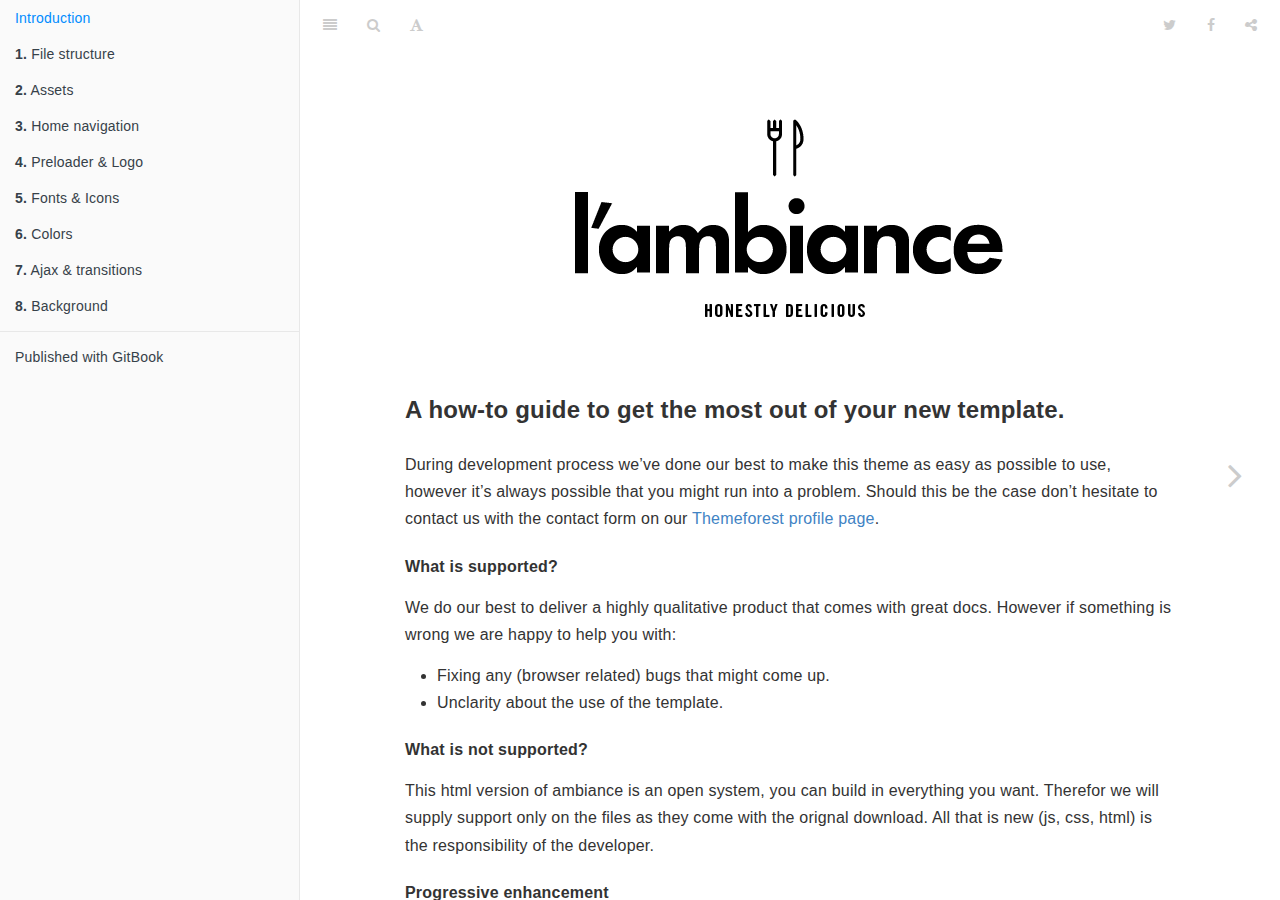
<file: ambiance/docs/index.html>
<!DOCTYPE HTML>
<html lang="en" >
    
    <head>
        
        <meta charset="UTF-8">
        <meta http-equiv="X-UA-Compatible" content="IE=edge" />
        <title>Introduction | A how-to guide to get the most out of your new template.</title>
        <meta content="text/html; charset=utf-8" http-equiv="Content-Type">
        <meta name="description" content="">
        <meta name="generator" content="GitBook 2.6.6">
        
        
        <meta name="HandheldFriendly" content="true"/>
        <meta name="viewport" content="width=device-width, initial-scale=1, user-scalable=no">
        <meta name="apple-mobile-web-app-capable" content="yes">
        <meta name="apple-mobile-web-app-status-bar-style" content="black">
        <link rel="apple-touch-icon-precomposed" sizes="152x152" href="gitbook/images/apple-touch-icon-precomposed-152.png">
        <link rel="shortcut icon" href="gitbook/images/favicon.ico" type="image/x-icon">
        
    <link rel="stylesheet" href="gitbook/style.css">
    
        
        <link rel="stylesheet" href="gitbook/plugins/gitbook-plugin-highlight/website.css">
        
    
        
        <link rel="stylesheet" href="gitbook/plugins/gitbook-plugin-search/search.css">
        
    
        
        <link rel="stylesheet" href="gitbook/plugins/gitbook-plugin-fontsettings/website.css">
        
    
    

        
    
    
    <link rel="next" href="./filestructure.html" />
    
    

        
    </head>
    <body>
        
        
    <div class="book"
        data-level="0"
        data-chapter-title="Introduction"
        data-filepath="readme.md"
        data-basepath="."
        data-revision="Wed Oct 19 2016 21:02:16 GMT+0200 (CEST)"
        data-innerlanguage="">
    

<div class="book-summary">
    <nav role="navigation">
        <ul class="summary">
            
            
            
            

            

            
    
        <li class="chapter active" data-level="0" data-path="index.html">
            
                
                    <a href="./index.html">
                
                        <i class="fa fa-check"></i>
                        
                        Introduction
                    </a>
            
            
        </li>
    
        <li class="chapter " data-level="1" data-path="filestructure.html">
            
                
                    <a href="./filestructure.html">
                
                        <i class="fa fa-check"></i>
                        
                            <b>1.</b>
                        
                        File structure
                    </a>
            
            
        </li>
    
        <li class="chapter " data-level="2" data-path="assets.html">
            
                
                    <a href="./assets.html">
                
                        <i class="fa fa-check"></i>
                        
                            <b>2.</b>
                        
                        Assets
                    </a>
            
            
        </li>
    
        <li class="chapter " data-level="3" data-path="homenavigation.html">
            
                
                    <a href="./homenavigation.html">
                
                        <i class="fa fa-check"></i>
                        
                            <b>3.</b>
                        
                        Home navigation
                    </a>
            
            
        </li>
    
        <li class="chapter " data-level="4" data-path="preloaderlogo.html">
            
                
                    <a href="./preloaderlogo.html">
                
                        <i class="fa fa-check"></i>
                        
                            <b>4.</b>
                        
                        Preloader &amp; Logo
                    </a>
            
            
        </li>
    
        <li class="chapter " data-level="5" data-path="fontsicons.html">
            
                
                    <a href="./fontsicons.html">
                
                        <i class="fa fa-check"></i>
                        
                            <b>5.</b>
                        
                        Fonts &amp; Icons
                    </a>
            
            
        </li>
    
        <li class="chapter " data-level="6" data-path="colors.html">
            
                
                    <a href="./colors.html">
                
                        <i class="fa fa-check"></i>
                        
                            <b>6.</b>
                        
                        Colors
                    </a>
            
            
        </li>
    
        <li class="chapter " data-level="7" data-path="ajax.html">
            
                
                    <a href="./ajax.html">
                
                        <i class="fa fa-check"></i>
                        
                            <b>7.</b>
                        
                        Ajax &amp; transitions
                    </a>
            
            
        </li>
    
        <li class="chapter " data-level="8" data-path="background.html">
            
                
                    <a href="./background.html">
                
                        <i class="fa fa-check"></i>
                        
                            <b>8.</b>
                        
                        Background
                    </a>
            
            
        </li>
    


            
            <li class="divider"></li>
            <li>
                <a href="https://www.gitbook.com" target="blank" class="gitbook-link">
                    Published with GitBook
                </a>
            </li>
            
        </ul>
    </nav>
</div>

    <div class="book-body">
        <div class="body-inner">
            <div class="book-header" role="navigation">
    <!-- Actions Left -->
    

    <!-- Title -->
    <h1>
        <i class="fa fa-circle-o-notch fa-spin"></i>
        <a href="./" >A how-to guide to get the most out of your new template.</a>
    </h1>
</div>

            <div class="page-wrapper" tabindex="-1" role="main">
                <div class="page-inner">
                
                
                    <section class="normal" id="section-">
                    
                        <p><img src="images/logo.png" alt=""></p>
<h3 id="a-howto-guide-to-get-the-most-out-of-your-new-template">A how-to guide to get the most out of your new template.</h3>
<p>During development process we&#x2019;ve done our best to make this theme as easy as possible to use, however it&#x2019;s always possible that you might run into a problem. Should this be the case don&#x2019;t hesitate to contact us with the contact form on our <a href="http://themeforest.net/user/StudioVagebond" target="_blank">Themeforest profile page</a>.</p>
<h5 id="what-is-supported">What is supported?</h5>
<p>We do our best to deliver a highly qualitative product that comes with great docs. However if something is wrong we are happy to help you with:</p>
<ul>
<li>Fixing any (browser related) bugs that might come up.</li>
<li>Unclarity about the use of the template.</li>
</ul>
<h5 id="what-is-not-supported">What is not supported?</h5>
<p>This html version of ambiance is an open system, you can build in everything you want. Therefor we will supply support only on the files as they come with the orignal download. All that is new (js, css, html) is the responsibility of the developer.</p>
<h5 id="progressive-enhancement">Progressive enhancement</h5>
<p>Nowadays there are many different devices and browsers out there. We guarantee this website to work from IE9 onwards. Next to that we check what features are available on the client and use them accordingly. Transitions supported? Show slick animation on a mouseover. Fullscreen video supported? Show it. Javascript? Use ajax to load screens. And so on.</p>
<h5 id="gracefully-degradable">Gracefully degradable</h5>
<p>The same thing goes the other way around. We aim to use the best solutions but if it&apos;s not available we use the next best thing.</p>

                    
                    </section>
                
                
                </div>
            </div>
        </div>

        
        
        <a href="./filestructure.html" class="navigation navigation-next navigation-unique" aria-label="Next page: File structure"><i class="fa fa-angle-right"></i></a>
        
    </div>
</div>

        
<script src="gitbook/app.js"></script>

    
    <script src="gitbook/plugins/gitbook-plugin-search/lunr.min.js"></script>
    

    
    <script src="gitbook/plugins/gitbook-plugin-search/search.js"></script>
    

    
    <script src="gitbook/plugins/gitbook-plugin-sharing/buttons.js"></script>
    

    
    <script src="gitbook/plugins/gitbook-plugin-fontsettings/buttons.js"></script>
    

<script>
require(["gitbook"], function(gitbook) {
    var config = {"highlight":{},"search":{"maxIndexSize":1000000},"sharing":{"facebook":true,"twitter":true,"google":false,"weibo":false,"instapaper":false,"vk":false,"all":["facebook","google","twitter","weibo","instapaper"]},"fontsettings":{"theme":"white","family":"sans","size":2}};
    gitbook.start(config);
});
</script>

        
    </body>
    
</html>
</file>
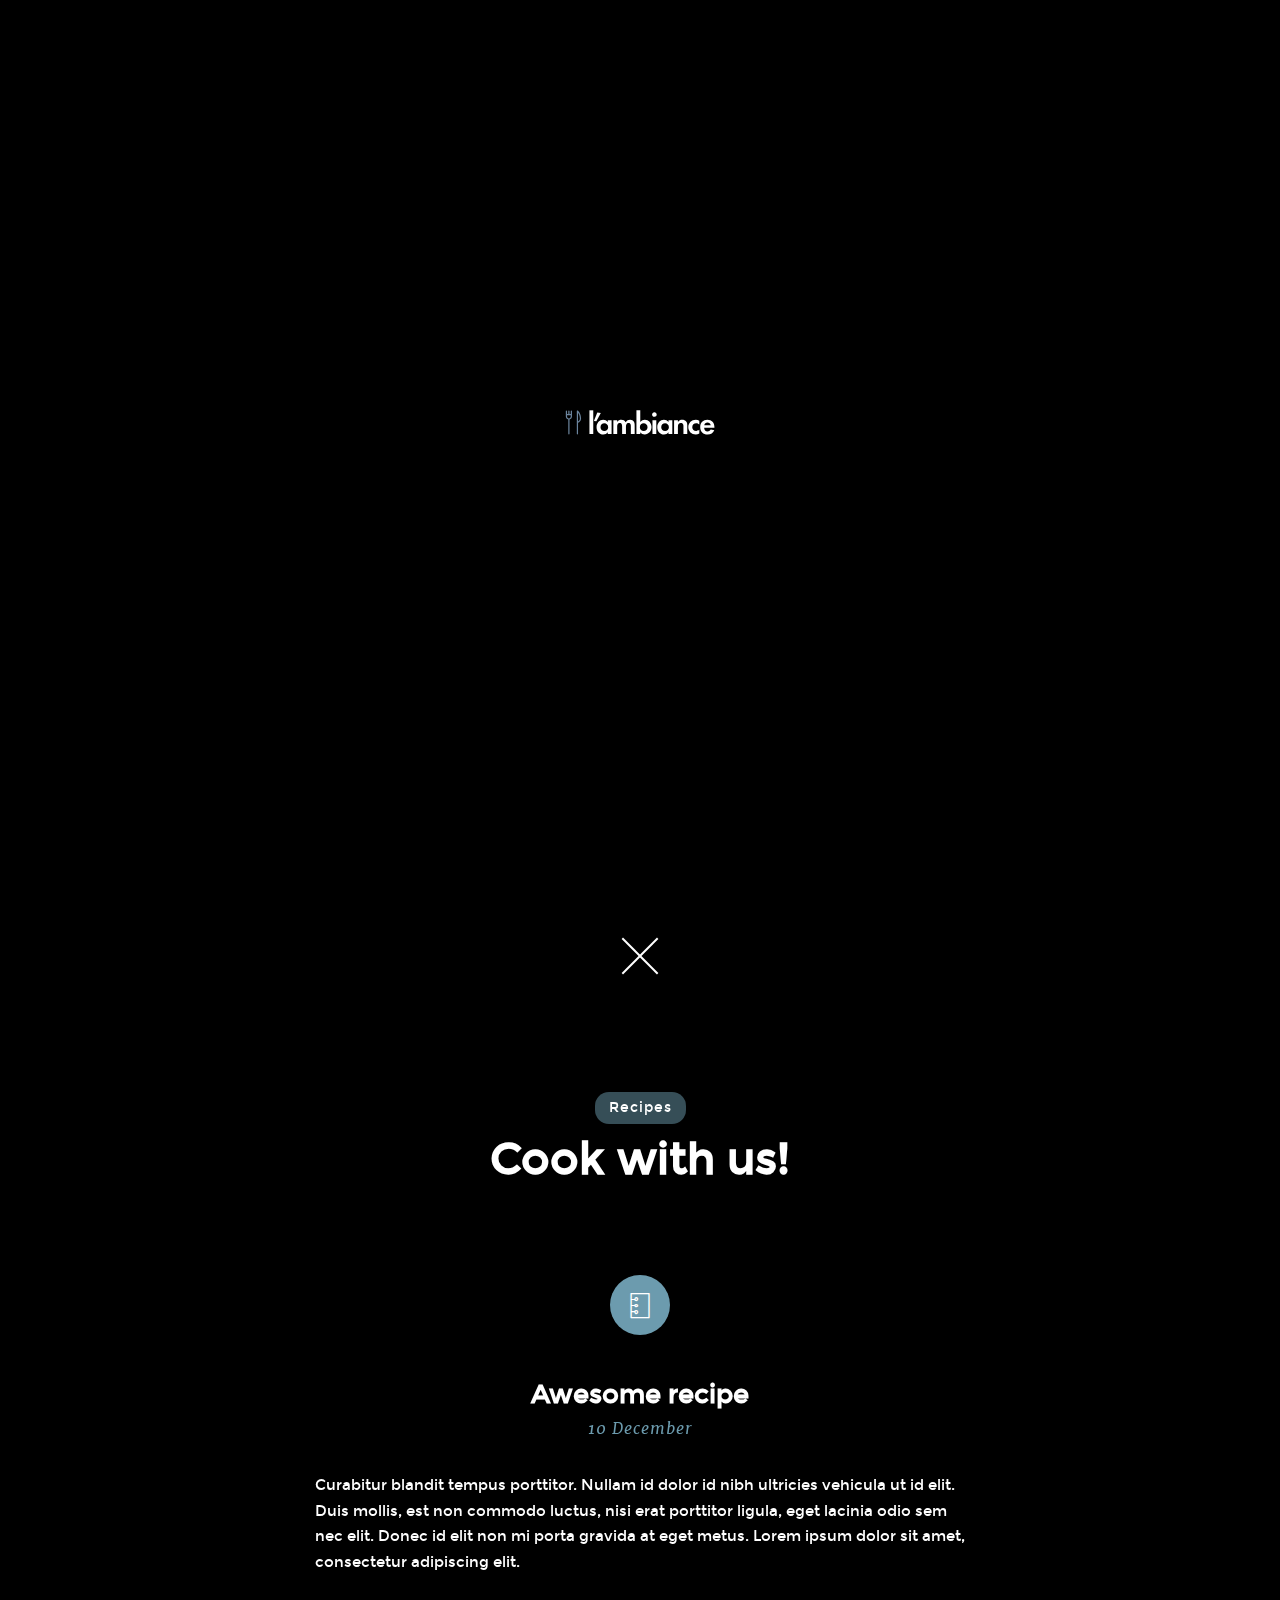
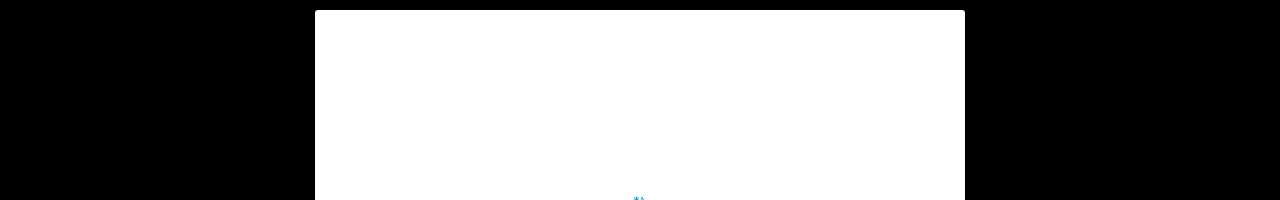
<file: ambiance/awesome_recipe.html>
<!DOCTYPE html>
<html lang="en">

<head>
    <meta charset="UTF-8">
    <title>Awesome recipe &middot; L'ambiance</title>

    <!-- mobile setup -->
    <meta name="viewport" content="width=device-width, initial-scale=1.0, maximum-scale=1.0, user-scalable=0" />
    <meta name="apple-mobile-web-app-title" content="L'ambiance" />

    <!-- stylesheet -->
    <link rel="stylesheet" href="./assets/css/style.css">

    <!-- Page description -->
    <meta name="description" content="">

    <!-- Facebook -->
    <meta property="og:title" content="Awesome recipe" />
    <meta property="og:type" content="article" />
    <meta property="og:url" content="./awesome_recipe.html/" />
    <meta property="og:description" content="" />

    <!-- Twitter -->
    <meta name="twitter:title" content="Awesome recipe" />
    <meta name="twitter:description" content="" />
    <!-- Favicons -->
    <link rel="apple-touch-icon" sizes="72x72" href="./assets/img/favicons/apple-touch-icon-72x72.png">
    <link rel="apple-touch-icon" sizes="120x120" href="./assets/img/favicons/apple-touch-icon-120x120.png">
    <link rel="apple-touch-icon" sizes="152x152" href="./assets/img/favicons/apple-touch-icon-152x152.png">
    <link rel="icon" type="image/png" href="./assets/img/favicons/favicon.png" sizes="96x96">

</head>

<body>

    <!-- Top shadow -->
    <div class="shadow"></div>
    <!-- end top shadow -->

    <!-- The splash screen -->
    <div id="splash">
        <div class="loader">
            <img class="splash-logo" src="./assets/img/logo/logo.svg" />
            <div class="line"></div>
        </div>
    </div>
    <!-- End of splash screen -->

    <div id="wrapper">
        <!-- main content -->
        <main>
            <!-- The header for content -->
            <header class="detail">
                <a href="." class="back" data-transition="slide-from-top">
                    <h1>back</h1>
                </a>
                <section>
                    <h3 class="badge">Recipes</h3>
                    <h1>Cook with us!</h1>
                </section>
            </header>
            <!-- end header -->
            <div class="content-wrap">
                <div class="content">
                    <i class="icon bg icon-Diary"></i>
                    <header>
                        <h2>Awesome recipe</h2>
                        <h4 class="serif">10 December</h4>
                    </header>
                    <p>Curabitur blandit tempus porttitor. Nullam id dolor id nibh ultricies vehicula ut id elit. Duis mollis, est non commodo luctus, nisi erat porttitor ligula, eget lacinia odio sem nec elit. Donec id elit non mi porta gravida at eget
                        metus. Lorem ipsum dolor sit amet, consectetur adipiscing elit.</p>

                    <figure>

                        <a href="./assets/img/slideshow/demo.jpg" class="gallery-item">
                            <img src="./assets/img/slideshow/demo.jpg" alt="Sweets" />

                            <figcaption>
                                <h3>Sweets</h3>
                                <p class="serif">For the sweet-tooth</p>
                                <i class="icon icon-Plus"></i>
                            </figcaption>
                        </a>
                    </figure>
                    <p>Donec quam felis, ultricies nec, pellentesque eu, pretium quis, sem. Aenean massa. Nullam dictum felis eu pede mollis pretium. Fusce convallis metus id felis luctus adipiscing. Duis lobortis massa imperdiet quam. Maecenas tempus, tellus
                        eget condimentum rhoncus, sem quam semper libero, sit amet adipiscing sem neque sed ipsum. Fusce commodo aliquam arcu. Quisque ut nisi. Aenean leo ligula.</p>





                    <p>Thank you for reading.</p>
                </div>
            </div>
            <!-- Block footer with signature and share links -->
            <footer class="overlay-dark">
                <div class="content">
                    <div class="signature">
                        <h6>Written by.</h6>
                        <h5>Pierre Gabant</h5>
                    </div>

                    <section class="share">
                        <h5>Share</h5>
                        <ul>
                            <li>
                                <a href="#" class="facebook">
                                    <i class="icon-social facebook"></i>
                                </a>
                            </li>
                            <li>
                                <a href="#" class="twitter">
                                    <i class="icon-social twitter"></i>
                                </a>
                            </li>
                            <li>
                                <a href="#" class="Yelp">
                                    <i class="icon-social yelp"></i>
                                </a>
                            </li>
                        </ul>
                    </section>
                </div>
            </footer>
            <!-- end footer -->
            <ul class="link-list">
                <li>
                    <a href="./filled_tomatoes.html" data-transition="slide-left">
                        <div class="content">
                            <h3>Weekly special</h3>
                            <ul>
                                <li>
                                    <i class="icon icon-Calendar"></i>
                                    <p>10 December</p>
                                </li>
                                <li>
                                    <i class="icon icon-Clock"></i>
                                    <p>0 min read</p>
                                </li>
                            </ul>
                            <i class="next icon icon-RightArrow"></i>
                        </div>
                    </a>
                </li>
                <li>
                    <a href="./sexy_salmon.html" data-transition="slide-left">
                        <div class="content">
                            <h3>Sexy salmon</h3>
                            <ul>
                                <li>
                                    <i class="icon icon-Calendar"></i>
                                    <p>10 December</p>
                                </li>
                                <li>
                                    <i class="icon icon-Clock"></i>
                                    <p>9 min read</p>
                                </li>
                            </ul>
                            <i class="next icon icon-RightArrow"></i>
                        </div>
                    </a>
                </li>
            </ul>
            <div data-remodal-id="modal">
                <i class="icon bg icon-CommentwithLines"></i>
                <button data-remodal-action="close" class="remodal-close"></button>
                <h1></h1>
                <p></p>
                <div class="signature center">
                    <h6>-CHEF-</h6>
                    <h5>Pierre Gabant</h5>
                </div>
            </div>
        </main>
        <!-- end of main content -->
    </div>

    <!-- The slideshow -->
    <ul id="slideshow" data-speed="6000">
        <li>
            <img src="./assets/img/slideshow/demo.jpg" alt="slideshow image" />
        </li>
        <li>
            <img src="./assets/img/slideshow/demo.jpg" alt="slideshow image" />
        </li>
        <li>
            <img src="./assets/img/slideshow/demo.jpg" alt="slideshow image" />
        </li>
        <li>
            <img src="./assets/img/slideshow/demo.jpg" alt="slideshow image" />
        </li>
        <li>
            <img src="./assets/img/slideshow/demo.jpg" alt="slideshow image" />
        </li>
        <li>
            <img src="./assets/img/slideshow/demo.jpg" alt="slideshow image" />
        </li>
        <li>
            <img src="./assets/img/slideshow/demo.jpg" alt="slideshow image" />
        </li>
        <li>
            <img src="./assets/img/slideshow/demo.jpg" alt="slideshow image" />
        </li>
        <li>
            <img src="./assets/img/slideshow/demo.jpg" alt="slideshow image" />
        </li>
        <li>
            <img src="./assets/img/slideshow/demo.jpg" alt="slideshow image" />
        </li>
        <li>
            <img src="./assets/img/slideshow/demo.jpg" alt="slideshow image" />
        </li>
        <li>
            <img src="./assets/img/slideshow/demo.jpg" alt="slideshow image" />
        </li>
        <li>
            <img src="./assets/img/slideshow/demo.jpg" alt="slideshow image" />
        </li>
    </ul>
    <!-- end of slideshow -->

    <!-- Root element of PhotoSwipe. Must have class pswp. -->
    <div class="pswp" tabindex="-1" role="dialog" aria-hidden="true">

        <!-- Background of PhotoSwipe.
         It's a separate element as animating opacity is faster than rgba(). -->
        <div class="pswp__bg"></div>

        <!-- Slides wrapper with overflow:hidden. -->
        <div class="pswp__scroll-wrap">

            <!-- Container that holds slides.
            PhotoSwipe keeps only 3 of them in the DOM to save memory.
            Don't modify these 3 pswp__item elements, data is added later on. -->
            <div class="pswp__container">
                <div class="pswp__item"></div>
                <div class="pswp__item"></div>
                <div class="pswp__item"></div>
            </div>

            <!-- Default (PhotoSwipeUI_Default) interface on top of sliding area. Can be changed. -->
            <div class="pswp__ui pswp__ui--hidden">

                <div class="pswp__top-bar">

                    <!--  Controls are self-explanatory. Order can be changed. -->

                    <div class="pswp__counter"></div>

                    <button class="pswp__button pswp__button--close" title="Close (Esc)"></button>

                    <button class="pswp__button pswp__button--share" title="Share"></button>

                    <button class="pswp__button pswp__button--fs" title="Toggle fullscreen"></button>

                    <button class="pswp__button pswp__button--zoom" title="Zoom in/out"></button>

                    <!-- Preloader demo http://codepen.io/dimsemenov/pen/yyBWoR -->
                    <!-- element will get class pswp__preloader--active when preloader is running -->
                    <div class="pswp__preloader">
                        <div class="pswp__preloader__icn">
                            <div class="pswp__preloader__cut">
                                <div class="pswp__preloader__donut"></div>
                            </div>
                        </div>
                    </div>
                </div>

                <div class="pswp__share-modal pswp__share-modal--hidden pswp__single-tap">
                    <div class="pswp__share-tooltip"></div>
                </div>

                <button class="pswp__button pswp__button--arrow--left" title="Previous (arrow left)">
            </button>

                <button class="pswp__button pswp__button--arrow--right" title="Next (arrow right)">
            </button>

                <div class="pswp__caption">
                    <div class="pswp__caption__center"></div>
                </div>

            </div>

        </div>

    </div>
    <!-- scripts -->
    <script type="text/javascript" src="./assets/js/libs/history.js"></script>
    <!-- end of scripts -->
    <!-- scripts -->
    <script type="text/javascript" src="./assets/js/libs/modernizr.js"></script>
    <!-- end of scripts -->
    <!-- scripts -->
    <script type="text/javascript" src="./assets/js/libs/page.js"></script>
    <!-- end of scripts -->
    <!-- scripts -->
    <script type="text/javascript" src="./assets/js/libs/jquery-2.2.3.js"></script>
    <!-- end of scripts -->
    <!-- scripts -->
    <script type="text/javascript" src="./assets/js/libs/backgroundvideo/backgroundvideo.js"></script>
    <!-- end of scripts -->
    <!-- scripts -->
    <script type="text/javascript" src="./assets/js/libs/photoswipe/photoswipe.js"></script>
    <!-- end of scripts -->
    <!-- scripts -->
    <script type="text/javascript" src="./assets/js/libs/photoswipe/photoswipe-ui-default.js"></script>
    <!-- end of scripts -->
    <!-- scripts -->
    <script type="text/javascript" src="./assets/js/libs/device.js"></script>
    <!-- end of scripts -->
    <!-- scripts -->
    <script type="text/javascript" src="./assets/js/libs/remodal/remodal.js"></script>
    <!-- end of scripts -->
    <!-- scripts -->
    <script type="text/javascript" src="./assets/js/custom/slidenavigation.js"></script>
    <!-- end of scripts -->
    <!-- scripts -->
    <script type="text/javascript" src="./assets/js/app.js"></script>
    <!-- end of scripts -->


</body>

</html>
</file>
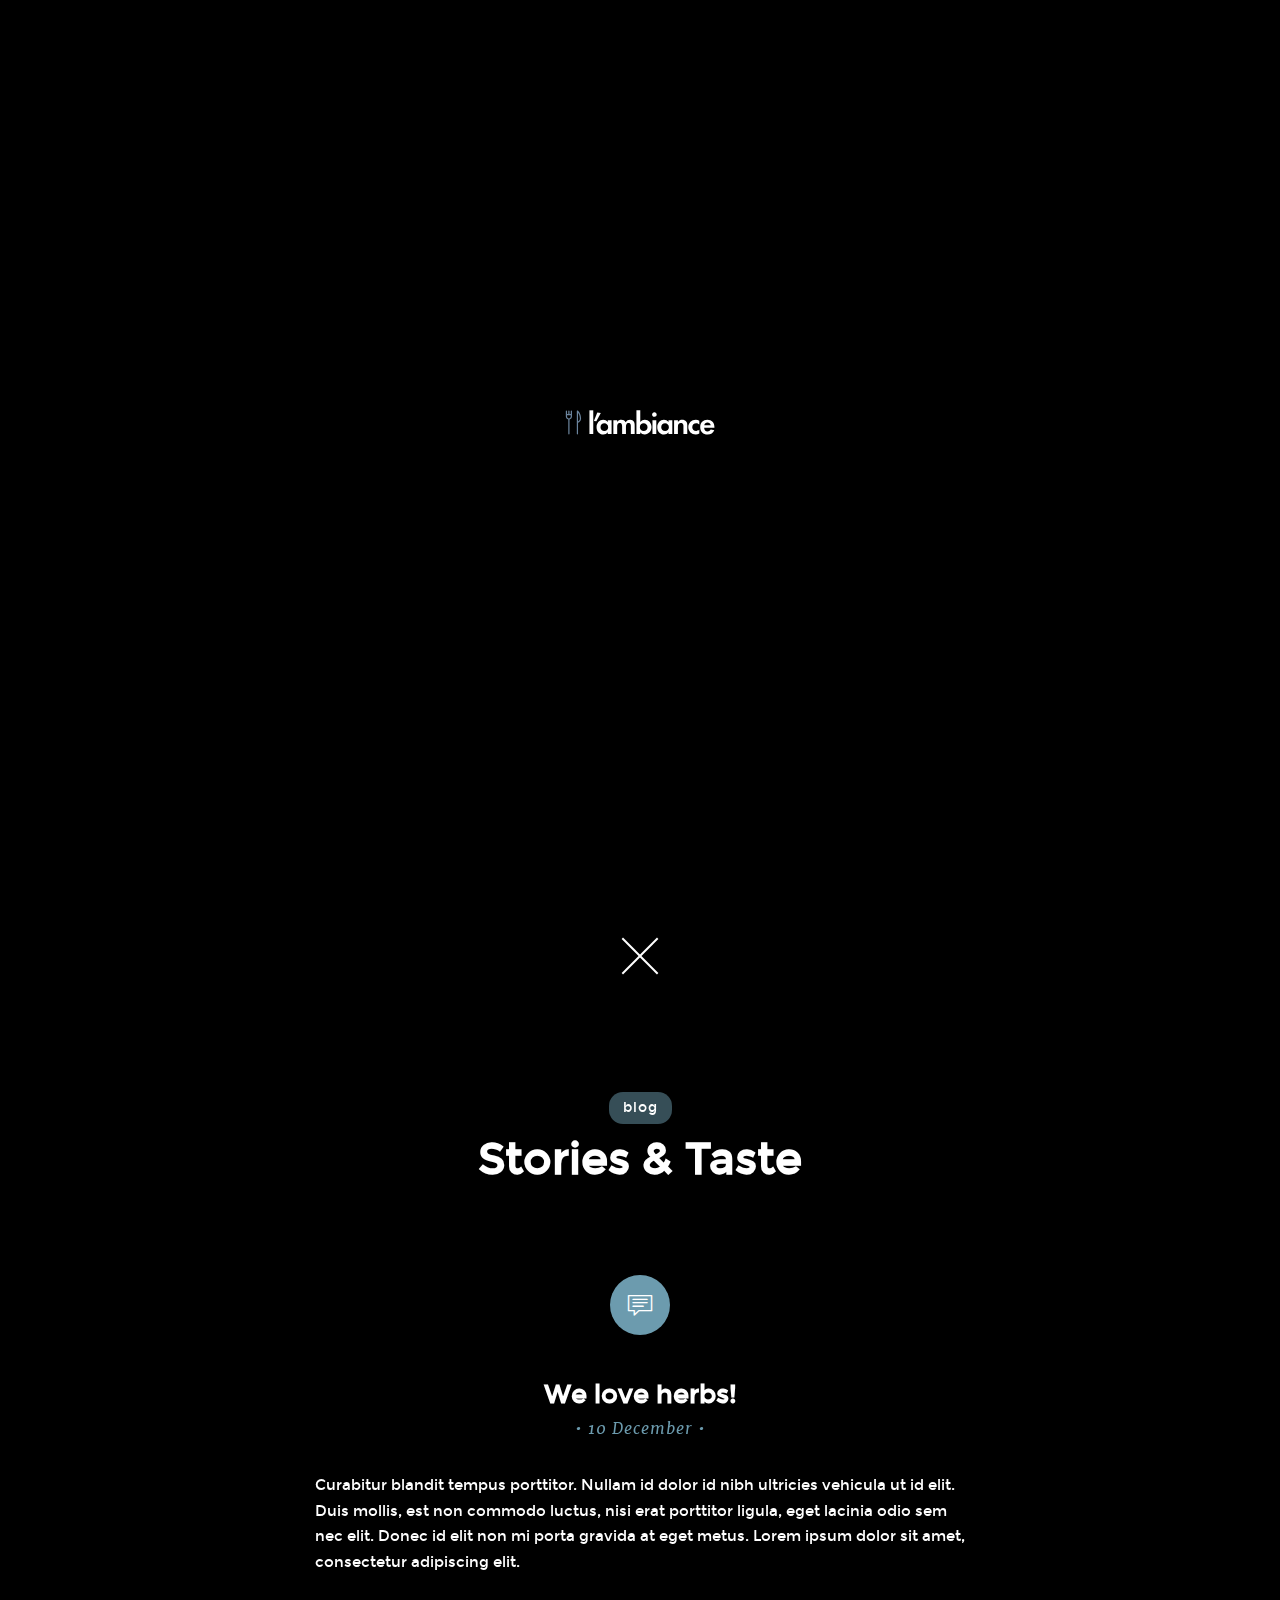
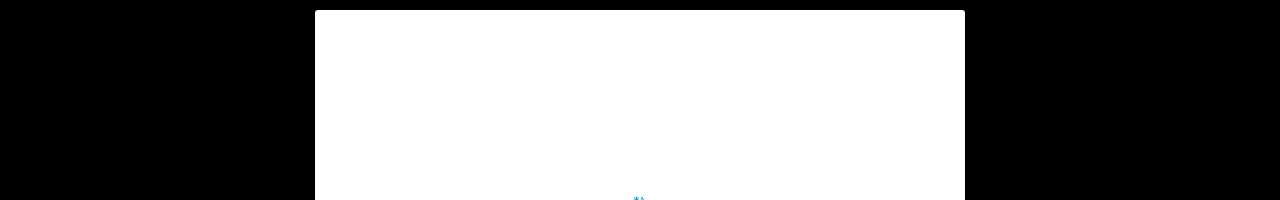
<file: ambiance/blog.html>
<!DOCTYPE html>
<html lang="en">

<head>
    <meta charset="UTF-8">
    <title>Blog &middot; L'ambiance</title>

    <!-- mobile setup -->
    <meta name="viewport" content="width=device-width, initial-scale=1.0, maximum-scale=1.0, user-scalable=0" />
    <meta name="apple-mobile-web-app-title" content="L'ambiance" />

    <!-- stylesheet -->
    <link rel="stylesheet" href="./assets/css/style.css">

    <!-- Page description -->
    <meta name="description" content="Your home for Ambiance related news, updates, tips, and tricks!">

    <!-- Facebook -->
    <meta property="og:title" content="Blog" />
    <meta property="og:type" content="article" />
    <meta property="og:url" content="./blog.html/" />
    <meta property="og:description" content="" />

    <!-- Twitter -->
    <meta name="twitter:title" content="Blog" />
    <meta name="twitter:description" content="" />
    <!-- Favicons -->
    <link rel="apple-touch-icon" sizes="72x72" href="./assets/img/favicons/apple-touch-icon-72x72.png">
    <link rel="apple-touch-icon" sizes="120x120" href="./assets/img/favicons/apple-touch-icon-120x120.png">
    <link rel="apple-touch-icon" sizes="152x152" href="./assets/img/favicons/apple-touch-icon-152x152.png">
    <link rel="icon" type="image/png" href="./assets/img/favicons/favicon.png" sizes="96x96">

</head>

<body>

    <!-- Top shadow -->
    <div class="shadow"></div>
    <!-- end top shadow -->

    <!-- The splash screen -->
    <div id="splash">
        <div class="loader">
            <img class="splash-logo" src="./assets/img/logo/logo.svg" />
            <div class="line"></div>
        </div>
    </div>
    <!-- End of splash screen -->

    <div id="wrapper">
        <!-- main content -->
        <main>
            <!-- The header for content -->
            <header class="detail">
                <a href="." class="back" data-transition="slide-from-top">
                    <h1>back</h1>
                </a>
                <section>
                    <h3 class="badge">blog</h3>
                    <h1>Stories &amp; Taste</h1>
                </section>
            </header>
            <!-- end header -->
            <div class="content-wrap">
                <div class="content">
                    <i class="icon bg icon-CommentwithLines"></i>
                    <section>
                        <header>
                            <h2>We love herbs!</h2>
                            <h4 class="serif">• 10 December •</h4>
                        </header>

                        <p>Curabitur blandit tempus porttitor. Nullam id dolor id nibh ultricies vehicula ut id elit. Duis mollis, est non commodo luctus, nisi erat porttitor ligula, eget lacinia odio sem nec elit. Donec id elit non mi porta gravida at eget
                            metus. Lorem ipsum dolor sit amet, consectetur adipiscing elit.</p>

                        <figure>

                            <a href="./assets/img/slideshow/demo.jpg" class="gallery-item">
                                <img src="./assets/img/slideshow/demo.jpg" alt="Fabulous breakfast" />

                                <figcaption>
                                    <h3>Fabulous breakfast</h3>
                                    <p class="serif">Something different</p>
                                    <i class="icon icon-Plus"></i>
                                </figcaption>
                            </a>
                        </figure>
                        <blockquote>
                            <p>"It&#039;s like tasting a slice of heaven"</p>
                        </blockquote>

                        <p>Donec sed odio dui. Curabitur blandit tempus porttitor. Donec ullamcorper nulla non metus auctor fringilla. Morbi leo risus, porta ac consectetur ac, vestibulum at eros.</p>

                        <figure>

                            <a href="./assets/img/slideshow/demo.jpg" class="gallery-item">
                                <img src="./assets/img/slideshow/demo.jpg" alt="Something different" />

                                <figcaption>
                                    <h3>Something different</h3>
                                    <p class="serif">5 star presentation</p>
                                    <i class="icon icon-Plus"></i>
                                </figcaption>
                            </a>
                        </figure>
                        <p>Cras justo odio, dapibus ac facilisis in, egestas eget quam. Duis mollis, est non commodo luctus. Cras justo odio, dapibus ac facilisis in, egestas eget quam. Donec ullamcorper nulla non metus auctor fringilla.</p>

                        <figure>

                            <a href="./assets/img/slideshow/demo.jpg" class="gallery-item">
                                <img src="./assets/img/slideshow/demo.jpg" alt="Noodles with sesame" />

                                <figcaption>
                                    <h3>Noodles with sesame</h3>
                                    <p class="serif">Soulfood for the soul</p>
                                    <i class="icon icon-Plus"></i>
                                </figcaption>
                            </a>
                        </figure>
                        <ul class="simple-list">
                            <li>
                                <h4>taste is personal</h4>
                            </li>
                            <li>
                                <h4>It will always be like that</h4>
                            </li>
                            <li>
                                <h4>Some have it, some don&#039;t</h4>
                            </li>
                        </ul>
                        <p>Sed posuere consectetur est at lobortis. Vestibulum id ligula porta felis euismod semper. Nullam quis risus eget urna mollis ornare vel eu leo.</p>
                    </section>
                </div>
            </div>
            <!-- Block footer with signature and share links -->
            <footer class="overlay-dark">
                <div class="content">
                    <div class="signature">
                        <h6>Written by.</h6>
                        <h5>Pierre Gabant</h5>
                    </div>

                    <section class="share">
                        <h5>Share</h5>
                        <ul>
                            <li>
                                <a href="/" class="instagram">
                                    <i class="icon-social instagram"></i>
                                </a>
                            </li>
                            <li>
                                <a href="/" class="dribbble">
                                    <i class="icon-social dribbble"></i>
                                </a>
                            </li>
                            <li>
                                <a href="/" class="Pinterest">
                                    <i class="icon-social pinterest"></i>
                                </a>
                            </li>
                        </ul>
                    </section>
                </div>
            </footer>
            <!-- end footer -->
            <ul class="link-list">
                <li>
                    <a href="./growing-fresh.html" data-transition="slide-left">
                        <div class="content">
                            <h3>We like it fresh!</h3>
                            <ul>
                                <li>
                                    <i class="icon icon-Calendar"></i>
                                    <p>10 December</p>
                                </li>
                                <li>
                                    <i class="icon icon-Clock"></i>
                                    <p>10 min read</p>
                                </li>
                            </ul>
                            <i class="next icon icon-RightArrow"></i>
                        </div>
                    </a>
                </li>
                <li>
                    <a href="./new-dish.html" data-transition="slide-left">
                        <div class="content">
                            <h3>Weekly special</h3>
                            <ul>
                                <li>
                                    <i class="icon icon-Calendar"></i>
                                    <p>10 December</p>
                                </li>
                                <li>
                                    <i class="icon icon-Clock"></i>
                                    <p>9 min read</p>
                                </li>
                            </ul>
                            <i class="next icon icon-RightArrow"></i>
                        </div>
                    </a>
                </li>
            </ul>
            <div data-remodal-id="modal">
                <i class="icon bg icon-CommentwithLines"></i>
                <button data-remodal-action="close" class="remodal-close"></button>
                <h1></h1>
                <p></p>
                <div class="signature center">
                    <h6>-CHEF-</h6>
                    <h5>Pierre Gabant</h5>
                </div>
            </div>
        </main>
        <!-- end of main content -->
    </div>

    <!-- The slideshow -->
    <ul id="slideshow" data-speed="6000">
        <li>
            <img src="./assets/img/slideshow/demo.jpg" alt="slideshow image" />
        </li>
        <li>
            <img src="./assets/img/slideshow/demo.jpg" alt="slideshow image" />
        </li>
        <li>
            <img src="./assets/img/slideshow/demo.jpg" alt="slideshow image" />
        </li>
        <li>
            <img src="./assets/img/slideshow/demo.jpg" alt="slideshow image" />
        </li>
        <li>
            <img src="./assets/img/slideshow/demo.jpg" alt="slideshow image" />
        </li>
        <li>
            <img src="./assets/img/slideshow/demo.jpg" alt="slideshow image" />
        </li>
        <li>
            <img src="./assets/img/slideshow/demo.jpg" alt="slideshow image" />
        </li>
        <li>
            <img src="./assets/img/slideshow/demo.jpg" alt="slideshow image" />
        </li>
        <li>
            <img src="./assets/img/slideshow/demo.jpg" alt="slideshow image" />
        </li>
        <li>
            <img src="./assets/img/slideshow/demo.jpg" alt="slideshow image" />
        </li>
        <li>
            <img src="./assets/img/slideshow/demo.jpg" alt="slideshow image" />
        </li>
        <li>
            <img src="./assets/img/slideshow/demo.jpg" alt="slideshow image" />
        </li>
        <li>
            <img src="./assets/img/slideshow/demo.jpg" alt="slideshow image" />
        </li>
    </ul>
    <!-- end of slideshow -->

    <!-- Root element of PhotoSwipe. Must have class pswp. -->
    <div class="pswp" tabindex="-1" role="dialog" aria-hidden="true">

        <!-- Background of PhotoSwipe.
         It's a separate element as animating opacity is faster than rgba(). -->
        <div class="pswp__bg"></div>

        <!-- Slides wrapper with overflow:hidden. -->
        <div class="pswp__scroll-wrap">

            <!-- Container that holds slides.
            PhotoSwipe keeps only 3 of them in the DOM to save memory.
            Don't modify these 3 pswp__item elements, data is added later on. -->
            <div class="pswp__container">
                <div class="pswp__item"></div>
                <div class="pswp__item"></div>
                <div class="pswp__item"></div>
            </div>

            <!-- Default (PhotoSwipeUI_Default) interface on top of sliding area. Can be changed. -->
            <div class="pswp__ui pswp__ui--hidden">

                <div class="pswp__top-bar">

                    <!--  Controls are self-explanatory. Order can be changed. -->

                    <div class="pswp__counter"></div>

                    <button class="pswp__button pswp__button--close" title="Close (Esc)"></button>

                    <button class="pswp__button pswp__button--share" title="Share"></button>

                    <button class="pswp__button pswp__button--fs" title="Toggle fullscreen"></button>

                    <button class="pswp__button pswp__button--zoom" title="Zoom in/out"></button>

                    <!-- Preloader demo http://codepen.io/dimsemenov/pen/yyBWoR -->
                    <!-- element will get class pswp__preloader--active when preloader is running -->
                    <div class="pswp__preloader">
                        <div class="pswp__preloader__icn">
                            <div class="pswp__preloader__cut">
                                <div class="pswp__preloader__donut"></div>
                            </div>
                        </div>
                    </div>
                </div>

                <div class="pswp__share-modal pswp__share-modal--hidden pswp__single-tap">
                    <div class="pswp__share-tooltip"></div>
                </div>

                <button class="pswp__button pswp__button--arrow--left" title="Previous (arrow left)">
            </button>

                <button class="pswp__button pswp__button--arrow--right" title="Next (arrow right)">
            </button>

                <div class="pswp__caption">
                    <div class="pswp__caption__center"></div>
                </div>

            </div>

        </div>

    </div>
    <!-- scripts -->
    <script type="text/javascript" src="./assets/js/libs/history.js"></script>
    <!-- end of scripts -->
    <!-- scripts -->
    <script type="text/javascript" src="./assets/js/libs/modernizr.js"></script>
    <!-- end of scripts -->
    <!-- scripts -->
    <script type="text/javascript" src="./assets/js/libs/page.js"></script>
    <!-- end of scripts -->
    <!-- scripts -->
    <script type="text/javascript" src="./assets/js/libs/jquery-2.2.3.js"></script>
    <!-- end of scripts -->
    <!-- scripts -->
    <script type="text/javascript" src="./assets/js/libs/backgroundvideo/backgroundvideo.js"></script>
    <!-- end of scripts -->
    <!-- scripts -->
    <script type="text/javascript" src="./assets/js/libs/photoswipe/photoswipe.js"></script>
    <!-- end of scripts -->
    <!-- scripts -->
    <script type="text/javascript" src="./assets/js/libs/photoswipe/photoswipe-ui-default.js"></script>
    <!-- end of scripts -->
    <!-- scripts -->
    <script type="text/javascript" src="./assets/js/libs/device.js"></script>
    <!-- end of scripts -->
    <!-- scripts -->
    <script type="text/javascript" src="./assets/js/libs/remodal/remodal.js"></script>
    <!-- end of scripts -->
    <!-- scripts -->
    <script type="text/javascript" src="./assets/js/custom/slidenavigation.js"></script>
    <!-- end of scripts -->
    <!-- scripts -->
    <script type="text/javascript" src="./assets/js/app.js"></script>
    <!-- end of scripts -->


</body>

</html>
</file>
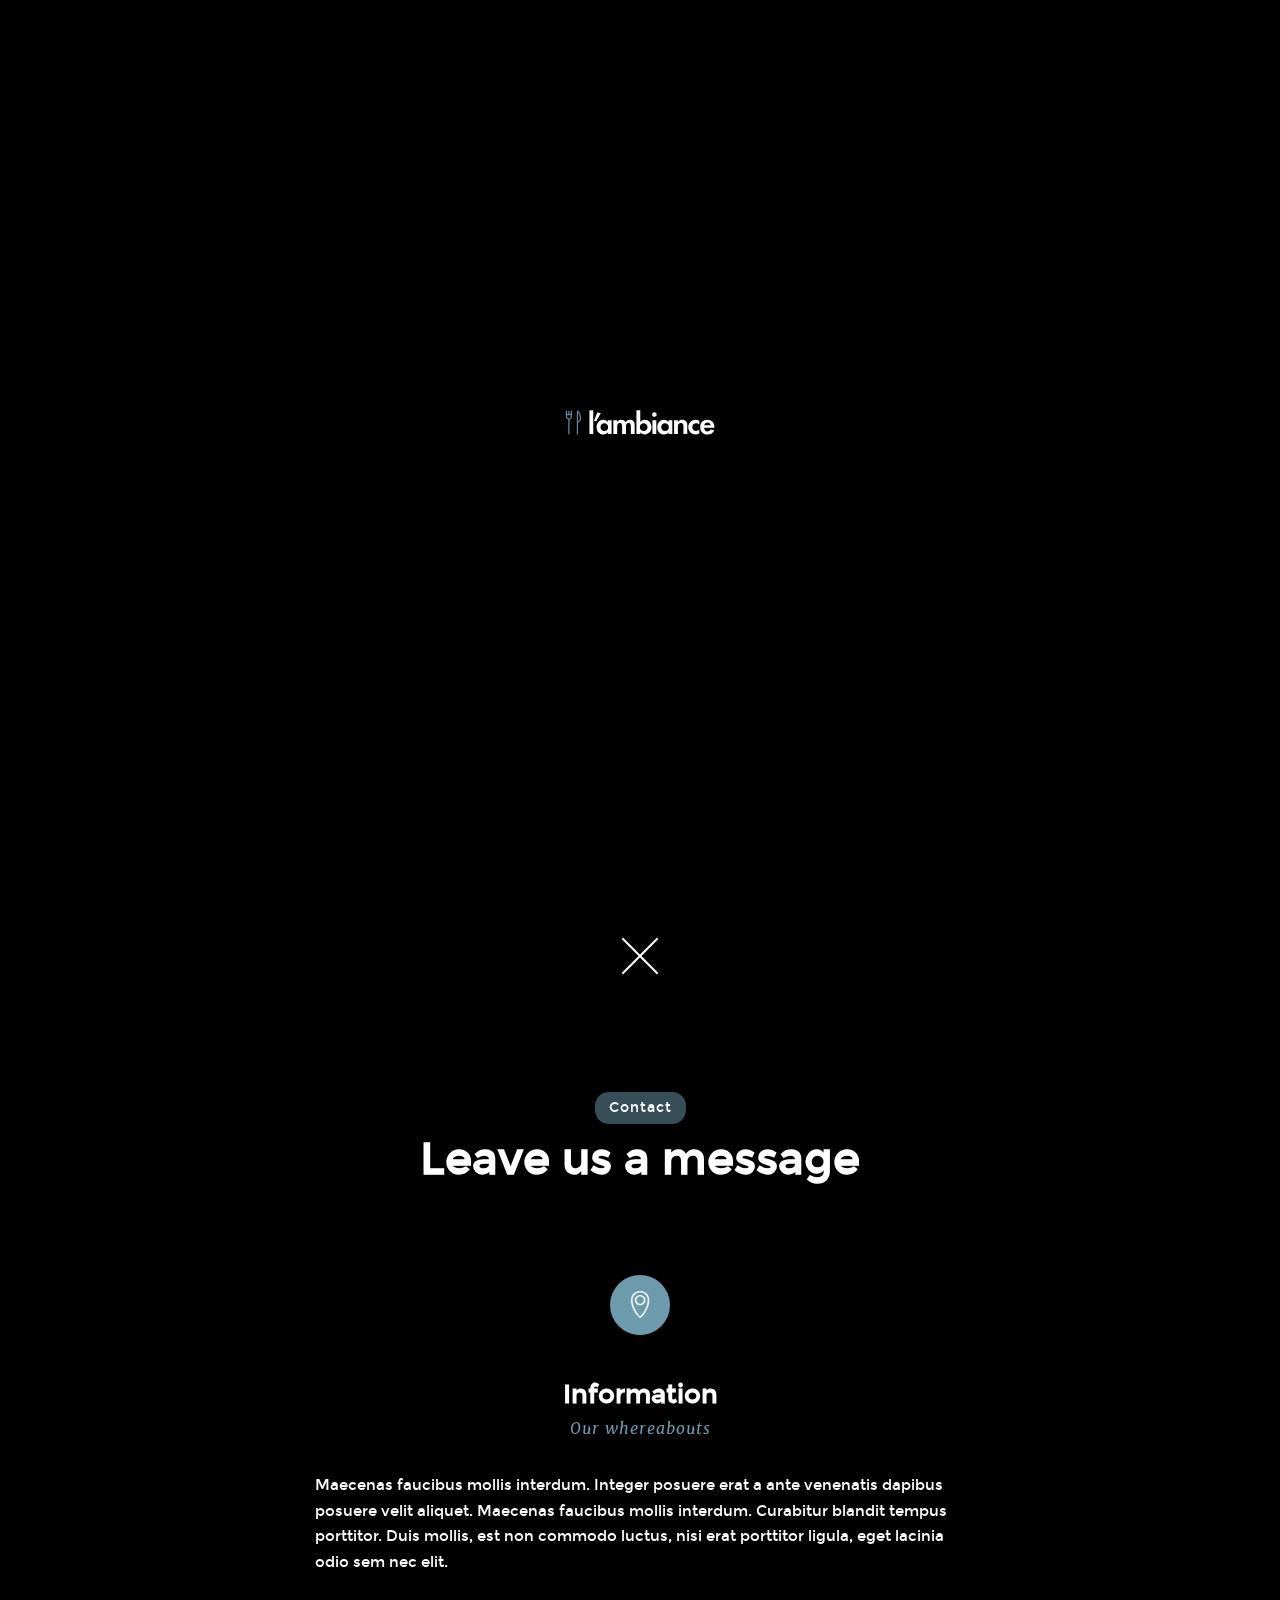
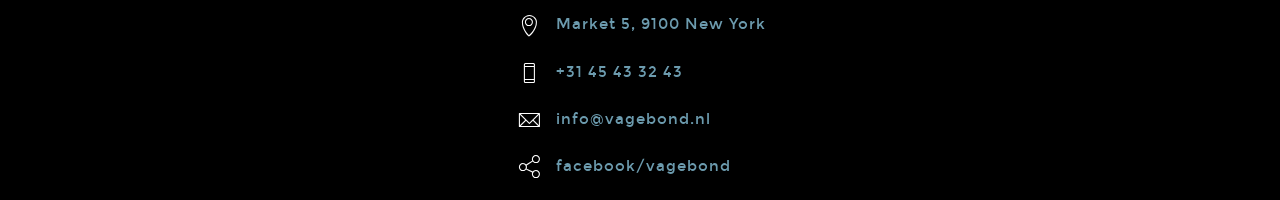
<file: ambiance/contact.html>
<!DOCTYPE html>
<html lang="en">

<head>
    <meta charset="UTF-8">
    <title>contact &middot; L'ambiance</title>

    <!-- mobile setup -->
    <meta name="viewport" content="width=device-width, initial-scale=1.0, maximum-scale=1.0, user-scalable=0" />
    <meta name="apple-mobile-web-app-title" content="L'ambiance" />

    <!-- stylesheet -->
    <link rel="stylesheet" href="./assets/css/style.css">

    <!-- Page description -->
    <meta name="description" content="">

    <!-- Facebook -->
    <meta property="og:title" content="contact" />
    <meta property="og:type" content="article" />
    <meta property="og:url" content="./contact.html/" />
    <meta property="og:description" content="Here the excerp for this page" />

    <!-- Twitter -->
    <meta name="twitter:title" content="contact" />
    <meta name="twitter:description" content="Here the excerp for this page" />
    <!-- Favicons -->
    <link rel="apple-touch-icon" sizes="72x72" href="./assets/img/favicons/apple-touch-icon-72x72.png">
    <link rel="apple-touch-icon" sizes="120x120" href="./assets/img/favicons/apple-touch-icon-120x120.png">
    <link rel="apple-touch-icon" sizes="152x152" href="./assets/img/favicons/apple-touch-icon-152x152.png">
    <link rel="icon" type="image/png" href="./assets/img/favicons/favicon.png" sizes="96x96">

</head>

<body>

    <!-- Top shadow -->
    <div class="shadow"></div>
    <!-- end top shadow -->

    <!-- The splash screen -->
    <div id="splash">
        <div class="loader">
            <img class="splash-logo" src="./assets/img/logo/logo.svg" />
            <div class="line"></div>
        </div>
    </div>
    <!-- End of splash screen -->

    <div id="wrapper">
        <!-- main content -->
        <main>
            <!-- The header for content -->
            <header class="detail">
                <a href="." class="back" data-transition="slide-from-top">
                    <h1>back</h1>
                </a>
                <section>
                    <h3 class="badge">Contact</h3>
                    <h1>Leave us a message</h1>
                </section>
            </header>
            <!-- end header -->
            <div class="content-wrap">
                <section class="content">
                    <i class="icon bg icon-LocationMarker"></i>
                    <section class="info">
                        <header>
                            <h2>Information</h2>
                            <h4 class="serif">Our whereabouts</h4>
                        </header>
                        <p>Maecenas faucibus mollis interdum. Integer posuere erat a ante venenatis dapibus posuere velit aliquet. Maecenas faucibus mollis interdum. Curabitur blandit tempus porttitor. Duis mollis, est non commodo luctus, nisi erat porttitor
                            ligula, eget lacinia odio sem nec elit.</p>
                        <ul class="icon-list">
                            <li>
                                <a href="#">
                                    <i class="icon icon-LocationMarker"></i>
                                    <span>Market 5, 9100 New York</span>
                                </a>
                            </li>
                            <li>
                                <a href="tel:+31 45 43 32 43">
                                    <i class="icon icon-Phone"></i>
                                    <span>+31 45 43 32 43</span>
                                </a>
                            </li>
                            <li>
                                <a href="mailto:info@vagebond.nl">
                                    <i class="icon icon-Email"></i>
                                    <span>info@vagebond.nl</span>
                                </a>
                            </li>
                            <li>
                                <a href="#">
                                    <i class="icon icon-Share"></i>
                                    <span>facebook/vagebond</span>
                                </a>
                            </li>
                        </ul>
                    </section>
                    <section class="hours">
                        <header>
                            <h2>Opening hours</h2>
                            <h4 class="serif">Clockwise</h4>
                        </header>
                        <p>Cum sociis natoque penatibus et magnis dis parturient montes, nascetur ridiculus mus. Sed posuere consectetur est at lobortis. Duis mollis, est non commodo luctus, nisi erat porttitor ligula, eget lacinia odio sem.</p>
                        <div class="hours">
                            <time itemprop="openingHours" datetime="Monday 10:00-24:00">
                    <strong>Monday</strong>
                    <h3>10.00 - 24:00</h3>
                </time>
                            <time itemprop="openingHours" datetime="Tuesday 10:00-24:00">
                    <strong>Tuesday</strong>
                    <h3>10.00 - 24.00</h3>
                </time>
                            <time itemprop="openingHours" datetime="Wednesday 10:00-24:00">
                    <strong>Wednesday</strong>
                    <h3>10:00 - 24:00</h3>
                </time>
                            <time itemprop="openingHours" datetime="Closed">
                    <strong>Thursday</strong>
                    <h3>Closed</h3>
                </time>
                            <time itemprop="openingHours" datetime="Friday 10:00-24:00">
                    <strong>Friday</strong>
                    <h3>10:00 - 12:00</h3>
                </time>
                            <time itemprop="openingHours" datetime="Saturday 10:00-23:00">
                    <strong>Saturday</strong>
                    <h3>10:00 - 23:00</h3>
                </time>
                            <time itemprop="openingHours" datetime="Sunday closed">
                    <strong>Sunday</strong>
                    <h3>Closed</h3>
                </time>
                        </div>
                    </section>
                    <section class="form-inline">
                        <header>
                            <h2>Message</h2>
                            <h4 class="serif">We'd like to hear from you!</h4>
                        </header>
                        <p>Nullam quis risus eget urna mollis ornare vel eu leo. Fusce dapibus, tellus ac cursus commodo, tortor mauris condimentum nibh, ut fermentum massa justo sit amet risus. Etiam porta sem malesuada magna mollis euismod. Cras justo
                            odio, dapibus ac facilisis in.</p>
                        <form action="./php/contact.php" method="post" id="contact-form" class="form ambiance-html-form">
                            <div class="row">
                                <div class="form-group">
                                    <input name="name" id="name" type="text" placeholder="name">
                                    <i class="icon icon-User"></i>
                                </div>
                                <div class="form-group">
                                    <input class="full-border" name="email" id="email" type="email" placeholder="email">
                                    <i class="icon icon-Email"></i>
                                </div>
                            </div>
                            <div class="form-group">
                                <textarea rows="10" cols="40" required="required" name="message" id="body" placeholder="message"></textarea>
                                <i class="icon icon-Typing"></i>
                            </div>
                            <span class="message"><strong>Status.</strong> idle</span>
                            <div class="submit">
                                <button type="submit" value="submit">
                        <i class="icon icon-Forward"></i>
                    </button>
                            </div>
                        </form>
                    </section>
                </section>
            </div>
            <div data-remodal-id="modal">
                <i class="icon bg icon-CommentwithLines"></i>
                <button data-remodal-action="close" class="remodal-close"></button>
                <h1>Thank you!</h1>
                <p>We will get back to you as soon as possible!</p>
                <div class="signature center">
                    <h6>-CHEF-</h6>
                    <h5>Pierre Gabant</h5>
                </div>
            </div>
        </main>
        <!-- end of main content -->
    </div>

    <!-- The slideshow -->
    <ul id="slideshow" data-speed="6000">
        <li>
            <img src="./assets/img/slideshow/demo.jpg" alt="slideshow image" />
        </li>
        <li>
            <img src="./assets/img/slideshow/demo.jpg" alt="slideshow image" />
        </li>
        <li>
            <img src="./assets/img/slideshow/demo.jpg" alt="slideshow image" />
        </li>
        <li>
            <img src="./assets/img/slideshow/demo.jpg" alt="slideshow image" />
        </li>
        <li>
            <img src="./assets/img/slideshow/demo.jpg" alt="slideshow image" />
        </li>
        <li>
            <img src="./assets/img/slideshow/demo.jpg" alt="slideshow image" />
        </li>
        <li>
            <img src="./assets/img/slideshow/demo.jpg" alt="slideshow image" />
        </li>
        <li>
            <img src="./assets/img/slideshow/demo.jpg" alt="slideshow image" />
        </li>
        <li>
            <img src="./assets/img/slideshow/demo.jpg" alt="slideshow image" />
        </li>
        <li>
            <img src="./assets/img/slideshow/demo.jpg" alt="slideshow image" />
        </li>
        <li>
            <img src="./assets/img/slideshow/demo.jpg" alt="slideshow image" />
        </li>
        <li>
            <img src="./assets/img/slideshow/demo.jpg" alt="slideshow image" />
        </li>
        <li>
            <img src="./assets/img/slideshow/demo.jpg" alt="slideshow image" />
        </li>
    </ul>
    <!-- end of slideshow -->

    <!-- Root element of PhotoSwipe. Must have class pswp. -->
    <div class="pswp" tabindex="-1" role="dialog" aria-hidden="true">

        <!-- Background of PhotoSwipe.
         It's a separate element as animating opacity is faster than rgba(). -->
        <div class="pswp__bg"></div>

        <!-- Slides wrapper with overflow:hidden. -->
        <div class="pswp__scroll-wrap">

            <!-- Container that holds slides.
            PhotoSwipe keeps only 3 of them in the DOM to save memory.
            Don't modify these 3 pswp__item elements, data is added later on. -->
            <div class="pswp__container">
                <div class="pswp__item"></div>
                <div class="pswp__item"></div>
                <div class="pswp__item"></div>
            </div>

            <!-- Default (PhotoSwipeUI_Default) interface on top of sliding area. Can be changed. -->
            <div class="pswp__ui pswp__ui--hidden">

                <div class="pswp__top-bar">

                    <!--  Controls are self-explanatory. Order can be changed. -->

                    <div class="pswp__counter"></div>

                    <button class="pswp__button pswp__button--close" title="Close (Esc)"></button>

                    <button class="pswp__button pswp__button--share" title="Share"></button>

                    <button class="pswp__button pswp__button--fs" title="Toggle fullscreen"></button>

                    <button class="pswp__button pswp__button--zoom" title="Zoom in/out"></button>

                    <!-- Preloader demo http://codepen.io/dimsemenov/pen/yyBWoR -->
                    <!-- element will get class pswp__preloader--active when preloader is running -->
                    <div class="pswp__preloader">
                        <div class="pswp__preloader__icn">
                            <div class="pswp__preloader__cut">
                                <div class="pswp__preloader__donut"></div>
                            </div>
                        </div>
                    </div>
                </div>

                <div class="pswp__share-modal pswp__share-modal--hidden pswp__single-tap">
                    <div class="pswp__share-tooltip"></div>
                </div>

                <button class="pswp__button pswp__button--arrow--left" title="Previous (arrow left)">
            </button>

                <button class="pswp__button pswp__button--arrow--right" title="Next (arrow right)">
            </button>

                <div class="pswp__caption">
                    <div class="pswp__caption__center"></div>
                </div>

            </div>

        </div>

    </div>
    <!-- scripts -->
    <script type="text/javascript" src="./assets/js/libs/history.js"></script>
    <!-- end of scripts -->
    <!-- scripts -->
    <script type="text/javascript" src="./assets/js/libs/modernizr.js"></script>
    <!-- end of scripts -->
    <!-- scripts -->
    <script type="text/javascript" src="./assets/js/libs/page.js"></script>
    <!-- end of scripts -->
    <!-- scripts -->
    <script type="text/javascript" src="./assets/js/libs/jquery-2.2.3.js"></script>
    <!-- end of scripts -->
    <!-- scripts -->
    <script type="text/javascript" src="./assets/js/libs/backgroundvideo/backgroundvideo.js"></script>
    <!-- end of scripts -->
    <!-- scripts -->
    <script type="text/javascript" src="./assets/js/libs/photoswipe/photoswipe.js"></script>
    <!-- end of scripts -->
    <!-- scripts -->
    <script type="text/javascript" src="./assets/js/libs/photoswipe/photoswipe-ui-default.js"></script>
    <!-- end of scripts -->
    <!-- scripts -->
    <script type="text/javascript" src="./assets/js/libs/device.js"></script>
    <!-- end of scripts -->
    <!-- scripts -->
    <script type="text/javascript" src="./assets/js/libs/remodal/remodal.js"></script>
    <!-- end of scripts -->
    <!-- scripts -->
    <script type="text/javascript" src="./assets/js/custom/slidenavigation.js"></script>
    <!-- end of scripts -->
    <!-- scripts -->
    <script type="text/javascript" src="./assets/js/app.js"></script>
    <!-- end of scripts -->


</body>

</html>
</file>
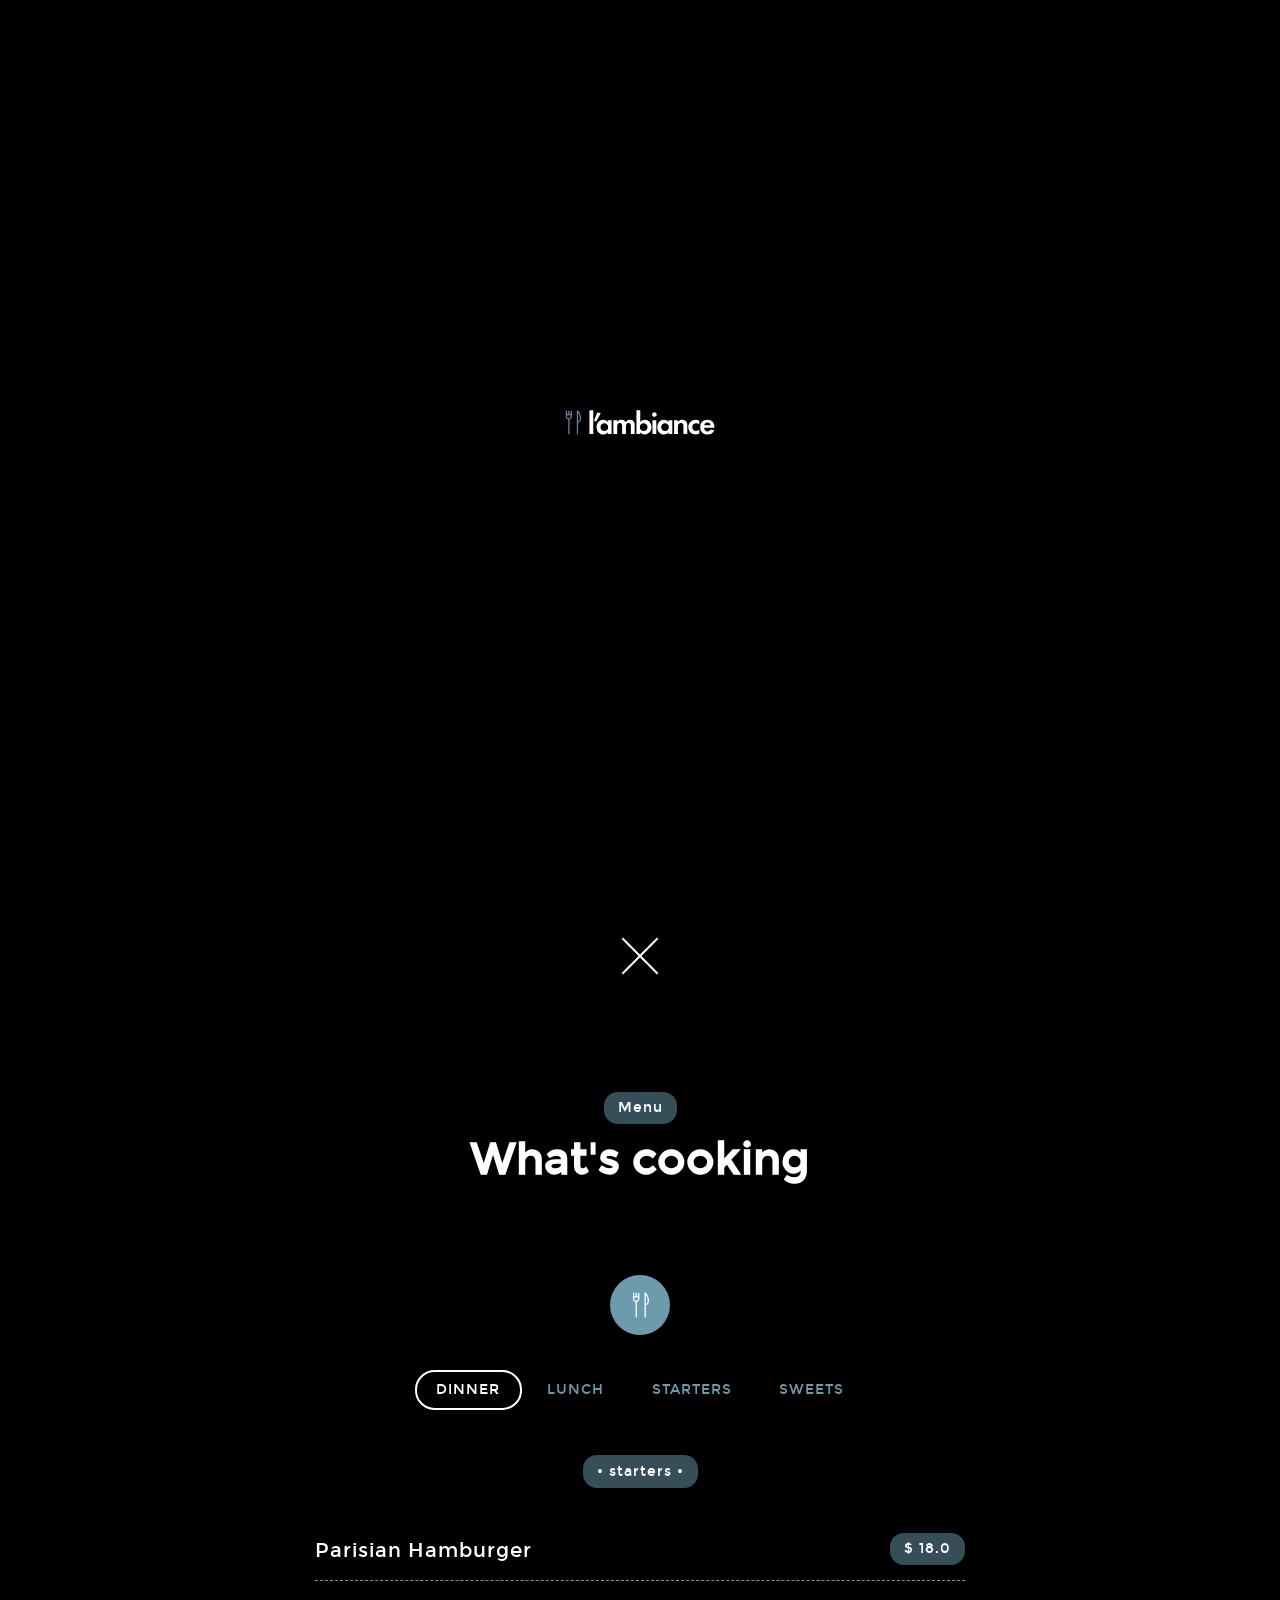
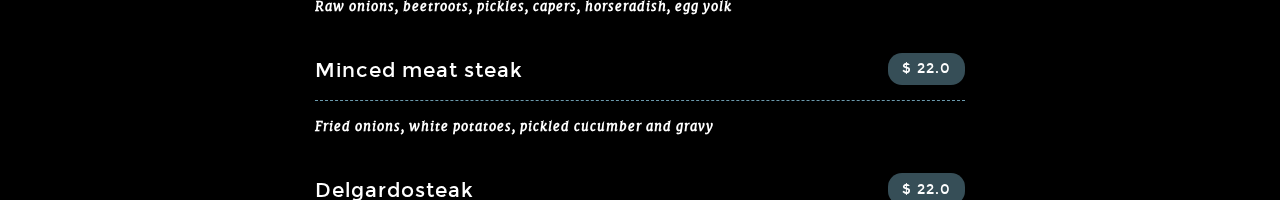
<file: ambiance/dinner.html>
<!DOCTYPE html>
<html lang="en">

<head>
    <meta charset="UTF-8">
    <title>dinner &middot; L'ambiance</title>

    <!-- mobile setup -->
    <meta name="viewport" content="width=device-width, initial-scale=1.0, maximum-scale=1.0, user-scalable=0" />
    <meta name="apple-mobile-web-app-title" content="L'ambiance" />

    <!-- stylesheet -->
    <link rel="stylesheet" href="./assets/css/style.css">

    <!-- Page description -->
    <meta name="description" content="">

    <!-- Facebook -->
    <meta property="og:title" content="dinner" />
    <meta property="og:type" content="article" />
    <meta property="og:url" content="./dinner.html/" />
    <meta property="og:description" content="" />

    <!-- Twitter -->
    <meta name="twitter:title" content="dinner" />
    <meta name="twitter:description" content="" />
    <!-- Favicons -->
    <link rel="apple-touch-icon" sizes="72x72" href="./assets/img/favicons/apple-touch-icon-72x72.png">
    <link rel="apple-touch-icon" sizes="120x120" href="./assets/img/favicons/apple-touch-icon-120x120.png">
    <link rel="apple-touch-icon" sizes="152x152" href="./assets/img/favicons/apple-touch-icon-152x152.png">
    <link rel="icon" type="image/png" href="./assets/img/favicons/favicon.png" sizes="96x96">

</head>

<body>

    <!-- Top shadow -->
    <div class="shadow"></div>
    <!-- end top shadow -->

    <!-- The splash screen -->
    <div id="splash">
        <div class="loader">
            <img class="splash-logo" src="./assets/img/logo/logo.svg" />
            <div class="line"></div>
        </div>
    </div>
    <!-- End of splash screen -->

    <div id="wrapper">
        <!-- main content -->
        <main>
            <!-- The header for content -->
            <header class="detail">
                <a href="." class="back" data-transition="slide-from-top">
                    <h1>back</h1>
                </a>
                <section>
                    <h3 class="badge">Menu</h3>
                    <h1>What&#039;s cooking</h1>
                </section>
            </header>
            <!-- end header -->
            <div class="content-wrap">
                <div class="content">
                    <i class="icon bg icon-Food"></i>
                    <header class="with-subnav">
                        <ul>
                            <li class="btn active">
                                <a href="./dinner.html" data-transition="slide-left">
                                    <h4>dinner</h4>
                                </a>
                            </li>
                            <li class="btn ">
                                <a href="./lunch.html" data-transition="slide-left">
                                    <h4>lunch</h4>
                                </a>
                            </li>
                            <li class="btn ">
                                <a href="./starters.html" data-transition="slide-left">
                                    <h4>starters</h4>
                                </a>
                            </li>
                            <li class="btn ">
                                <a href="./sweets.html" data-transition="slide-left">
                                    <h4>sweets</h4>
                                </a>
                            </li>
                        </ul>
                    </header>

                    <!-- menu content -->
                    <header>
                        <h3 class="badge">• starters •</h3>
                    </header>

                    <ul class="price-list">
                        <li>
                            <div class="top">
                                <h3 class="title">Parisian Hamburger</h3>
                                <h4 class="price badge">$ 18.0</h4>
                            </div>
                            <p class="description">Raw onions, beetroots, pickles, capers, horseradish, egg yolk</p>
                        </li>
                        <li>
                            <div class="top">
                                <h3 class="title">Minced meat steak</h3>
                                <h4 class="price badge">$ 22.0</h4>
                            </div>
                            <p class="description">Fried onions, white potatoes, pickled cucumber and gravy</p>
                        </li>
                        <li>
                            <div class="top">
                                <h3 class="title">Delgardosteak</h3>
                                <h4 class="price badge">$ 22.0</h4>
                            </div>
                            <p class="description">Mustard, tomato, cheese, fried potatoes and gravy</p>
                        </li>
                        <li>
                            <div class="top">
                                <h3 class="title">Pork rib roast</h3>
                                <h4 class="price badge">$ 25.0</h4>
                            </div>
                            <p class="description">White potatoes, red cabbage, pickled cucumber and gravy</p>
                        </li>
                        <li>
                            <div class="top">
                                <h3 class="title">Today’s special</h3>
                                <h4 class="price badge">$ 22.0</h4>
                            </div>
                            <p class="description">Everyday fresh</p>
                        </li>
                    </ul>
                    <header>
                        <h3 class="badge">• specials •</h3>
                    </header>

                    <ul class="price-list">
                        <li>
                            <div class="top">
                                <h3 class="title">Breaded shrimps</h3>
                                <h4 class="price badge">$ 22</h4>
                            </div>
                            <p class="description">Salad, dressing, lemon, bread and butter</p>
                        </li>
                        <li>
                            <div class="top">
                                <h3 class="title">Lagune-cocktail</h3>
                                <h4 class="price badge">$ 19</h4>
                            </div>
                            <p class="description">Shrimps, pineapple, salad, dressing, bread and butter</p>
                        </li>
                        <li>
                            <div class="top">
                                <h3 class="title">Smoked salmon</h3>
                                <h4 class="price badge">$ 16</h4>
                            </div>
                            <p class="description">Asparagus, herb dressing, salad, bread and butter</p>
                        </li>
                        <li>
                            <div class="top">
                                <h3 class="title">Green salad</h3>
                                <h4 class="price badge">$ 22</h4>
                            </div>
                            <p class="description">Dressing, bread and butter</p>
                        </li>
                    </ul>

                    <aside class="notice">
                        <i class="icon bg inverted icon-Notification"></i>
                        <h3>Chef&#039;s notice</h3>
                        <p>We have fresh tuna coming in every day ask for our specials. Let us surprise you.</p>
                    </aside>

                    <!-- end menu content -->
                </div>
            </div>
            <div data-remodal-id="modal">
                <i class="icon bg icon-CommentwithLines"></i>
                <button data-remodal-action="close" class="remodal-close"></button>
                <h1></h1>
                <p></p>
                <div class="signature center">
                    <h6>-CHEF-</h6>
                    <h5>Pierre Gabant</h5>
                </div>
            </div>
        </main>
        <!-- end of main content -->
    </div>

    <!-- The slideshow -->
    <ul id="slideshow" data-speed="6000">
        <li>
            <img src="./assets/img/slideshow/demo.jpg" alt="slideshow image" />
        </li>
        <li>
            <img src="./assets/img/slideshow/demo.jpg" alt="slideshow image" />
        </li>
        <li>
            <img src="./assets/img/slideshow/demo.jpg" alt="slideshow image" />
        </li>
        <li>
            <img src="./assets/img/slideshow/demo.jpg" alt="slideshow image" />
        </li>
        <li>
            <img src="./assets/img/slideshow/demo.jpg" alt="slideshow image" />
        </li>
        <li>
            <img src="./assets/img/slideshow/demo.jpg" alt="slideshow image" />
        </li>
        <li>
            <img src="./assets/img/slideshow/demo.jpg" alt="slideshow image" />
        </li>
        <li>
            <img src="./assets/img/slideshow/demo.jpg" alt="slideshow image" />
        </li>
        <li>
            <img src="./assets/img/slideshow/demo.jpg" alt="slideshow image" />
        </li>
        <li>
            <img src="./assets/img/slideshow/demo.jpg" alt="slideshow image" />
        </li>
        <li>
            <img src="./assets/img/slideshow/demo.jpg" alt="slideshow image" />
        </li>
        <li>
            <img src="./assets/img/slideshow/demo.jpg" alt="slideshow image" />
        </li>
        <li>
            <img src="./assets/img/slideshow/demo.jpg" alt="slideshow image" />
        </li>
    </ul>
    <!-- end of slideshow -->

    <!-- Root element of PhotoSwipe. Must have class pswp. -->
    <div class="pswp" tabindex="-1" role="dialog" aria-hidden="true">

        <!-- Background of PhotoSwipe.
         It's a separate element as animating opacity is faster than rgba(). -->
        <div class="pswp__bg"></div>

        <!-- Slides wrapper with overflow:hidden. -->
        <div class="pswp__scroll-wrap">

            <!-- Container that holds slides.
            PhotoSwipe keeps only 3 of them in the DOM to save memory.
            Don't modify these 3 pswp__item elements, data is added later on. -->
            <div class="pswp__container">
                <div class="pswp__item"></div>
                <div class="pswp__item"></div>
                <div class="pswp__item"></div>
            </div>

            <!-- Default (PhotoSwipeUI_Default) interface on top of sliding area. Can be changed. -->
            <div class="pswp__ui pswp__ui--hidden">

                <div class="pswp__top-bar">

                    <!--  Controls are self-explanatory. Order can be changed. -->

                    <div class="pswp__counter"></div>

                    <button class="pswp__button pswp__button--close" title="Close (Esc)"></button>

                    <button class="pswp__button pswp__button--share" title="Share"></button>

                    <button class="pswp__button pswp__button--fs" title="Toggle fullscreen"></button>

                    <button class="pswp__button pswp__button--zoom" title="Zoom in/out"></button>

                    <!-- Preloader demo http://codepen.io/dimsemenov/pen/yyBWoR -->
                    <!-- element will get class pswp__preloader--active when preloader is running -->
                    <div class="pswp__preloader">
                        <div class="pswp__preloader__icn">
                            <div class="pswp__preloader__cut">
                                <div class="pswp__preloader__donut"></div>
                            </div>
                        </div>
                    </div>
                </div>

                <div class="pswp__share-modal pswp__share-modal--hidden pswp__single-tap">
                    <div class="pswp__share-tooltip"></div>
                </div>

                <button class="pswp__button pswp__button--arrow--left" title="Previous (arrow left)">
            </button>

                <button class="pswp__button pswp__button--arrow--right" title="Next (arrow right)">
            </button>

                <div class="pswp__caption">
                    <div class="pswp__caption__center"></div>
                </div>

            </div>

        </div>

    </div>
    <!-- scripts -->
    <script type="text/javascript" src="./assets/js/libs/history.js"></script>
    <!-- end of scripts -->
    <!-- scripts -->
    <script type="text/javascript" src="./assets/js/libs/modernizr.js"></script>
    <!-- end of scripts -->
    <!-- scripts -->
    <script type="text/javascript" src="./assets/js/libs/page.js"></script>
    <!-- end of scripts -->
    <!-- scripts -->
    <script type="text/javascript" src="./assets/js/libs/jquery-2.2.3.js"></script>
    <!-- end of scripts -->
    <!-- scripts -->
    <script type="text/javascript" src="./assets/js/libs/backgroundvideo/backgroundvideo.js"></script>
    <!-- end of scripts -->
    <!-- scripts -->
    <script type="text/javascript" src="./assets/js/libs/photoswipe/photoswipe.js"></script>
    <!-- end of scripts -->
    <!-- scripts -->
    <script type="text/javascript" src="./assets/js/libs/photoswipe/photoswipe-ui-default.js"></script>
    <!-- end of scripts -->
    <!-- scripts -->
    <script type="text/javascript" src="./assets/js/libs/device.js"></script>
    <!-- end of scripts -->
    <!-- scripts -->
    <script type="text/javascript" src="./assets/js/libs/remodal/remodal.js"></script>
    <!-- end of scripts -->
    <!-- scripts -->
    <script type="text/javascript" src="./assets/js/custom/slidenavigation.js"></script>
    <!-- end of scripts -->
    <!-- scripts -->
    <script type="text/javascript" src="./assets/js/app.js"></script>
    <!-- end of scripts -->


</body>

</html>
</file>
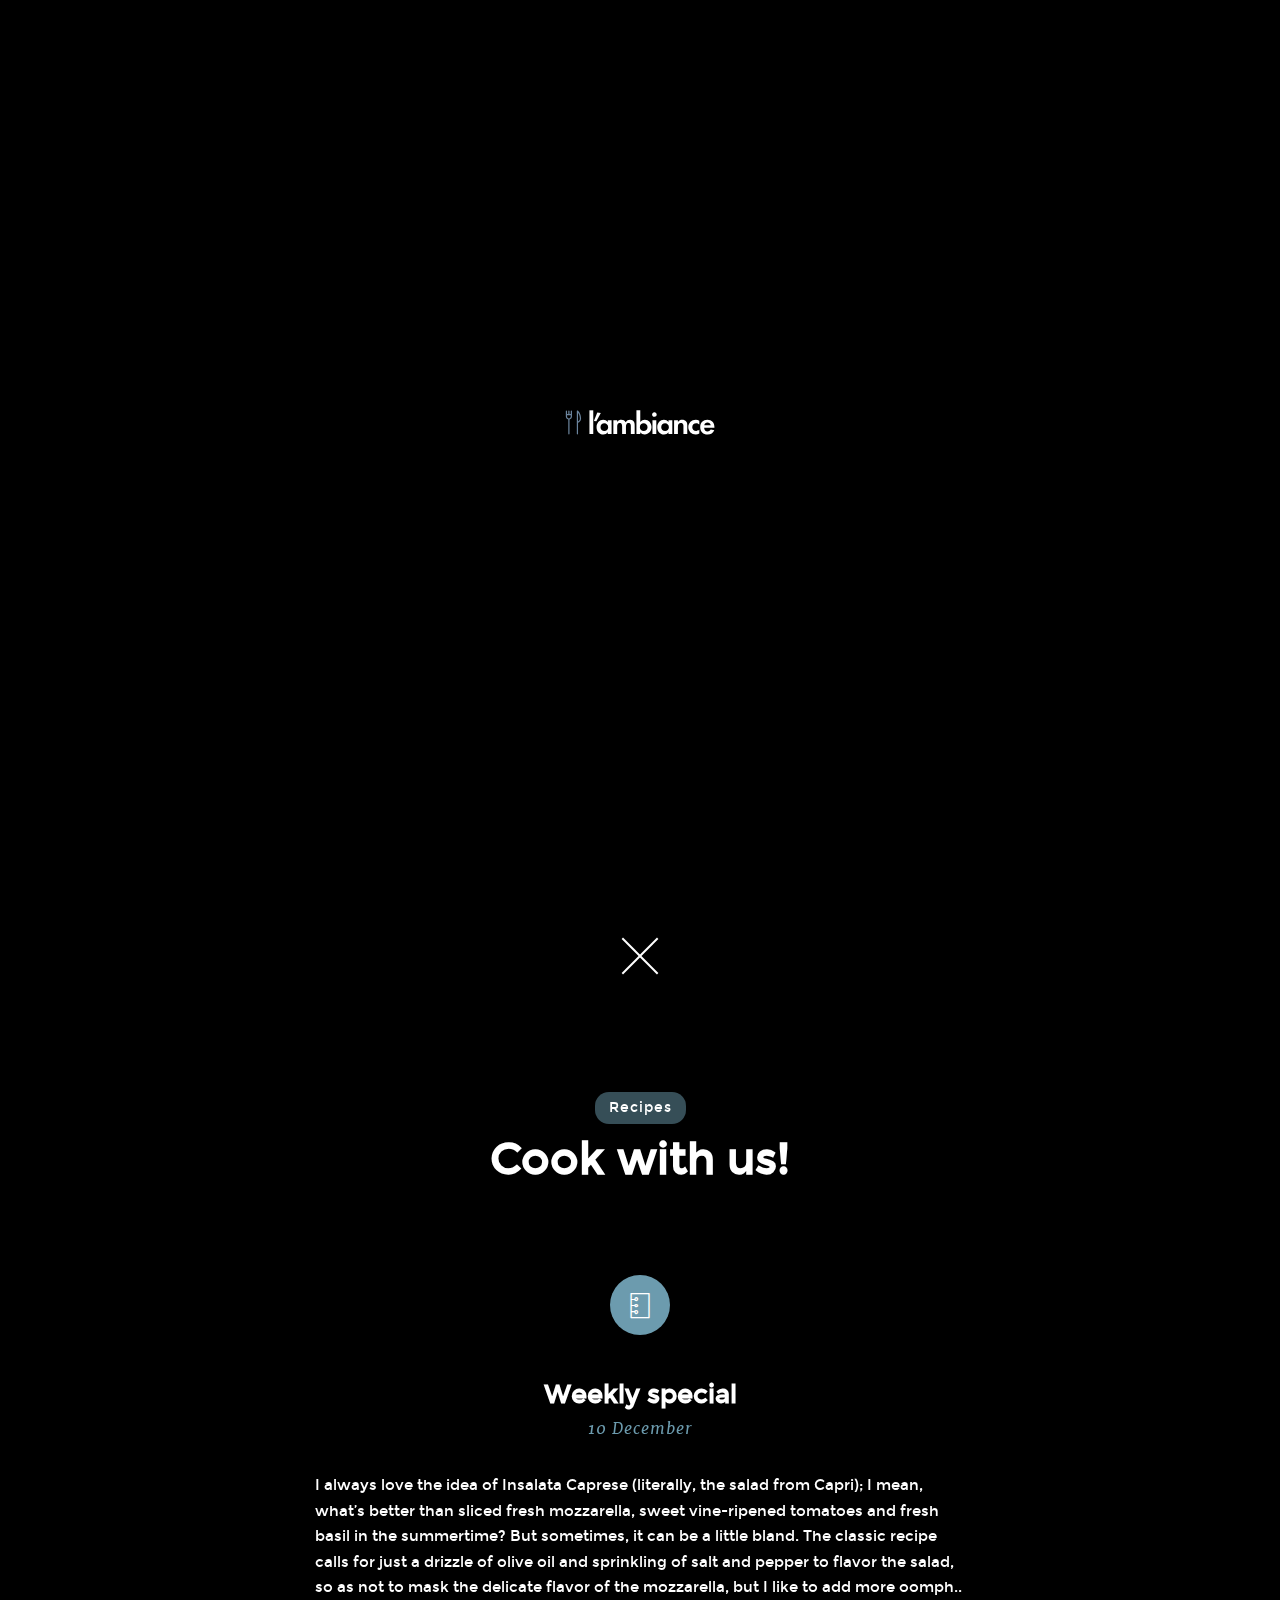
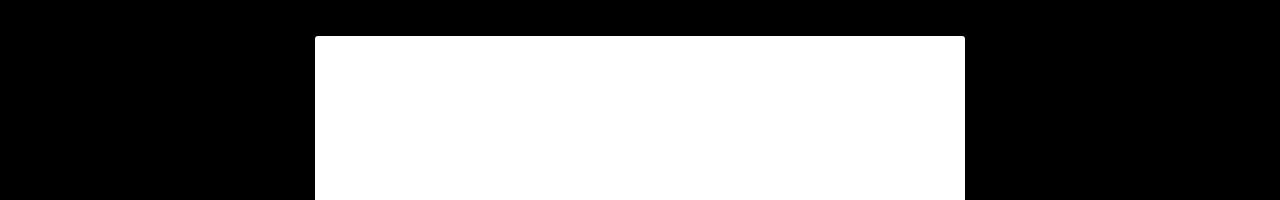
<file: ambiance/filled_tomatoes.html>
<!DOCTYPE html>
<html lang="en">

<head>
    <meta charset="UTF-8">
    <title>Weekly special &middot; L'ambiance</title>

    <!-- mobile setup -->
    <meta name="viewport" content="width=device-width, initial-scale=1.0, maximum-scale=1.0, user-scalable=0" />
    <meta name="apple-mobile-web-app-title" content="L'ambiance" />

    <!-- stylesheet -->
    <link rel="stylesheet" href="./assets/css/style.css">

    <!-- Page description -->
    <meta name="description" content="">

    <!-- Facebook -->
    <meta property="og:title" content="Weekly special" />
    <meta property="og:type" content="article" />
    <meta property="og:url" content="./filled_tomatoes.html/" />
    <meta property="og:description" content="" />

    <!-- Twitter -->
    <meta name="twitter:title" content="Weekly special" />
    <meta name="twitter:description" content="" />
    <!-- Favicons -->
    <link rel="apple-touch-icon" sizes="72x72" href="./assets/img/favicons/apple-touch-icon-72x72.png">
    <link rel="apple-touch-icon" sizes="120x120" href="./assets/img/favicons/apple-touch-icon-120x120.png">
    <link rel="apple-touch-icon" sizes="152x152" href="./assets/img/favicons/apple-touch-icon-152x152.png">
    <link rel="icon" type="image/png" href="./assets/img/favicons/favicon.png" sizes="96x96">

</head>

<body>

    <!-- Top shadow -->
    <div class="shadow"></div>
    <!-- end top shadow -->

    <!-- The splash screen -->
    <div id="splash">
        <div class="loader">
            <img class="splash-logo" src="./assets/img/logo/logo.svg" />
            <div class="line"></div>
        </div>
    </div>
    <!-- End of splash screen -->

    <div id="wrapper">
        <!-- main content -->
        <main>
            <!-- The header for content -->
            <header class="detail">
                <a href="." class="back" data-transition="slide-from-top">
                    <h1>back</h1>
                </a>
                <section>
                    <h3 class="badge">Recipes</h3>
                    <h1>Cook with us!</h1>
                </section>
            </header>
            <!-- end header -->
            <div class="content-wrap">
                <div class="content">
                    <i class="icon bg icon-Diary"></i>
                    <header>
                        <h2>Weekly special</h2>
                        <h4 class="serif">10 December</h4>
                    </header>
                    <p>I always love the idea of Insalata Caprese (literally, the salad from Capri); I mean, what’s better than sliced fresh mozzarella, sweet vine-ripened tomatoes and fresh basil in the summertime? But sometimes, it can be a little bland.
                        The classic recipe calls for just a drizzle of olive oil and sprinkling of salt and pepper to flavor the salad, so as not to mask the delicate flavor of the mozzarella, but I like to add more oomph..</p>

                    <figure>

                        <a href="./assets/img/slideshow/demo.jpg" class="gallery-item">
                            <img src="./assets/img/slideshow/demo.jpg" alt="Tomatoes!" />

                            <figcaption>
                                <h3>Tomatoes!</h3>
                                <p class="serif">Our latest dish</p>
                                <i class="icon icon-Plus"></i>
                            </figcaption>
                        </a>
                    </figure>
                    <h4 class='badge'>Ingredients & how to</h4>
                    <p>Begin by sprinkling the tomatoes with sugar and half of the salt. Let them sit for a few minutes until the sugar dissolves, then arrange them on a platter, alternating with the mozzarella. Sprinkle the salad with the remaining salt
                        and freshly ground black pepper. </p>

                    <ul class="simple-list">
                        <li>
                            <h4>3 vine-ripened tomatoes, cut into 1/4-inch slices</h4>
                        </li>
                        <li>
                            <h4>1/2 teaspoon sugar</h4>
                        </li>
                        <li>
                            <h4>1/2 teaspoon salt, divided</h4>
                        </li>
                        <li>
                            <h4>1 pound fresh mozzarella, cut into 1/4-inch slices</h4>
                        </li>
                        <li>
                            <h4>Freshly ground black pepper, to taste</h4>
                        </li>
                        <li>
                            <h4>Extra virgin olive oil, for drizzling</h4>
                        </li>
                        <li>
                            <h4>Balsamic glaze (store-bought), for drizzling</h4>
                        </li>
                        <li>
                            <h4>1/4 cup roughly chopped fresh basil, plus more whole sprigs to garnish the platter</h4>
                        </li>
                    </ul>
                    <p>Drizzle with about a tablespoon of olive oil, followed by the same amount of the balsamic glaze. The glaze is so delicious, you might be tempted to overdo it, but try to use a light hand — a little goes a long way and too much will
                        drown out all of the other fresh flavors. As for the basil, many Caprese salads call for whole basil leaves; I find them a bit too strong unless they are small, but feel free use them if you like. Enjoy!</p>

                    <blockquote>
                        <p>"Be generous with your olive oil!"</p>
                    </blockquote>

                    <p>Thank you for reading.</p>
                </div>
            </div>
            <!-- Block footer with signature and share links -->
            <footer class="overlay-dark">
                <div class="content">
                    <div class="signature">
                        <h6>Written by.</h6>
                        <h5>Pierre Gabant</h5>
                    </div>

                    <section class="share">
                        <h5>Share</h5>
                        <ul>
                            <li>
                                <a href="#" class="facebook">
                                    <i class="icon-social facebook"></i>
                                </a>
                            </li>
                            <li>
                                <a href="#" class="twitter">
                                    <i class="icon-social twitter"></i>
                                </a>
                            </li>
                            <li>
                                <a href="#" class="Yelp">
                                    <i class="icon-social yelp"></i>
                                </a>
                            </li>
                        </ul>
                    </section>
                </div>
            </footer>
            <!-- end footer -->
            <ul class="link-list">
                <li>
                    <a href="./sexy_salmon.html" data-transition="slide-left">
                        <div class="content">
                            <h3>Sexy salmon</h3>
                            <ul>
                                <li>
                                    <i class="icon icon-Calendar"></i>
                                    <p>10 December</p>
                                </li>
                                <li>
                                    <i class="icon icon-Clock"></i>
                                    <p>9 min read</p>
                                </li>
                            </ul>
                            <i class="next icon icon-RightArrow"></i>
                        </div>
                    </a>
                </li>
                <li>
                    <a href="./awesome_recipe.html" data-transition="slide-left">
                        <div class="content">
                            <h3>Awesome recipe</h3>
                            <ul>
                                <li>
                                    <i class="icon icon-Calendar"></i>
                                    <p>10 December</p>
                                </li>
                                <li>
                                    <i class="icon icon-Clock"></i>
                                    <p>2 min read</p>
                                </li>
                            </ul>
                            <i class="next icon icon-RightArrow"></i>
                        </div>
                    </a>
                </li>
            </ul>
            <div data-remodal-id="modal">
                <i class="icon bg icon-CommentwithLines"></i>
                <button data-remodal-action="close" class="remodal-close"></button>
                <h1></h1>
                <p></p>
                <div class="signature center">
                    <h6>-CHEF-</h6>
                    <h5>Pierre Gabant</h5>
                </div>
            </div>
        </main>
        <!-- end of main content -->
    </div>

    <!-- The slideshow -->
    <ul id="slideshow" data-speed="6000">
        <li>
            <img src="./assets/img/slideshow/demo.jpg" alt="slideshow image" />
        </li>
        <li>
            <img src="./assets/img/slideshow/demo.jpg" alt="slideshow image" />
        </li>
        <li>
            <img src="./assets/img/slideshow/demo.jpg" alt="slideshow image" />
        </li>
        <li>
            <img src="./assets/img/slideshow/demo.jpg" alt="slideshow image" />
        </li>
        <li>
            <img src="./assets/img/slideshow/demo.jpg" alt="slideshow image" />
        </li>
        <li>
            <img src="./assets/img/slideshow/demo.jpg" alt="slideshow image" />
        </li>
        <li>
            <img src="./assets/img/slideshow/demo.jpg" alt="slideshow image" />
        </li>
        <li>
            <img src="./assets/img/slideshow/demo.jpg" alt="slideshow image" />
        </li>
        <li>
            <img src="./assets/img/slideshow/demo.jpg" alt="slideshow image" />
        </li>
        <li>
            <img src="./assets/img/slideshow/demo.jpg" alt="slideshow image" />
        </li>
        <li>
            <img src="./assets/img/slideshow/demo.jpg" alt="slideshow image" />
        </li>
        <li>
            <img src="./assets/img/slideshow/demo.jpg" alt="slideshow image" />
        </li>
        <li>
            <img src="./assets/img/slideshow/demo.jpg" alt="slideshow image" />
        </li>
    </ul>
    <!-- end of slideshow -->

    <!-- Root element of PhotoSwipe. Must have class pswp. -->
    <div class="pswp" tabindex="-1" role="dialog" aria-hidden="true">

        <!-- Background of PhotoSwipe.
         It's a separate element as animating opacity is faster than rgba(). -->
        <div class="pswp__bg"></div>

        <!-- Slides wrapper with overflow:hidden. -->
        <div class="pswp__scroll-wrap">

            <!-- Container that holds slides.
            PhotoSwipe keeps only 3 of them in the DOM to save memory.
            Don't modify these 3 pswp__item elements, data is added later on. -->
            <div class="pswp__container">
                <div class="pswp__item"></div>
                <div class="pswp__item"></div>
                <div class="pswp__item"></div>
            </div>

            <!-- Default (PhotoSwipeUI_Default) interface on top of sliding area. Can be changed. -->
            <div class="pswp__ui pswp__ui--hidden">

                <div class="pswp__top-bar">

                    <!--  Controls are self-explanatory. Order can be changed. -->

                    <div class="pswp__counter"></div>

                    <button class="pswp__button pswp__button--close" title="Close (Esc)"></button>

                    <button class="pswp__button pswp__button--share" title="Share"></button>

                    <button class="pswp__button pswp__button--fs" title="Toggle fullscreen"></button>

                    <button class="pswp__button pswp__button--zoom" title="Zoom in/out"></button>

                    <!-- Preloader demo http://codepen.io/dimsemenov/pen/yyBWoR -->
                    <!-- element will get class pswp__preloader--active when preloader is running -->
                    <div class="pswp__preloader">
                        <div class="pswp__preloader__icn">
                            <div class="pswp__preloader__cut">
                                <div class="pswp__preloader__donut"></div>
                            </div>
                        </div>
                    </div>
                </div>

                <div class="pswp__share-modal pswp__share-modal--hidden pswp__single-tap">
                    <div class="pswp__share-tooltip"></div>
                </div>

                <button class="pswp__button pswp__button--arrow--left" title="Previous (arrow left)">
            </button>

                <button class="pswp__button pswp__button--arrow--right" title="Next (arrow right)">
            </button>

                <div class="pswp__caption">
                    <div class="pswp__caption__center"></div>
                </div>

            </div>

        </div>

    </div>
    <!-- scripts -->
    <script type="text/javascript" src="./assets/js/libs/history.js"></script>
    <!-- end of scripts -->
    <!-- scripts -->
    <script type="text/javascript" src="./assets/js/libs/modernizr.js"></script>
    <!-- end of scripts -->
    <!-- scripts -->
    <script type="text/javascript" src="./assets/js/libs/page.js"></script>
    <!-- end of scripts -->
    <!-- scripts -->
    <script type="text/javascript" src="./assets/js/libs/jquery-2.2.3.js"></script>
    <!-- end of scripts -->
    <!-- scripts -->
    <script type="text/javascript" src="./assets/js/libs/backgroundvideo/backgroundvideo.js"></script>
    <!-- end of scripts -->
    <!-- scripts -->
    <script type="text/javascript" src="./assets/js/libs/photoswipe/photoswipe.js"></script>
    <!-- end of scripts -->
    <!-- scripts -->
    <script type="text/javascript" src="./assets/js/libs/photoswipe/photoswipe-ui-default.js"></script>
    <!-- end of scripts -->
    <!-- scripts -->
    <script type="text/javascript" src="./assets/js/libs/device.js"></script>
    <!-- end of scripts -->
    <!-- scripts -->
    <script type="text/javascript" src="./assets/js/libs/remodal/remodal.js"></script>
    <!-- end of scripts -->
    <!-- scripts -->
    <script type="text/javascript" src="./assets/js/custom/slidenavigation.js"></script>
    <!-- end of scripts -->
    <!-- scripts -->
    <script type="text/javascript" src="./assets/js/app.js"></script>
    <!-- end of scripts -->


</body>

</html>
</file>
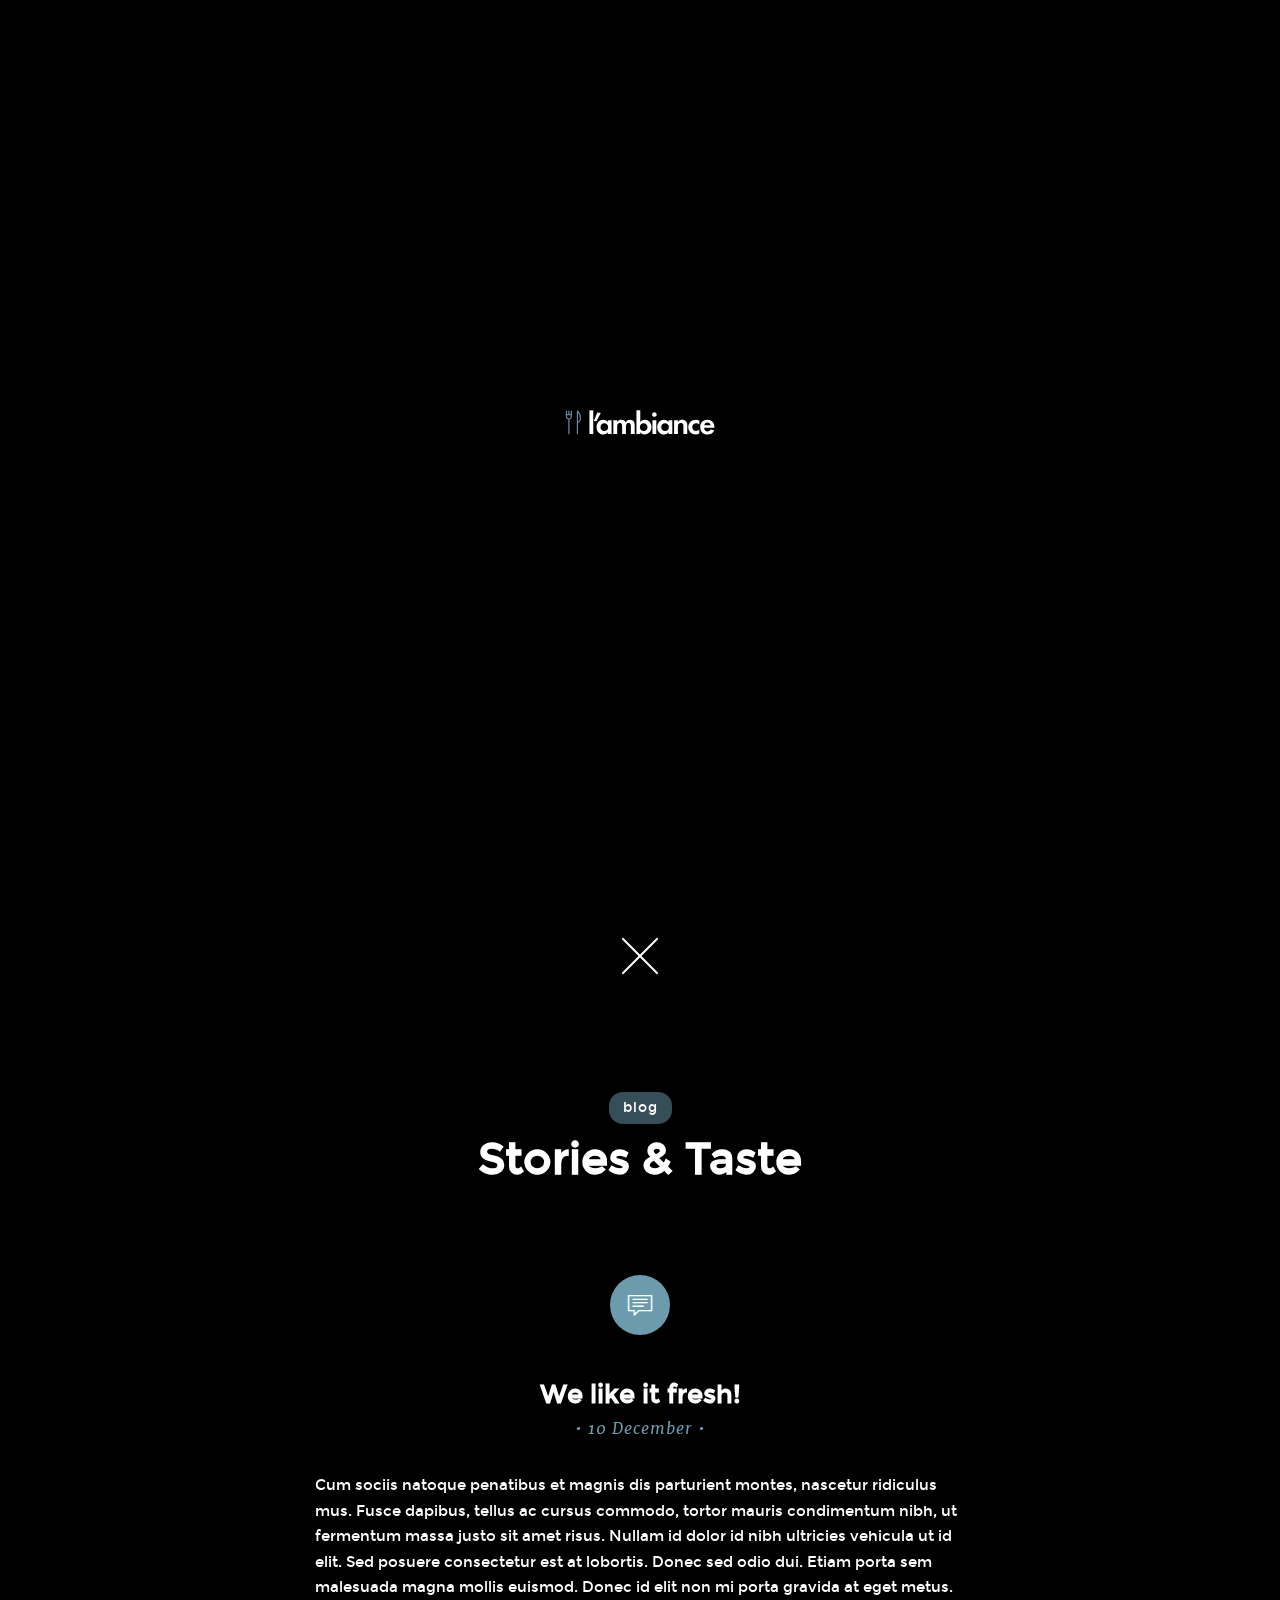
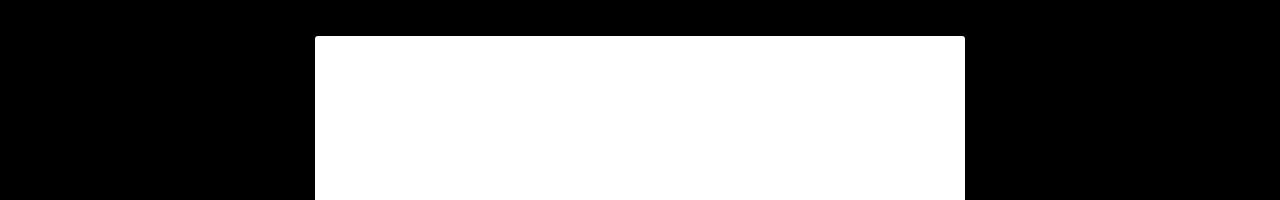
<file: ambiance/growing-fresh.html>
<!DOCTYPE html>
<html lang="en">

<head>
    <meta charset="UTF-8">
    <title>We like it fresh! &middot; L'ambiance</title>

    <!-- mobile setup -->
    <meta name="viewport" content="width=device-width, initial-scale=1.0, maximum-scale=1.0, user-scalable=0" />
    <meta name="apple-mobile-web-app-title" content="L'ambiance" />

    <!-- stylesheet -->
    <link rel="stylesheet" href="./assets/css/style.css">

    <!-- Page description -->
    <meta name="description" content="">

    <!-- Facebook -->
    <meta property="og:title" content="We like it fresh!" />
    <meta property="og:type" content="article" />
    <meta property="og:url" content="./growing-fresh.html/" />
    <meta property="og:description" content="" />

    <!-- Twitter -->
    <meta name="twitter:title" content="We like it fresh!" />
    <meta name="twitter:description" content="" />
    <!-- Favicons -->
    <link rel="apple-touch-icon" sizes="72x72" href="./assets/img/favicons/apple-touch-icon-72x72.png">
    <link rel="apple-touch-icon" sizes="120x120" href="./assets/img/favicons/apple-touch-icon-120x120.png">
    <link rel="apple-touch-icon" sizes="152x152" href="./assets/img/favicons/apple-touch-icon-152x152.png">
    <link rel="icon" type="image/png" href="./assets/img/favicons/favicon.png" sizes="96x96">

</head>

<body>

    <!-- Top shadow -->
    <div class="shadow"></div>
    <!-- end top shadow -->

    <!-- The splash screen -->
    <div id="splash">
        <div class="loader">
            <img class="splash-logo" src="./assets/img/logo/logo.svg" />
            <div class="line"></div>
        </div>
    </div>
    <!-- End of splash screen -->

    <div id="wrapper">
        <!-- main content -->
        <main>
            <!-- The header for content -->
            <header class="detail">
                <a href="." class="back" data-transition="slide-from-top">
                    <h1>back</h1>
                </a>
                <section>
                    <h3 class="badge">blog</h3>
                    <h1>Stories &amp; Taste</h1>
                </section>
            </header>
            <!-- end header -->
            <div class="content-wrap">
                <div class="content">
                    <i class="icon bg icon-CommentwithLines"></i>
                    <section>
                        <header>
                            <h2>We like it fresh!</h2>
                            <h4 class="serif">• 10 December •</h4>
                        </header>

                        <p>Cum sociis natoque penatibus et magnis dis parturient montes, nascetur ridiculus mus. Fusce dapibus, tellus ac cursus commodo, tortor mauris condimentum nibh, ut fermentum massa justo sit amet risus. Nullam id dolor id nibh ultricies
                            vehicula ut id elit. Sed posuere consectetur est at lobortis. Donec sed odio dui. Etiam porta sem malesuada magna mollis euismod. Donec id elit non mi porta gravida at eget metus.</p>

                        <figure>

                            <a href="./assets/img/slideshow/demo.jpg" class="gallery-item">
                                <img src="./assets/img/slideshow/demo.jpg" alt="" />

                                <figcaption>
                                    <h3></h3>
                                    <p class="serif">Our first harvest.</p>
                                    <i class="icon icon-Plus"></i>
                                </figcaption>
                            </a>
                        </figure>

                        <p>Aenean lacinia bibendum nulla sed consectetur. Cras mattis consectetur purus sit amet fermentum. Nullam id dolor id nibh ultricies vehicula ut id elit.</p>





                    </section>
                </div>
            </div>
            <!-- Block footer with signature and share links -->
            <footer class="overlay-dark">
                <div class="content">
                    <div class="signature">
                        <h6>Written by.</h6>
                        <h5>Pierre Gabant</h5>
                    </div>

                    <section class="share">
                        <h5>Share</h5>
                        <ul>
                            <li>
                                <a href="#" class="facebook">
                                    <i class="icon-social facebook"></i>
                                </a>
                            </li>
                            <li>
                                <a href="#" class="twitter">
                                    <i class="icon-social twitter"></i>
                                </a>
                            </li>
                            <li>
                                <a href="#" class="Yelp">
                                    <i class="icon-social yelp"></i>
                                </a>
                            </li>
                        </ul>
                    </section>
                </div>
            </footer>
            <!-- end footer -->
            <ul class="link-list">
                <li>
                    <a href="./we-love-herbs.html" data-transition="slide-left">
                        <div class="content">
                            <h3>We love herbs!</h3>
                            <ul>
                                <li>
                                    <i class="icon icon-Calendar"></i>
                                    <p>10 December</p>
                                </li>
                                <li>
                                    <i class="icon icon-Clock"></i>
                                    <p>5 min read</p>
                                </li>
                            </ul>
                            <i class="next icon icon-RightArrow"></i>
                        </div>
                    </a>
                </li>
                <li>
                    <a href="./new-dish.html" data-transition="slide-left">
                        <div class="content">
                            <h3>Weekly special</h3>
                            <ul>
                                <li>
                                    <i class="icon icon-Calendar"></i>
                                    <p>10 December</p>
                                </li>
                                <li>
                                    <i class="icon icon-Clock"></i>
                                    <p>4 min read</p>
                                </li>
                            </ul>
                            <i class="next icon icon-RightArrow"></i>
                        </div>
                    </a>
                </li>
            </ul>
            <div data-remodal-id="modal">
                <i class="icon bg icon-CommentwithLines"></i>
                <button data-remodal-action="close" class="remodal-close"></button>
                <h1></h1>
                <p></p>
                <div class="signature center">
                    <h6>-CHEF-</h6>
                    <h5>Pierre Gabant</h5>
                </div>
            </div>
        </main>
        <!-- end of main content -->
    </div>

    <!-- The slideshow -->
    <ul id="slideshow" data-speed="6000">
        <li>
            <img src="./assets/img/slideshow/demo.jpg" alt="slideshow image" />
        </li>
        <li>
            <img src="./assets/img/slideshow/demo.jpg" alt="slideshow image" />
        </li>
        <li>
            <img src="./assets/img/slideshow/demo.jpg" alt="slideshow image" />
        </li>
        <li>
            <img src="./assets/img/slideshow/demo.jpg" alt="slideshow image" />
        </li>
        <li>
            <img src="./assets/img/slideshow/demo.jpg" alt="slideshow image" />
        </li>
        <li>
            <img src="./assets/img/slideshow/demo.jpg" alt="slideshow image" />
        </li>
        <li>
            <img src="./assets/img/slideshow/demo.jpg" alt="slideshow image" />
        </li>
        <li>
            <img src="./assets/img/slideshow/demo.jpg" alt="slideshow image" />
        </li>
        <li>
            <img src="./assets/img/slideshow/demo.jpg" alt="slideshow image" />
        </li>
        <li>
            <img src="./assets/img/slideshow/demo.jpg" alt="slideshow image" />
        </li>
        <li>
            <img src="./assets/img/slideshow/demo.jpg" alt="slideshow image" />
        </li>
        <li>
            <img src="./assets/img/slideshow/demo.jpg" alt="slideshow image" />
        </li>
        <li>
            <img src="./assets/img/slideshow/demo.jpg" alt="slideshow image" />
        </li>
    </ul>
    <!-- end of slideshow -->

    <!-- Root element of PhotoSwipe. Must have class pswp. -->
    <div class="pswp" tabindex="-1" role="dialog" aria-hidden="true">

        <!-- Background of PhotoSwipe.
         It's a separate element as animating opacity is faster than rgba(). -->
        <div class="pswp__bg"></div>

        <!-- Slides wrapper with overflow:hidden. -->
        <div class="pswp__scroll-wrap">

            <!-- Container that holds slides.
            PhotoSwipe keeps only 3 of them in the DOM to save memory.
            Don't modify these 3 pswp__item elements, data is added later on. -->
            <div class="pswp__container">
                <div class="pswp__item"></div>
                <div class="pswp__item"></div>
                <div class="pswp__item"></div>
            </div>

            <!-- Default (PhotoSwipeUI_Default) interface on top of sliding area. Can be changed. -->
            <div class="pswp__ui pswp__ui--hidden">

                <div class="pswp__top-bar">

                    <!--  Controls are self-explanatory. Order can be changed. -->

                    <div class="pswp__counter"></div>

                    <button class="pswp__button pswp__button--close" title="Close (Esc)"></button>

                    <button class="pswp__button pswp__button--share" title="Share"></button>

                    <button class="pswp__button pswp__button--fs" title="Toggle fullscreen"></button>

                    <button class="pswp__button pswp__button--zoom" title="Zoom in/out"></button>

                    <!-- Preloader demo http://codepen.io/dimsemenov/pen/yyBWoR -->
                    <!-- element will get class pswp__preloader--active when preloader is running -->
                    <div class="pswp__preloader">
                        <div class="pswp__preloader__icn">
                            <div class="pswp__preloader__cut">
                                <div class="pswp__preloader__donut"></div>
                            </div>
                        </div>
                    </div>
                </div>

                <div class="pswp__share-modal pswp__share-modal--hidden pswp__single-tap">
                    <div class="pswp__share-tooltip"></div>
                </div>

                <button class="pswp__button pswp__button--arrow--left" title="Previous (arrow left)">
            </button>

                <button class="pswp__button pswp__button--arrow--right" title="Next (arrow right)">
            </button>

                <div class="pswp__caption">
                    <div class="pswp__caption__center"></div>
                </div>

            </div>

        </div>

    </div>
    <!-- scripts -->
    <script type="text/javascript" src="./assets/js/libs/history.js"></script>
    <!-- end of scripts -->
    <!-- scripts -->
    <script type="text/javascript" src="./assets/js/libs/modernizr.js"></script>
    <!-- end of scripts -->
    <!-- scripts -->
    <script type="text/javascript" src="./assets/js/libs/page.js"></script>
    <!-- end of scripts -->
    <!-- scripts -->
    <script type="text/javascript" src="./assets/js/libs/jquery-2.2.3.js"></script>
    <!-- end of scripts -->
    <!-- scripts -->
    <script type="text/javascript" src="./assets/js/libs/backgroundvideo/backgroundvideo.js"></script>
    <!-- end of scripts -->
    <!-- scripts -->
    <script type="text/javascript" src="./assets/js/libs/photoswipe/photoswipe.js"></script>
    <!-- end of scripts -->
    <!-- scripts -->
    <script type="text/javascript" src="./assets/js/libs/photoswipe/photoswipe-ui-default.js"></script>
    <!-- end of scripts -->
    <!-- scripts -->
    <script type="text/javascript" src="./assets/js/libs/device.js"></script>
    <!-- end of scripts -->
    <!-- scripts -->
    <script type="text/javascript" src="./assets/js/libs/remodal/remodal.js"></script>
    <!-- end of scripts -->
    <!-- scripts -->
    <script type="text/javascript" src="./assets/js/custom/slidenavigation.js"></script>
    <!-- end of scripts -->
    <!-- scripts -->
    <script type="text/javascript" src="./assets/js/app.js"></script>
    <!-- end of scripts -->


</body>

</html>
</file>
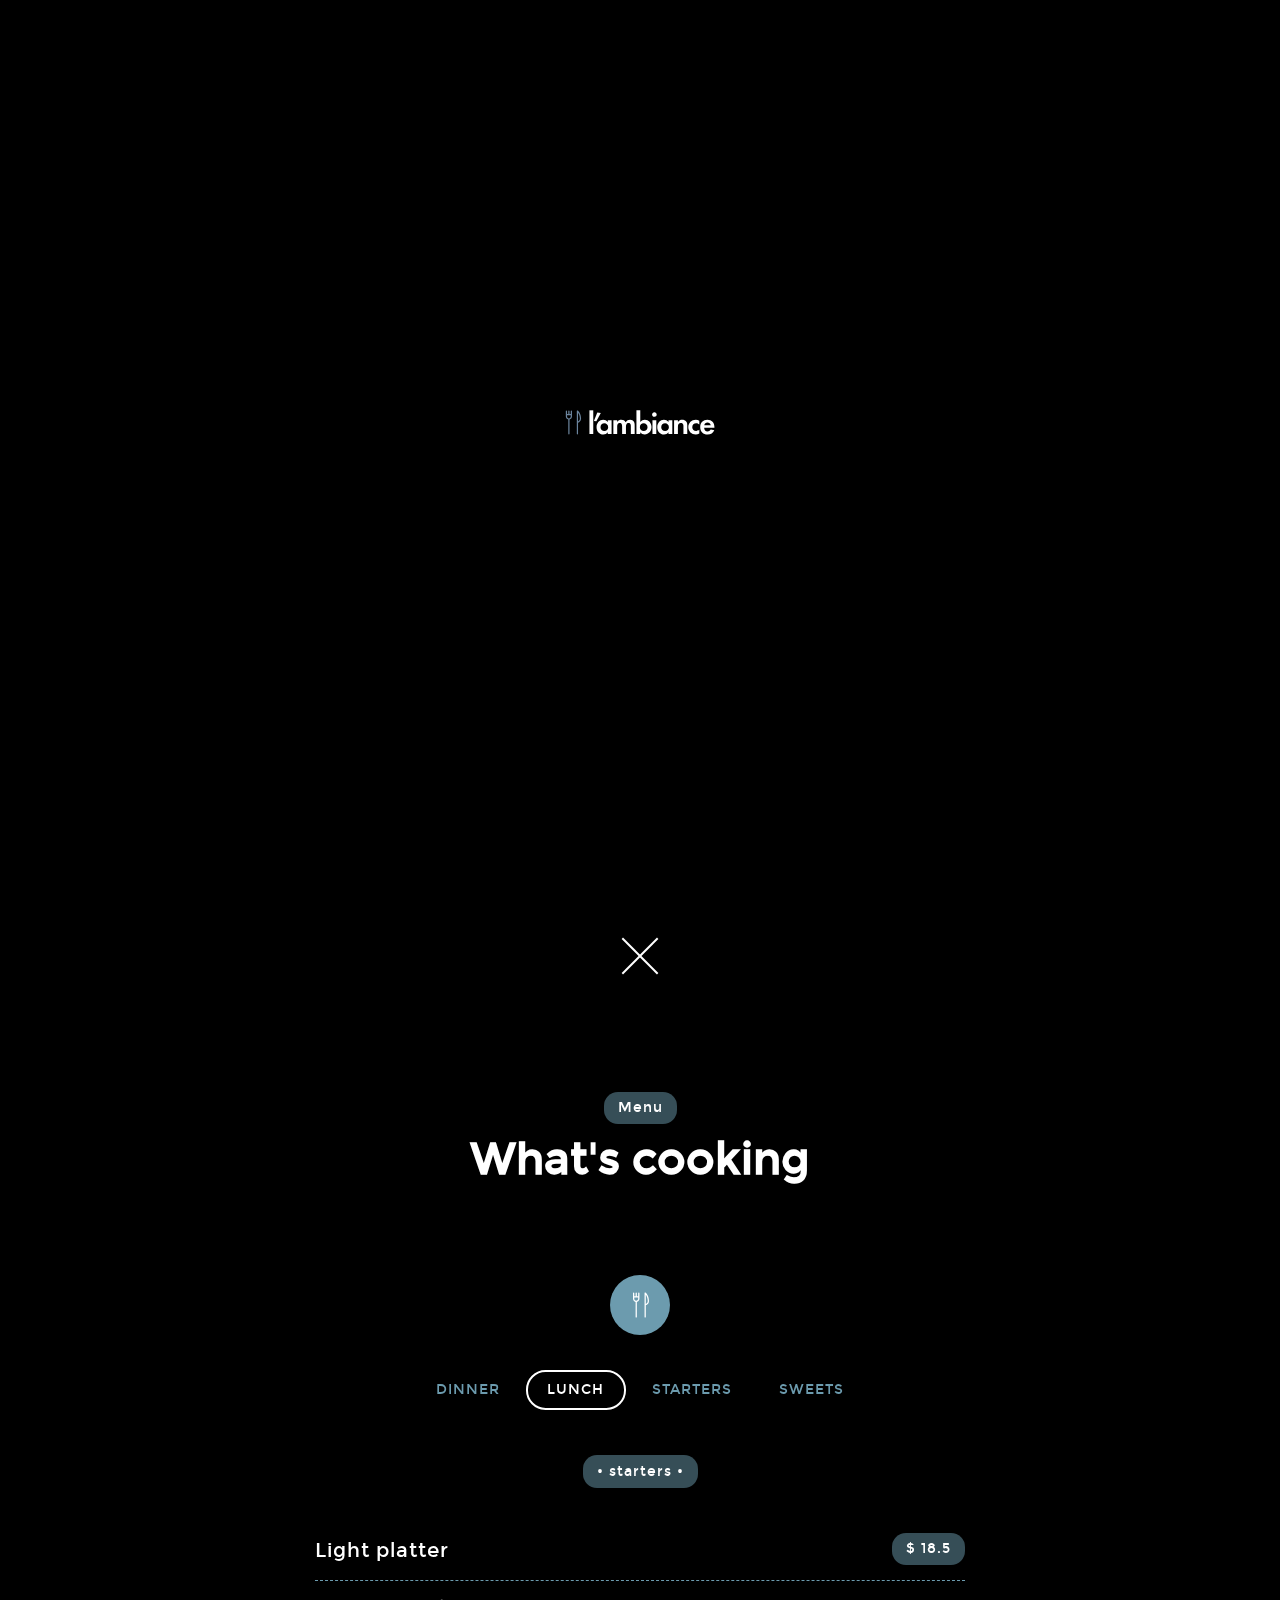
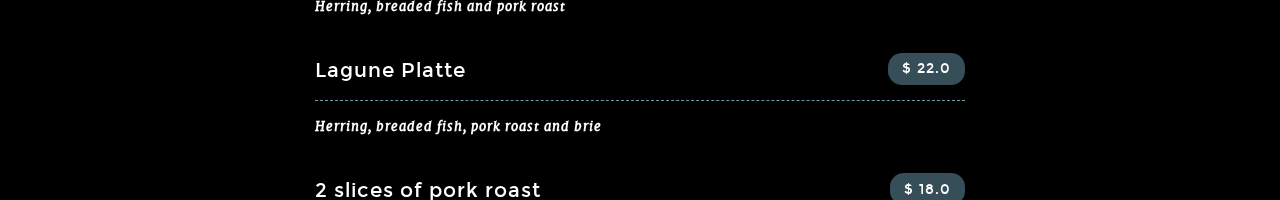
<file: ambiance/lunch.html>
<!DOCTYPE html>
<html lang="en">

<head>
    <meta charset="UTF-8">
    <title>lunch &middot; L'ambiance</title>

    <!-- mobile setup -->
    <meta name="viewport" content="width=device-width, initial-scale=1.0, maximum-scale=1.0, user-scalable=0" />
    <meta name="apple-mobile-web-app-title" content="L'ambiance" />

    <!-- stylesheet -->
    <link rel="stylesheet" href="./assets/css/style.css">

    <!-- Page description -->
    <meta name="description" content="">

    <!-- Facebook -->
    <meta property="og:title" content="lunch" />
    <meta property="og:type" content="article" />
    <meta property="og:url" content="./lunch.html/" />
    <meta property="og:description" content="" />

    <!-- Twitter -->
    <meta name="twitter:title" content="lunch" />
    <meta name="twitter:description" content="" />
    <!-- Favicons -->
    <link rel="apple-touch-icon" sizes="72x72" href="./assets/img/favicons/apple-touch-icon-72x72.png">
    <link rel="apple-touch-icon" sizes="120x120" href="./assets/img/favicons/apple-touch-icon-120x120.png">
    <link rel="apple-touch-icon" sizes="152x152" href="./assets/img/favicons/apple-touch-icon-152x152.png">
    <link rel="icon" type="image/png" href="./assets/img/favicons/favicon.png" sizes="96x96">

</head>

<body>

    <!-- Top shadow -->
    <div class="shadow"></div>
    <!-- end top shadow -->

    <!-- The splash screen -->
    <div id="splash">
        <div class="loader">
            <img class="splash-logo" src="./assets/img/logo/logo.svg" />
            <div class="line"></div>
        </div>
    </div>
    <!-- End of splash screen -->

    <div id="wrapper">
        <!-- main content -->
        <main>
            <!-- The header for content -->
            <header class="detail">
                <a href="." class="back" data-transition="slide-from-top">
                    <h1>back</h1>
                </a>
                <section>
                    <h3 class="badge">Menu</h3>
                    <h1>What&#039;s cooking</h1>
                </section>
            </header>
            <!-- end header -->
            <div class="content-wrap">
                <div class="content">
                    <i class="icon bg icon-Food"></i>
                    <header class="with-subnav">
                        <ul>
                            <li class="btn ">
                                <a href="./dinner.html" data-transition="slide-left">
                                    <h4>dinner</h4>
                                </a>
                            </li>
                            <li class="btn active">
                                <a href="./lunch.html" data-transition="slide-left">
                                    <h4>lunch</h4>
                                </a>
                            </li>
                            <li class="btn ">
                                <a href="./starters.html" data-transition="slide-left">
                                    <h4>starters</h4>
                                </a>
                            </li>
                            <li class="btn ">
                                <a href="./sweets.html" data-transition="slide-left">
                                    <h4>sweets</h4>
                                </a>
                            </li>
                        </ul>
                    </header>

                    <!-- menu content -->
                    <header>
                        <h3 class="badge">• starters •</h3>
                    </header>

                    <ul class="price-list">
                        <li>
                            <div class="top">
                                <h3 class="title">Light platter</h3>
                                <h4 class="price badge">$ 18.5</h4>
                            </div>
                            <p class="description">Herring, breaded fish and pork roast</p>
                        </li>
                        <li>
                            <div class="top">
                                <h3 class="title">Lagune Platte</h3>
                                <h4 class="price badge">$ 22.0</h4>
                            </div>
                            <p class="description">Herring, breaded fish, pork roast and brie</p>
                        </li>
                        <li>
                            <div class="top">
                                <h3 class="title">2 slices of pork roast</h3>
                                <h4 class="price badge">$ 18.0</h4>
                            </div>
                            <p class="description">Cucumber salad, red cabbage and bread</p>
                        </li>
                        <li>
                            <div class="top">
                                <h3 class="title">Breaded fish</h3>
                                <h4 class="price badge">$ 15.0</h4>
                            </div>
                            <p class="description">Remoulade, lemon, rye bread and butter</p>
                        </li>
                    </ul>


                    <!-- end menu content -->
                </div>
            </div>
            <div data-remodal-id="modal">
                <i class="icon bg icon-CommentwithLines"></i>
                <button data-remodal-action="close" class="remodal-close"></button>
                <h1></h1>
                <p></p>
                <div class="signature center">
                    <h6>-CHEF-</h6>
                    <h5>Pierre Gabant</h5>
                </div>
            </div>
        </main>
        <!-- end of main content -->
    </div>

    <!-- The slideshow -->
    <ul id="slideshow" data-speed="6000">
        <li>
            <img src="./assets/img/slideshow/demo.jpg" alt="slideshow image" />
        </li>
        <li>
            <img src="./assets/img/slideshow/demo.jpg" alt="slideshow image" />
        </li>
        <li>
            <img src="./assets/img/slideshow/demo.jpg" alt="slideshow image" />
        </li>
        <li>
            <img src="./assets/img/slideshow/demo.jpg" alt="slideshow image" />
        </li>
        <li>
            <img src="./assets/img/slideshow/demo.jpg" alt="slideshow image" />
        </li>
        <li>
            <img src="./assets/img/slideshow/demo.jpg" alt="slideshow image" />
        </li>
        <li>
            <img src="./assets/img/slideshow/demo.jpg" alt="slideshow image" />
        </li>
        <li>
            <img src="./assets/img/slideshow/demo.jpg" alt="slideshow image" />
        </li>
        <li>
            <img src="./assets/img/slideshow/demo.jpg" alt="slideshow image" />
        </li>
        <li>
            <img src="./assets/img/slideshow/demo.jpg" alt="slideshow image" />
        </li>
        <li>
            <img src="./assets/img/slideshow/demo.jpg" alt="slideshow image" />
        </li>
        <li>
            <img src="./assets/img/slideshow/demo.jpg" alt="slideshow image" />
        </li>
        <li>
            <img src="./assets/img/slideshow/demo.jpg" alt="slideshow image" />
        </li>
    </ul>
    <!-- end of slideshow -->

    <!-- Root element of PhotoSwipe. Must have class pswp. -->
    <div class="pswp" tabindex="-1" role="dialog" aria-hidden="true">

        <!-- Background of PhotoSwipe.
         It's a separate element as animating opacity is faster than rgba(). -->
        <div class="pswp__bg"></div>

        <!-- Slides wrapper with overflow:hidden. -->
        <div class="pswp__scroll-wrap">

            <!-- Container that holds slides.
            PhotoSwipe keeps only 3 of them in the DOM to save memory.
            Don't modify these 3 pswp__item elements, data is added later on. -->
            <div class="pswp__container">
                <div class="pswp__item"></div>
                <div class="pswp__item"></div>
                <div class="pswp__item"></div>
            </div>

            <!-- Default (PhotoSwipeUI_Default) interface on top of sliding area. Can be changed. -->
            <div class="pswp__ui pswp__ui--hidden">

                <div class="pswp__top-bar">

                    <!--  Controls are self-explanatory. Order can be changed. -->

                    <div class="pswp__counter"></div>

                    <button class="pswp__button pswp__button--close" title="Close (Esc)"></button>

                    <button class="pswp__button pswp__button--share" title="Share"></button>

                    <button class="pswp__button pswp__button--fs" title="Toggle fullscreen"></button>

                    <button class="pswp__button pswp__button--zoom" title="Zoom in/out"></button>

                    <!-- Preloader demo http://codepen.io/dimsemenov/pen/yyBWoR -->
                    <!-- element will get class pswp__preloader--active when preloader is running -->
                    <div class="pswp__preloader">
                        <div class="pswp__preloader__icn">
                            <div class="pswp__preloader__cut">
                                <div class="pswp__preloader__donut"></div>
                            </div>
                        </div>
                    </div>
                </div>

                <div class="pswp__share-modal pswp__share-modal--hidden pswp__single-tap">
                    <div class="pswp__share-tooltip"></div>
                </div>

                <button class="pswp__button pswp__button--arrow--left" title="Previous (arrow left)">
            </button>

                <button class="pswp__button pswp__button--arrow--right" title="Next (arrow right)">
            </button>

                <div class="pswp__caption">
                    <div class="pswp__caption__center"></div>
                </div>

            </div>

        </div>

    </div>
    <!-- scripts -->
    <script type="text/javascript" src="./assets/js/libs/history.js"></script>
    <!-- end of scripts -->
    <!-- scripts -->
    <script type="text/javascript" src="./assets/js/libs/modernizr.js"></script>
    <!-- end of scripts -->
    <!-- scripts -->
    <script type="text/javascript" src="./assets/js/libs/page.js"></script>
    <!-- end of scripts -->
    <!-- scripts -->
    <script type="text/javascript" src="./assets/js/libs/jquery-2.2.3.js"></script>
    <!-- end of scripts -->
    <!-- scripts -->
    <script type="text/javascript" src="./assets/js/libs/backgroundvideo/backgroundvideo.js"></script>
    <!-- end of scripts -->
    <!-- scripts -->
    <script type="text/javascript" src="./assets/js/libs/photoswipe/photoswipe.js"></script>
    <!-- end of scripts -->
    <!-- scripts -->
    <script type="text/javascript" src="./assets/js/libs/photoswipe/photoswipe-ui-default.js"></script>
    <!-- end of scripts -->
    <!-- scripts -->
    <script type="text/javascript" src="./assets/js/libs/device.js"></script>
    <!-- end of scripts -->
    <!-- scripts -->
    <script type="text/javascript" src="./assets/js/libs/remodal/remodal.js"></script>
    <!-- end of scripts -->
    <!-- scripts -->
    <script type="text/javascript" src="./assets/js/custom/slidenavigation.js"></script>
    <!-- end of scripts -->
    <!-- scripts -->
    <script type="text/javascript" src="./assets/js/app.js"></script>
    <!-- end of scripts -->


</body>

</html>
</file>
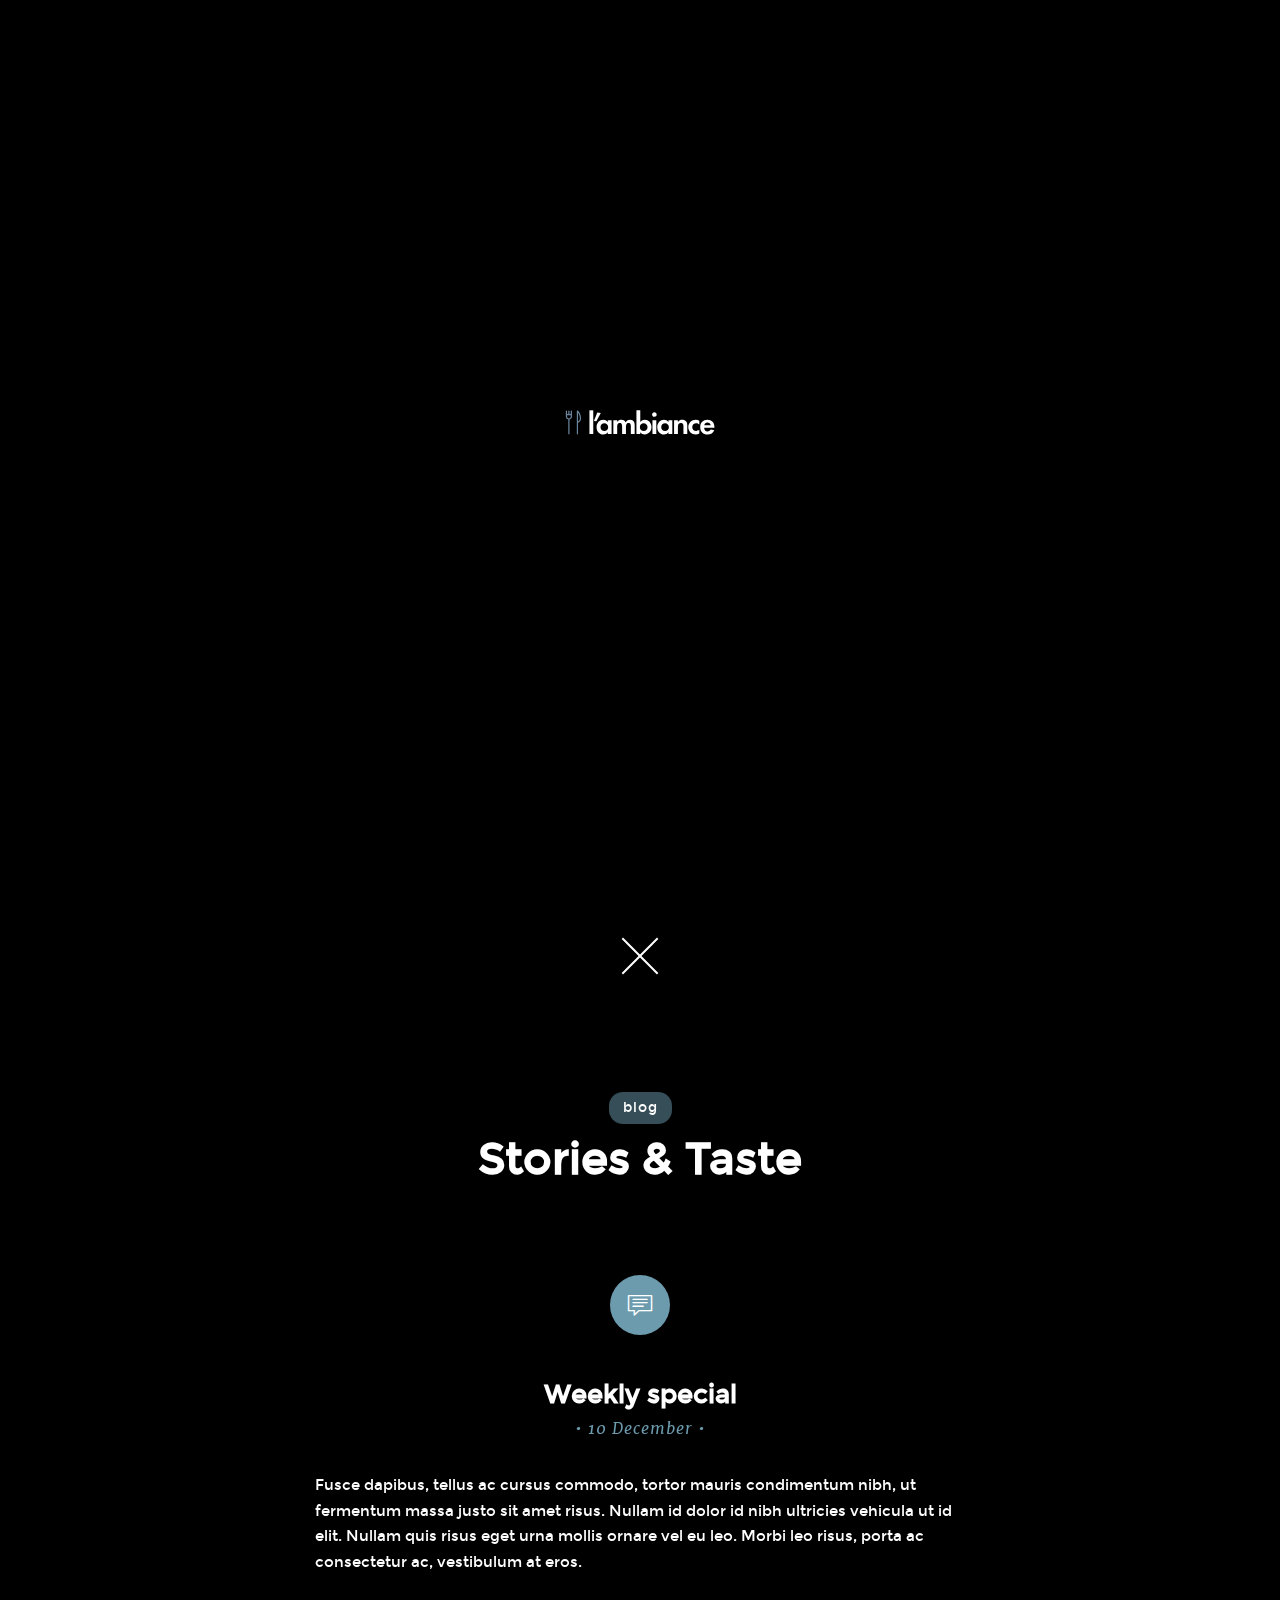
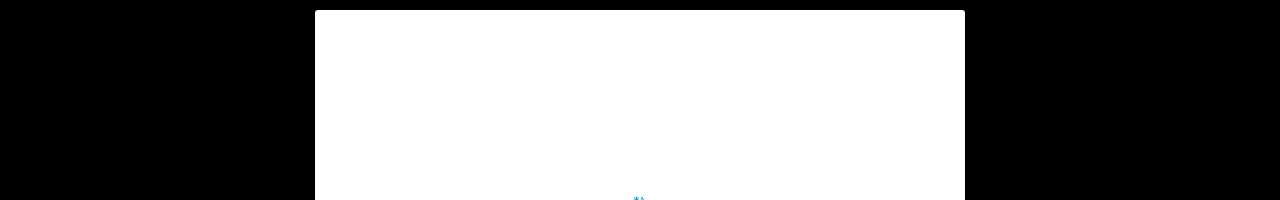
<file: ambiance/new-dish.html>
<!DOCTYPE html>
<html lang="en">

<head>
    <meta charset="UTF-8">
    <title>Weekly special &middot; L'ambiance</title>

    <!-- mobile setup -->
    <meta name="viewport" content="width=device-width, initial-scale=1.0, maximum-scale=1.0, user-scalable=0" />
    <meta name="apple-mobile-web-app-title" content="L'ambiance" />

    <!-- stylesheet -->
    <link rel="stylesheet" href="./assets/css/style.css">

    <!-- Page description -->
    <meta name="description" content="">

    <!-- Facebook -->
    <meta property="og:title" content="Weekly special" />
    <meta property="og:type" content="article" />
    <meta property="og:url" content="./new-dish.html/" />
    <meta property="og:description" content="" />

    <!-- Twitter -->
    <meta name="twitter:title" content="Weekly special" />
    <meta name="twitter:description" content="" />
    <!-- Favicons -->
    <link rel="apple-touch-icon" sizes="72x72" href="./assets/img/favicons/apple-touch-icon-72x72.png">
    <link rel="apple-touch-icon" sizes="120x120" href="./assets/img/favicons/apple-touch-icon-120x120.png">
    <link rel="apple-touch-icon" sizes="152x152" href="./assets/img/favicons/apple-touch-icon-152x152.png">
    <link rel="icon" type="image/png" href="./assets/img/favicons/favicon.png" sizes="96x96">

</head>

<body>

    <!-- Top shadow -->
    <div class="shadow"></div>
    <!-- end top shadow -->

    <!-- The splash screen -->
    <div id="splash">
        <div class="loader">
            <img class="splash-logo" src="./assets/img/logo/logo.svg" />
            <div class="line"></div>
        </div>
    </div>
    <!-- End of splash screen -->

    <div id="wrapper">
        <!-- main content -->
        <main>
            <!-- The header for content -->
            <header class="detail">
                <a href="." class="back" data-transition="slide-from-top">
                    <h1>back</h1>
                </a>
                <section>
                    <h3 class="badge">blog</h3>
                    <h1>Stories &amp; Taste</h1>
                </section>
            </header>
            <!-- end header -->
            <div class="content-wrap">
                <div class="content">
                    <i class="icon bg icon-CommentwithLines"></i>
                    <section>
                        <header>
                            <h2>Weekly special</h2>
                            <h4 class="serif">• 10 December •</h4>
                        </header>

                        <p>Fusce dapibus, tellus ac cursus commodo, tortor mauris condimentum nibh, ut fermentum massa justo sit amet risus. Nullam id dolor id nibh ultricies vehicula ut id elit. Nullam quis risus eget urna mollis ornare vel eu leo. Morbi
                            leo risus, porta ac consectetur ac, vestibulum at eros.</p>

                        <figure>

                            <a href="./assets/img/slideshow/demo.jpg" class="gallery-item">
                                <img src="./assets/img/slideshow/demo.jpg" alt="Check it out" />

                                <figcaption>
                                    <h3>Check it out</h3>
                                    <p class="serif">Our latest dish</p>
                                    <i class="icon icon-Plus"></i>
                                </figcaption>
                            </a>
                        </figure>






                    </section>
                </div>
            </div>
            <!-- Block footer with signature and share links -->
            <footer class="overlay-dark">
                <div class="content">
                    <div class="signature">
                        <h6>Written by.</h6>
                        <h5>Pierre Gabant</h5>
                    </div>

                    <section class="share">
                        <h5>Share</h5>
                        <ul>
                            <li>
                                <a href="#" class="facebook">
                                    <i class="icon-social facebook"></i>
                                </a>
                            </li>
                            <li>
                                <a href="#" class="twitter">
                                    <i class="icon-social twitter"></i>
                                </a>
                            </li>
                            <li>
                                <a href="#" class="Yelp">
                                    <i class="icon-social yelp"></i>
                                </a>
                            </li>
                        </ul>
                    </section>
                </div>
            </footer>
            <!-- end footer -->
            <ul class="link-list">
                <li>
                    <a href="./we-love-herbs.html" data-transition="slide-left">
                        <div class="content">
                            <h3>We love herbs!</h3>
                            <ul>
                                <li>
                                    <i class="icon icon-Calendar"></i>
                                    <p>10 December</p>
                                </li>
                                <li>
                                    <i class="icon icon-Clock"></i>
                                    <p>2 min read</p>
                                </li>
                            </ul>
                            <i class="next icon icon-RightArrow"></i>
                        </div>
                    </a>
                </li>
                <li>
                    <a href="./growing-fresh.html" data-transition="slide-left">
                        <div class="content">
                            <h3>We like it fresh!</h3>
                            <ul>
                                <li>
                                    <i class="icon icon-Calendar"></i>
                                    <p>10 December</p>
                                </li>
                                <li>
                                    <i class="icon icon-Clock"></i>
                                    <p>4 min read</p>
                                </li>
                            </ul>
                            <i class="next icon icon-RightArrow"></i>
                        </div>
                    </a>
                </li>
            </ul>
            <div data-remodal-id="modal">
                <i class="icon bg icon-CommentwithLines"></i>
                <button data-remodal-action="close" class="remodal-close"></button>
                <h1></h1>
                <p></p>
                <div class="signature center">
                    <h6>-CHEF-</h6>
                    <h5>Pierre Gabant</h5>
                </div>
            </div>
        </main>
        <!-- end of main content -->
    </div>

    <!-- The slideshow -->
    <ul id="slideshow" data-speed="6000">
        <li>
            <img src="./assets/img/slideshow/demo.jpg" alt="slideshow image" />
        </li>
        <li>
            <img src="./assets/img/slideshow/demo.jpg" alt="slideshow image" />
        </li>
        <li>
            <img src="./assets/img/slideshow/demo.jpg" alt="slideshow image" />
        </li>
        <li>
            <img src="./assets/img/slideshow/demo.jpg" alt="slideshow image" />
        </li>
        <li>
            <img src="./assets/img/slideshow/demo.jpg" alt="slideshow image" />
        </li>
        <li>
            <img src="./assets/img/slideshow/demo.jpg" alt="slideshow image" />
        </li>
        <li>
            <img src="./assets/img/slideshow/demo.jpg" alt="slideshow image" />
        </li>
        <li>
            <img src="./assets/img/slideshow/demo.jpg" alt="slideshow image" />
        </li>
        <li>
            <img src="./assets/img/slideshow/demo.jpg" alt="slideshow image" />
        </li>
        <li>
            <img src="./assets/img/slideshow/demo.jpg" alt="slideshow image" />
        </li>
        <li>
            <img src="./assets/img/slideshow/demo.jpg" alt="slideshow image" />
        </li>
        <li>
            <img src="./assets/img/slideshow/demo.jpg" alt="slideshow image" />
        </li>
        <li>
            <img src="./assets/img/slideshow/demo.jpg" alt="slideshow image" />
        </li>
    </ul>
    <!-- end of slideshow -->

    <!-- Root element of PhotoSwipe. Must have class pswp. -->
    <div class="pswp" tabindex="-1" role="dialog" aria-hidden="true">

        <!-- Background of PhotoSwipe.
         It's a separate element as animating opacity is faster than rgba(). -->
        <div class="pswp__bg"></div>

        <!-- Slides wrapper with overflow:hidden. -->
        <div class="pswp__scroll-wrap">

            <!-- Container that holds slides.
            PhotoSwipe keeps only 3 of them in the DOM to save memory.
            Don't modify these 3 pswp__item elements, data is added later on. -->
            <div class="pswp__container">
                <div class="pswp__item"></div>
                <div class="pswp__item"></div>
                <div class="pswp__item"></div>
            </div>

            <!-- Default (PhotoSwipeUI_Default) interface on top of sliding area. Can be changed. -->
            <div class="pswp__ui pswp__ui--hidden">

                <div class="pswp__top-bar">

                    <!--  Controls are self-explanatory. Order can be changed. -->

                    <div class="pswp__counter"></div>

                    <button class="pswp__button pswp__button--close" title="Close (Esc)"></button>

                    <button class="pswp__button pswp__button--share" title="Share"></button>

                    <button class="pswp__button pswp__button--fs" title="Toggle fullscreen"></button>

                    <button class="pswp__button pswp__button--zoom" title="Zoom in/out"></button>

                    <!-- Preloader demo http://codepen.io/dimsemenov/pen/yyBWoR -->
                    <!-- element will get class pswp__preloader--active when preloader is running -->
                    <div class="pswp__preloader">
                        <div class="pswp__preloader__icn">
                            <div class="pswp__preloader__cut">
                                <div class="pswp__preloader__donut"></div>
                            </div>
                        </div>
                    </div>
                </div>

                <div class="pswp__share-modal pswp__share-modal--hidden pswp__single-tap">
                    <div class="pswp__share-tooltip"></div>
                </div>

                <button class="pswp__button pswp__button--arrow--left" title="Previous (arrow left)">
            </button>

                <button class="pswp__button pswp__button--arrow--right" title="Next (arrow right)">
            </button>

                <div class="pswp__caption">
                    <div class="pswp__caption__center"></div>
                </div>

            </div>

        </div>

    </div>
    <!-- scripts -->
    <script type="text/javascript" src="./assets/js/libs/history.js"></script>
    <!-- end of scripts -->
    <!-- scripts -->
    <script type="text/javascript" src="./assets/js/libs/modernizr.js"></script>
    <!-- end of scripts -->
    <!-- scripts -->
    <script type="text/javascript" src="./assets/js/libs/page.js"></script>
    <!-- end of scripts -->
    <!-- scripts -->
    <script type="text/javascript" src="./assets/js/libs/jquery-2.2.3.js"></script>
    <!-- end of scripts -->
    <!-- scripts -->
    <script type="text/javascript" src="./assets/js/libs/backgroundvideo/backgroundvideo.js"></script>
    <!-- end of scripts -->
    <!-- scripts -->
    <script type="text/javascript" src="./assets/js/libs/photoswipe/photoswipe.js"></script>
    <!-- end of scripts -->
    <!-- scripts -->
    <script type="text/javascript" src="./assets/js/libs/photoswipe/photoswipe-ui-default.js"></script>
    <!-- end of scripts -->
    <!-- scripts -->
    <script type="text/javascript" src="./assets/js/libs/device.js"></script>
    <!-- end of scripts -->
    <!-- scripts -->
    <script type="text/javascript" src="./assets/js/libs/remodal/remodal.js"></script>
    <!-- end of scripts -->
    <!-- scripts -->
    <script type="text/javascript" src="./assets/js/custom/slidenavigation.js"></script>
    <!-- end of scripts -->
    <!-- scripts -->
    <script type="text/javascript" src="./assets/js/app.js"></script>
    <!-- end of scripts -->


</body>

</html>
</file>
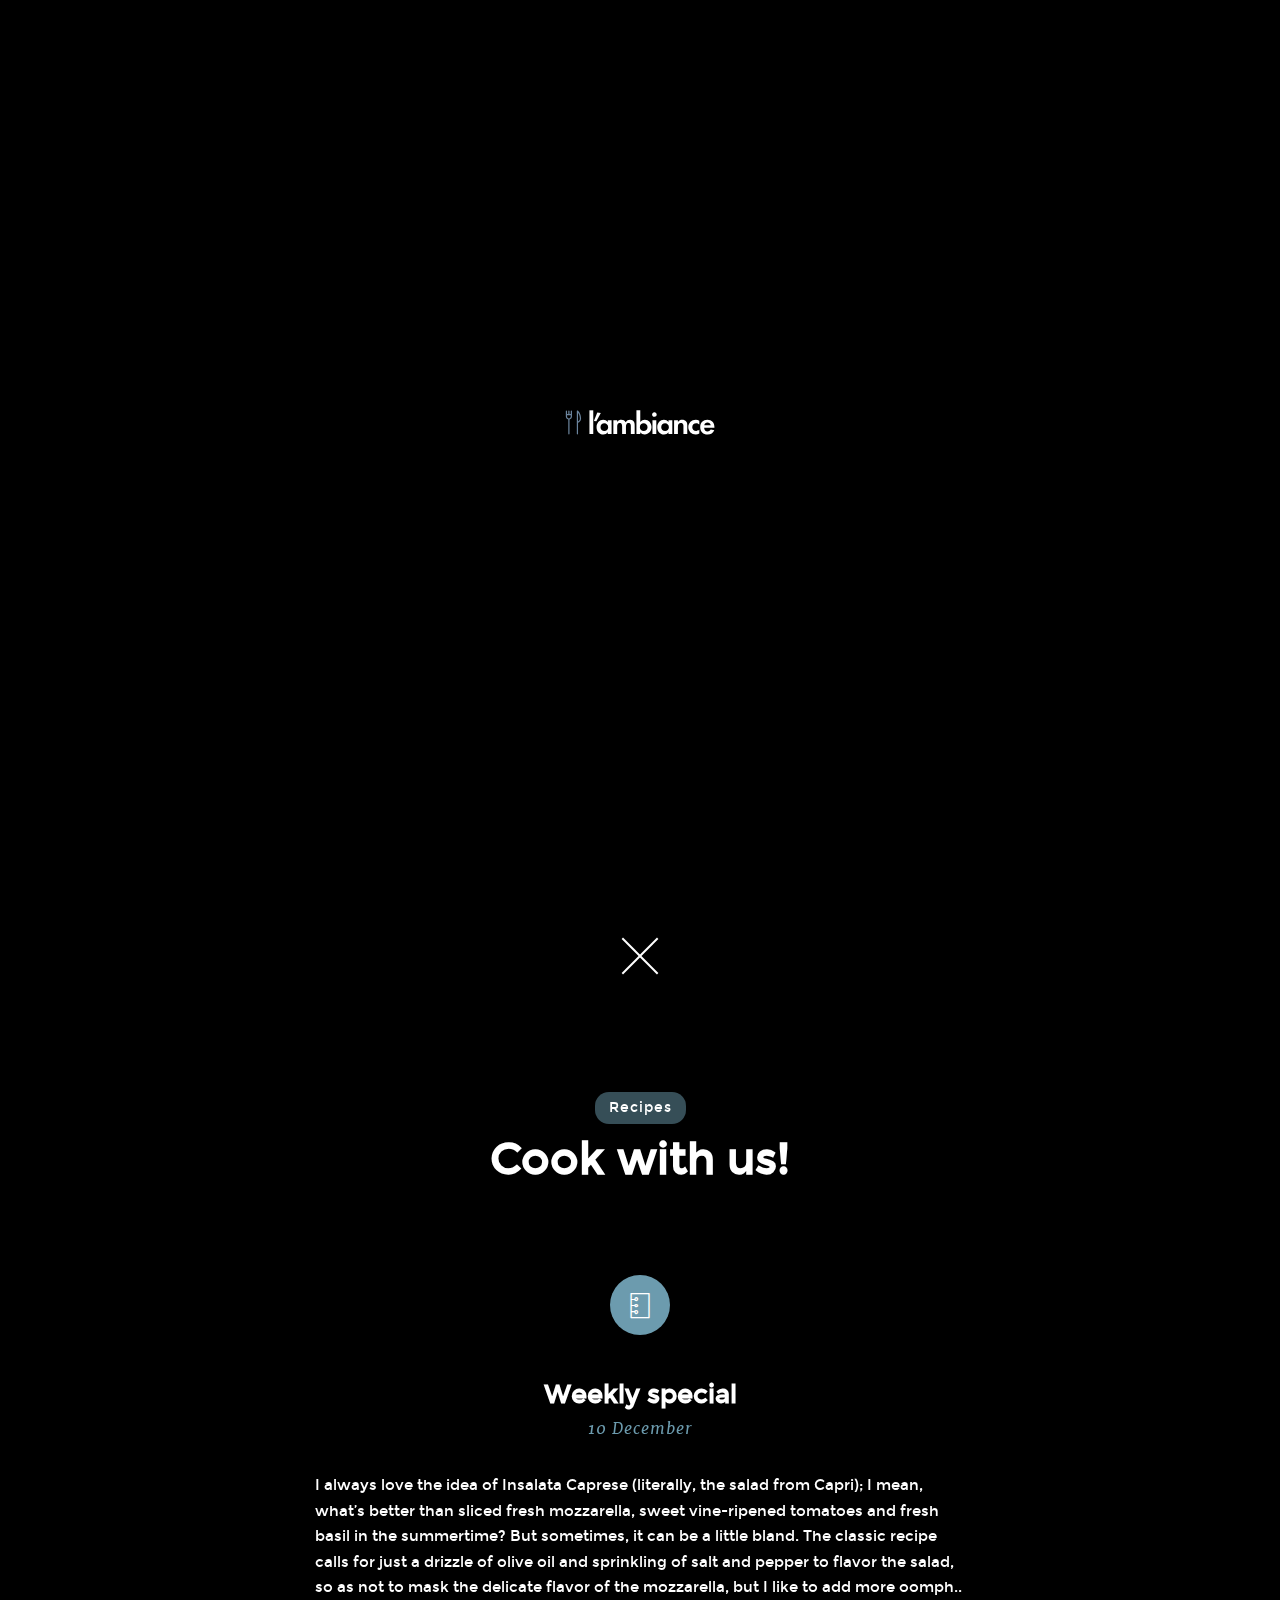
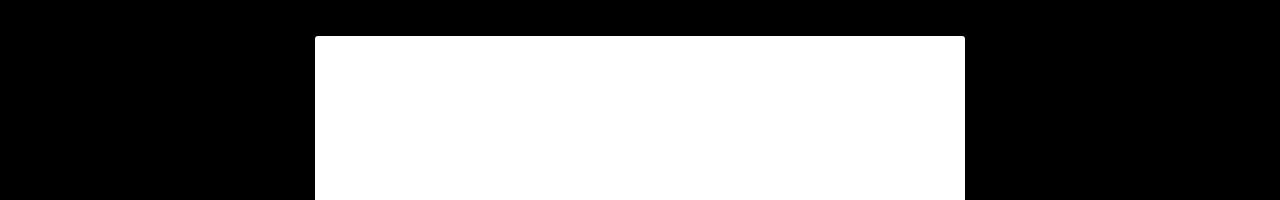
<file: ambiance/recipe.html>
<!DOCTYPE html>
<html lang="en">

<head>
    <meta charset="UTF-8">
    <title>Recipes &middot; L'ambiance</title>

    <!-- mobile setup -->
    <meta name="viewport" content="width=device-width, initial-scale=1.0, maximum-scale=1.0, user-scalable=0" />
    <meta name="apple-mobile-web-app-title" content="L'ambiance" />

    <!-- stylesheet -->
    <link rel="stylesheet" href="./assets/css/style.css">

    <!-- Page description -->
    <meta name="description" content="Impress your guests!">

    <!-- Facebook -->
    <meta property="og:title" content="Recipes" />
    <meta property="og:type" content="article" />
    <meta property="og:url" content="./recipe.html/" />
    <meta property="og:description" content="" />

    <!-- Twitter -->
    <meta name="twitter:title" content="Recipes" />
    <meta name="twitter:description" content="" />
    <!-- Favicons -->
    <link rel="apple-touch-icon" sizes="72x72" href="./assets/img/favicons/apple-touch-icon-72x72.png">
    <link rel="apple-touch-icon" sizes="120x120" href="./assets/img/favicons/apple-touch-icon-120x120.png">
    <link rel="apple-touch-icon" sizes="152x152" href="./assets/img/favicons/apple-touch-icon-152x152.png">
    <link rel="icon" type="image/png" href="./assets/img/favicons/favicon.png" sizes="96x96">

</head>

<body>

    <!-- Top shadow -->
    <div class="shadow"></div>
    <!-- end top shadow -->

    <!-- The splash screen -->
    <div id="splash">
        <div class="loader">
            <img class="splash-logo" src="./assets/img/logo/logo.svg" />
            <div class="line"></div>
        </div>
    </div>
    <!-- End of splash screen -->

    <div id="wrapper">
        <!-- main content -->
        <main>
            <!-- The header for content -->
            <header class="detail">
                <a href="." class="back" data-transition="slide-from-top">
                    <h1>back</h1>
                </a>
                <section>
                    <h3 class="badge">Recipes</h3>
                    <h1>Cook with us!</h1>
                </section>
            </header>
            <!-- end header -->
            <div class="content-wrap">
                <div class="content">
                    <i class="icon bg icon-Diary"></i>
                    <header>
                        <h2>Weekly special</h2>
                        <h4 class="serif">10 December</h4>
                    </header>
                    <p>I always love the idea of Insalata Caprese (literally, the salad from Capri); I mean, what’s better than sliced fresh mozzarella, sweet vine-ripened tomatoes and fresh basil in the summertime? But sometimes, it can be a little bland.
                        The classic recipe calls for just a drizzle of olive oil and sprinkling of salt and pepper to flavor the salad, so as not to mask the delicate flavor of the mozzarella, but I like to add more oomph..</p>

                    <figure>

                        <a href="./assets/img/slideshow/demo.jpg" class="gallery-item">
                            <img src="./assets/img/slideshow/demo.jpg" alt="Tomatoes!" />

                            <figcaption>
                                <h3>Tomatoes!</h3>
                                <p class="serif">Our latest dish</p>
                                <i class="icon icon-Plus"></i>
                            </figcaption>
                        </a>
                    </figure>
                    <h4 class='badge'>Ingredients & how to</h4>
                    <p>Begin by sprinkling the tomatoes with sugar and half of the salt. Let them sit for a few minutes until the sugar dissolves, then arrange them on a platter, alternating with the mozzarella. Sprinkle the salad with the remaining salt
                        and freshly ground black pepper. </p>

                    <ul class="simple-list">
                        <li>
                            <h4>3 vine-ripened tomatoes, cut into 1/4-inch slices</h4>
                        </li>
                        <li>
                            <h4>1/2 teaspoon sugar</h4>
                        </li>
                        <li>
                            <h4>1/2 teaspoon salt, divided</h4>
                        </li>
                        <li>
                            <h4>1 pound fresh mozzarella, cut into 1/4-inch slices</h4>
                        </li>
                        <li>
                            <h4>Freshly ground black pepper, to taste</h4>
                        </li>
                        <li>
                            <h4>Extra virgin olive oil, for drizzling</h4>
                        </li>
                        <li>
                            <h4>Balsamic glaze (store-bought), for drizzling</h4>
                        </li>
                        <li>
                            <h4>1/4 cup roughly chopped fresh basil, plus more whole sprigs to garnish the platter</h4>
                        </li>
                    </ul>
                    <p>Drizzle with about a tablespoon of olive oil, followed by the same amount of the balsamic glaze. The glaze is so delicious, you might be tempted to overdo it, but try to use a light hand — a little goes a long way and too much will
                        drown out all of the other fresh flavors. As for the basil, many Caprese salads call for whole basil leaves; I find them a bit too strong unless they are small, but feel free use them if you like. Enjoy!</p>

                    <blockquote>
                        <p>"Be generous with your olive oil!"</p>
                    </blockquote>

                    <p>Thank you for reading.</p>
                </div>
            </div>
            <!-- Block footer with signature and share links -->
            <footer class="overlay-dark">
                <div class="content">
                    <div class="signature">
                        <h6>Written by.</h6>
                        <h5>Pierre Gabant</h5>
                    </div>

                    <section class="share">
                        <h5>Share</h5>
                        <ul>
                            <li>
                                <a href="/" class="facebook">
                                    <i class="icon-social facebook"></i>
                                </a>
                            </li>
                            <li>
                                <a href="/" class="twitter">
                                    <i class="icon-social twitter"></i>
                                </a>
                            </li>
                            <li>
                                <a href="/" class="Yelp">
                                    <i class="icon-social yelp"></i>
                                </a>
                            </li>
                        </ul>
                    </section>
                </div>
            </footer>
            <!-- end footer -->
            <ul class="link-list">
                <li>
                    <a href="./sexy_salmon.html" data-transition="slide-left">
                        <div class="content">
                            <h3>Sexy salmon</h3>
                            <ul>
                                <li>
                                    <i class="icon icon-Calendar"></i>
                                    <p>10 December</p>
                                </li>
                                <li>
                                    <i class="icon icon-Clock"></i>
                                    <p>10 min read</p>
                                </li>
                            </ul>
                            <i class="next icon icon-RightArrow"></i>
                        </div>
                    </a>
                </li>
                <li>
                    <a href="./awesome_recipe.html" data-transition="slide-left">
                        <div class="content">
                            <h3>Awesome recipe</h3>
                            <ul>
                                <li>
                                    <i class="icon icon-Calendar"></i>
                                    <p>10 December</p>
                                </li>
                                <li>
                                    <i class="icon icon-Clock"></i>
                                    <p>9 min read</p>
                                </li>
                            </ul>
                            <i class="next icon icon-RightArrow"></i>
                        </div>
                    </a>
                </li>
            </ul>
            <div data-remodal-id="modal">
                <i class="icon bg icon-CommentwithLines"></i>
                <button data-remodal-action="close" class="remodal-close"></button>
                <h1></h1>
                <p></p>
                <div class="signature center">
                    <h6>-CHEF-</h6>
                    <h5>Pierre Gabant</h5>
                </div>
            </div>
        </main>
        <!-- end of main content -->
    </div>

    <!-- The slideshow -->
    <ul id="slideshow" data-speed="6000">
        <li>
            <img src="./assets/img/slideshow/demo.jpg" alt="slideshow image" />
        </li>
        <li>
            <img src="./assets/img/slideshow/demo.jpg" alt="slideshow image" />
        </li>
        <li>
            <img src="./assets/img/slideshow/demo.jpg" alt="slideshow image" />
        </li>
        <li>
            <img src="./assets/img/slideshow/demo.jpg" alt="slideshow image" />
        </li>
        <li>
            <img src="./assets/img/slideshow/demo.jpg" alt="slideshow image" />
        </li>
        <li>
            <img src="./assets/img/slideshow/demo.jpg" alt="slideshow image" />
        </li>
        <li>
            <img src="./assets/img/slideshow/demo.jpg" alt="slideshow image" />
        </li>
        <li>
            <img src="./assets/img/slideshow/demo.jpg" alt="slideshow image" />
        </li>
        <li>
            <img src="./assets/img/slideshow/demo.jpg" alt="slideshow image" />
        </li>
        <li>
            <img src="./assets/img/slideshow/demo.jpg" alt="slideshow image" />
        </li>
        <li>
            <img src="./assets/img/slideshow/demo.jpg" alt="slideshow image" />
        </li>
        <li>
            <img src="./assets/img/slideshow/demo.jpg" alt="slideshow image" />
        </li>
        <li>
            <img src="./assets/img/slideshow/demo.jpg" alt="slideshow image" />
        </li>
    </ul>
    <!-- end of slideshow -->

    <!-- Root element of PhotoSwipe. Must have class pswp. -->
    <div class="pswp" tabindex="-1" role="dialog" aria-hidden="true">

        <!-- Background of PhotoSwipe.
         It's a separate element as animating opacity is faster than rgba(). -->
        <div class="pswp__bg"></div>

        <!-- Slides wrapper with overflow:hidden. -->
        <div class="pswp__scroll-wrap">

            <!-- Container that holds slides.
            PhotoSwipe keeps only 3 of them in the DOM to save memory.
            Don't modify these 3 pswp__item elements, data is added later on. -->
            <div class="pswp__container">
                <div class="pswp__item"></div>
                <div class="pswp__item"></div>
                <div class="pswp__item"></div>
            </div>

            <!-- Default (PhotoSwipeUI_Default) interface on top of sliding area. Can be changed. -->
            <div class="pswp__ui pswp__ui--hidden">

                <div class="pswp__top-bar">

                    <!--  Controls are self-explanatory. Order can be changed. -->

                    <div class="pswp__counter"></div>

                    <button class="pswp__button pswp__button--close" title="Close (Esc)"></button>

                    <button class="pswp__button pswp__button--share" title="Share"></button>

                    <button class="pswp__button pswp__button--fs" title="Toggle fullscreen"></button>

                    <button class="pswp__button pswp__button--zoom" title="Zoom in/out"></button>

                    <!-- Preloader demo http://codepen.io/dimsemenov/pen/yyBWoR -->
                    <!-- element will get class pswp__preloader--active when preloader is running -->
                    <div class="pswp__preloader">
                        <div class="pswp__preloader__icn">
                            <div class="pswp__preloader__cut">
                                <div class="pswp__preloader__donut"></div>
                            </div>
                        </div>
                    </div>
                </div>

                <div class="pswp__share-modal pswp__share-modal--hidden pswp__single-tap">
                    <div class="pswp__share-tooltip"></div>
                </div>

                <button class="pswp__button pswp__button--arrow--left" title="Previous (arrow left)">
            </button>

                <button class="pswp__button pswp__button--arrow--right" title="Next (arrow right)">
            </button>

                <div class="pswp__caption">
                    <div class="pswp__caption__center"></div>
                </div>

            </div>

        </div>

    </div>
    <!-- scripts -->
    <script type="text/javascript" src="./assets/js/libs/history.js"></script>
    <!-- end of scripts -->
    <!-- scripts -->
    <script type="text/javascript" src="./assets/js/libs/modernizr.js"></script>
    <!-- end of scripts -->
    <!-- scripts -->
    <script type="text/javascript" src="./assets/js/libs/page.js"></script>
    <!-- end of scripts -->
    <!-- scripts -->
    <script type="text/javascript" src="./assets/js/libs/jquery-2.2.3.js"></script>
    <!-- end of scripts -->
    <!-- scripts -->
    <script type="text/javascript" src="./assets/js/libs/backgroundvideo/backgroundvideo.js"></script>
    <!-- end of scripts -->
    <!-- scripts -->
    <script type="text/javascript" src="./assets/js/libs/photoswipe/photoswipe.js"></script>
    <!-- end of scripts -->
    <!-- scripts -->
    <script type="text/javascript" src="./assets/js/libs/photoswipe/photoswipe-ui-default.js"></script>
    <!-- end of scripts -->
    <!-- scripts -->
    <script type="text/javascript" src="./assets/js/libs/device.js"></script>
    <!-- end of scripts -->
    <!-- scripts -->
    <script type="text/javascript" src="./assets/js/libs/remodal/remodal.js"></script>
    <!-- end of scripts -->
    <!-- scripts -->
    <script type="text/javascript" src="./assets/js/custom/slidenavigation.js"></script>
    <!-- end of scripts -->
    <!-- scripts -->
    <script type="text/javascript" src="./assets/js/app.js"></script>
    <!-- end of scripts -->


</body>

</html>
</file>
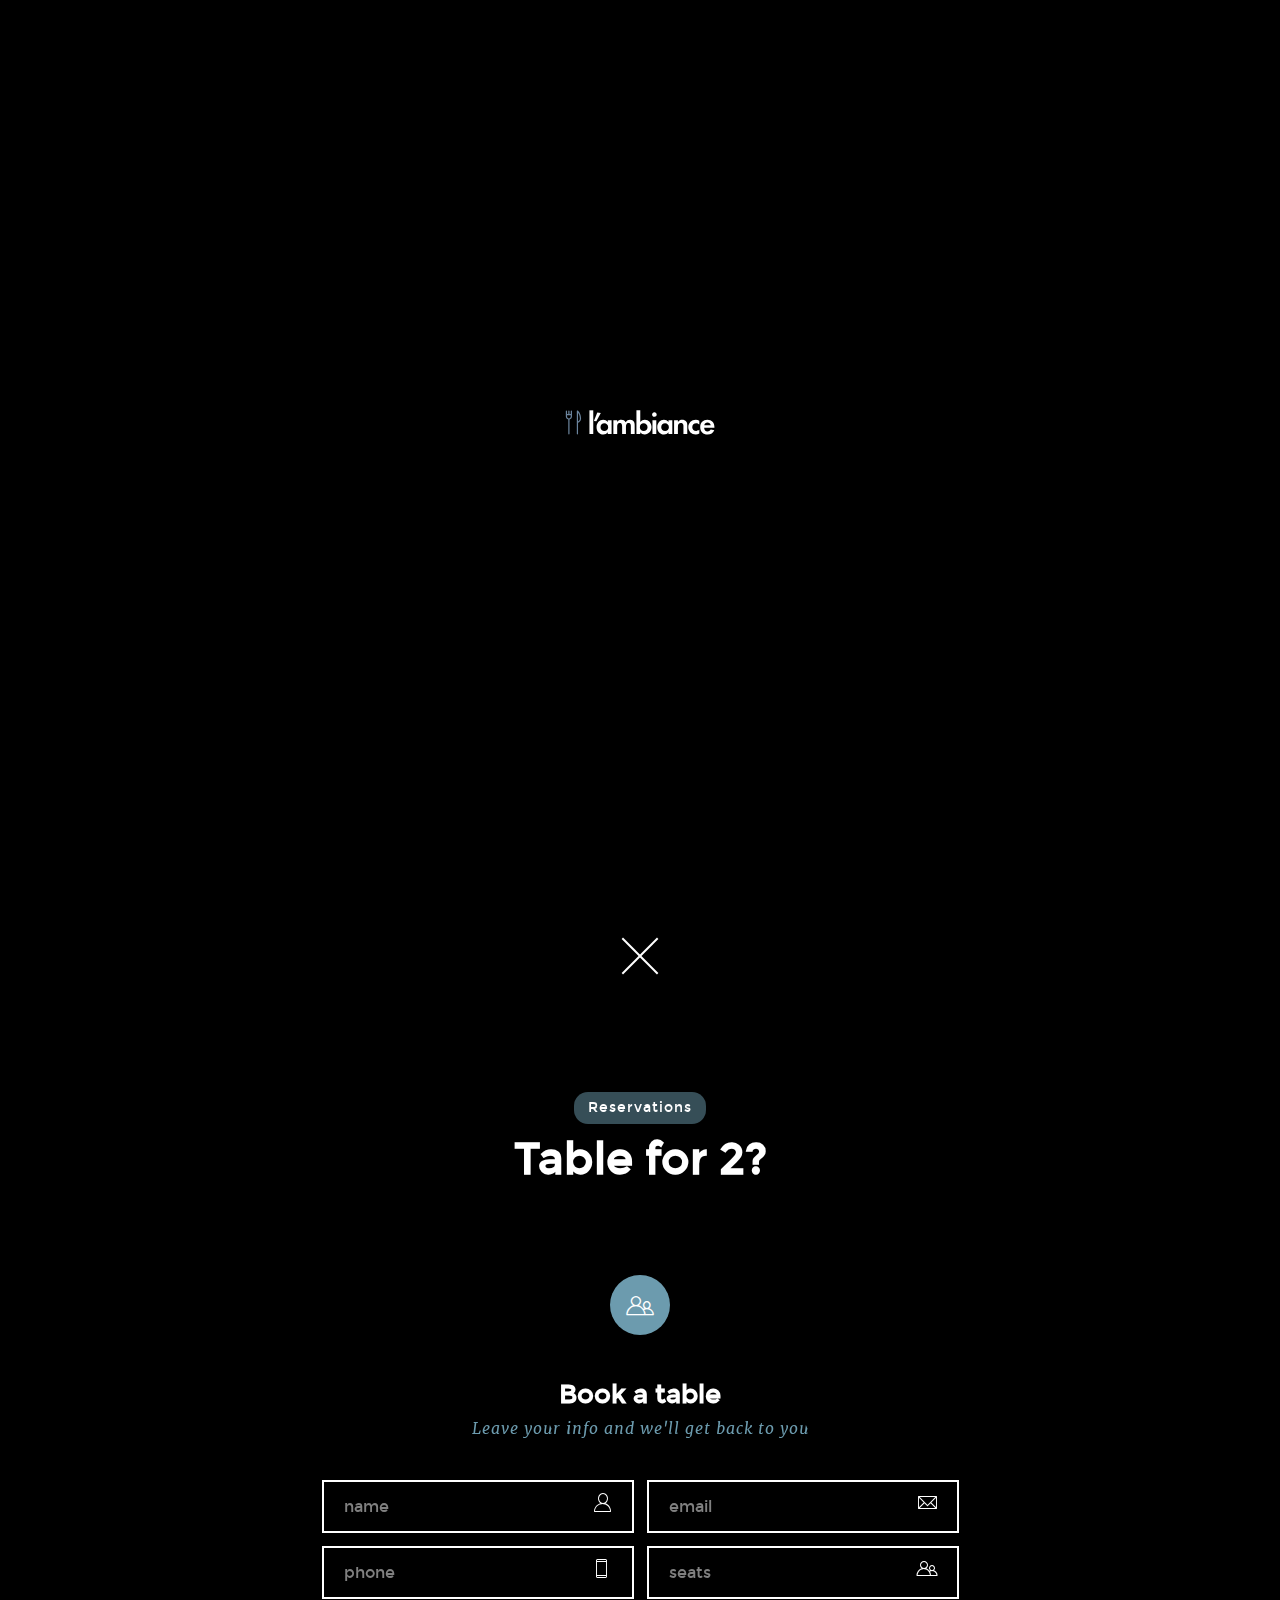
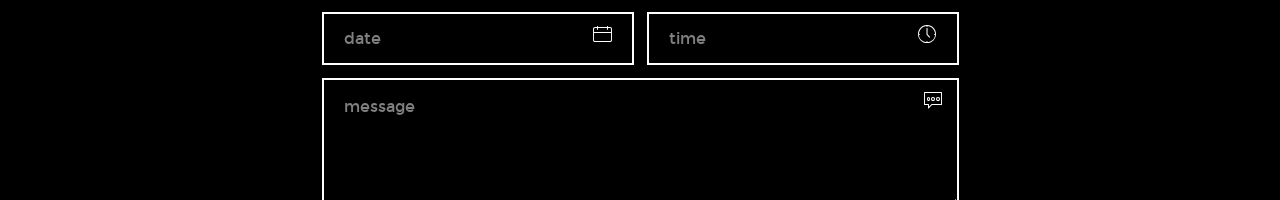
<file: ambiance/reservation.html>
<!DOCTYPE html>
<html lang="en">

<head>
    <meta charset="UTF-8">
    <title>reservations &middot; L'ambiance</title>

    <!-- mobile setup -->
    <meta name="viewport" content="width=device-width, initial-scale=1.0, maximum-scale=1.0, user-scalable=0" />
    <meta name="apple-mobile-web-app-title" content="L'ambiance" />

    <!-- stylesheet -->
    <link rel="stylesheet" href="./assets/css/style.css">

    <!-- Page description -->
    <meta name="description" content="">

    <!-- Facebook -->
    <meta property="og:title" content="reservations" />
    <meta property="og:type" content="article" />
    <meta property="og:url" content="./reservation.html/" />
    <meta property="og:description" content="" />

    <!-- Twitter -->
    <meta name="twitter:title" content="reservations" />
    <meta name="twitter:description" content="" />
    <!-- Favicons -->
    <link rel="apple-touch-icon" sizes="72x72" href="./assets/img/favicons/apple-touch-icon-72x72.png">
    <link rel="apple-touch-icon" sizes="120x120" href="./assets/img/favicons/apple-touch-icon-120x120.png">
    <link rel="apple-touch-icon" sizes="152x152" href="./assets/img/favicons/apple-touch-icon-152x152.png">
    <link rel="icon" type="image/png" href="./assets/img/favicons/favicon.png" sizes="96x96">

</head>

<body>

    <!-- Top shadow -->
    <div class="shadow"></div>
    <!-- end top shadow -->

    <!-- The splash screen -->
    <div id="splash">
        <div class="loader">
            <img class="splash-logo" src="./assets/img/logo/logo.svg" />
            <div class="line"></div>
        </div>
    </div>
    <!-- End of splash screen -->

    <div id="wrapper">
        <!-- main content -->
        <main>
            <!-- The header for content -->
            <header class="detail">
                <a href="." class="back" data-transition="slide-from-top">
                    <h1>back</h1>
                </a>
                <section>
                    <h3 class="badge">Reservations</h3>
                    <h1>Table for 2?</h1>
                </section>
            </header>
            <!-- end header -->
            <div class="content-wrap">
                <section class="content">
                    <i class="icon bg icon-Users"></i>
                    <section class="form-inline">
                        <header>
                            <h2>Book a table</h2>
                            <h4 class="serif">Leave your info and we'll get back to you</h4>
                        </header>

                        <form class="form ambiance-html-form" action="./php/reservations.php" method="post" id="reservation-form">
                            <div class="row">
                                <div class="form-group">
                                    <input name="name" id="name" type="text" placeholder="name">
                                    <i class="icon icon-User"></i>
                                </div>
                                <div class="form-group">
                                    <input class="full-border" name="email" id="email" type="email" placeholder="email">
                                    <i class="icon icon-Email"></i>
                                </div>
                            </div>
                            <div class="row">
                                <div class="form-group">
                                    <input name="phone" id="phone" type="text" placeholder="phone">
                                    <i class="icon icon-Phone"></i>
                                </div>
                                <div class="form-group">
                                    <input name="seats" id="seats" type="text" placeholder="seats">
                                    <i class="icon icon-Users"></i>
                                </div>
                            </div>
                            <div class="row">
                                <div class="form-group">
                                    <input name="date" id="date" type="text" placeholder="date">
                                    <i class="icon icon-Calendar"></i>
                                </div>
                                <div class="form-group">
                                    <input name="time" id="time" type="text" placeholder="time">
                                    <i class="icon icon-Clock"></i>
                                </div>
                            </div>
                            <div class="form-group">
                                <textarea rows="4" name="requests" id="requests" placeholder="message"></textarea>
                                <i class="icon icon-Typing"></i>
                            </div>
                            <span class="message"><strong>Status.</strong> idle</span>
                            <div class="submit">
                                <button type="submit" value="submit">
                            <i class="icon icon-Forward"></i>
                        </button>
                            </div>
                        </form>
                    </section>
                </section>
            </div>
            <div data-remodal-id="modal">
                <i class="icon bg icon-CommentwithLines"></i>
                <button data-remodal-action="close" class="remodal-close"></button>
                <h1>Thank you!</h1>
                <p>Your reservation has been confirmed. We are looking forwards to see you!</p>
                <div class="signature center">
                    <h6>-CHEF-</h6>
                    <h5>Pierre Gabant</h5>
                </div>
            </div>
        </main>
        <!-- end of main content -->
    </div>

    <!-- The slideshow -->
    <ul id="slideshow" data-speed="6000">
        <li>
            <img src="./assets/img/slideshow/demo.jpg" alt="slideshow image" />
        </li>
        <li>
            <img src="./assets/img/slideshow/demo.jpg" alt="slideshow image" />
        </li>
        <li>
            <img src="./assets/img/slideshow/demo.jpg" alt="slideshow image" />
        </li>
        <li>
            <img src="./assets/img/slideshow/demo.jpg" alt="slideshow image" />
        </li>
        <li>
            <img src="./assets/img/slideshow/demo.jpg" alt="slideshow image" />
        </li>
        <li>
            <img src="./assets/img/slideshow/demo.jpg" alt="slideshow image" />
        </li>
        <li>
            <img src="./assets/img/slideshow/demo.jpg" alt="slideshow image" />
        </li>
        <li>
            <img src="./assets/img/slideshow/demo.jpg" alt="slideshow image" />
        </li>
        <li>
            <img src="./assets/img/slideshow/demo.jpg" alt="slideshow image" />
        </li>
        <li>
            <img src="./assets/img/slideshow/demo.jpg" alt="slideshow image" />
        </li>
        <li>
            <img src="./assets/img/slideshow/demo.jpg" alt="slideshow image" />
        </li>
        <li>
            <img src="./assets/img/slideshow/demo.jpg" alt="slideshow image" />
        </li>
        <li>
            <img src="./assets/img/slideshow/demo.jpg" alt="slideshow image" />
        </li>
    </ul>
    <!-- end of slideshow -->

    <!-- Root element of PhotoSwipe. Must have class pswp. -->
    <div class="pswp" tabindex="-1" role="dialog" aria-hidden="true">

        <!-- Background of PhotoSwipe.
         It's a separate element as animating opacity is faster than rgba(). -->
        <div class="pswp__bg"></div>

        <!-- Slides wrapper with overflow:hidden. -->
        <div class="pswp__scroll-wrap">

            <!-- Container that holds slides.
            PhotoSwipe keeps only 3 of them in the DOM to save memory.
            Don't modify these 3 pswp__item elements, data is added later on. -->
            <div class="pswp__container">
                <div class="pswp__item"></div>
                <div class="pswp__item"></div>
                <div class="pswp__item"></div>
            </div>

            <!-- Default (PhotoSwipeUI_Default) interface on top of sliding area. Can be changed. -->
            <div class="pswp__ui pswp__ui--hidden">

                <div class="pswp__top-bar">

                    <!--  Controls are self-explanatory. Order can be changed. -->

                    <div class="pswp__counter"></div>

                    <button class="pswp__button pswp__button--close" title="Close (Esc)"></button>

                    <button class="pswp__button pswp__button--share" title="Share"></button>

                    <button class="pswp__button pswp__button--fs" title="Toggle fullscreen"></button>

                    <button class="pswp__button pswp__button--zoom" title="Zoom in/out"></button>

                    <!-- Preloader demo http://codepen.io/dimsemenov/pen/yyBWoR -->
                    <!-- element will get class pswp__preloader--active when preloader is running -->
                    <div class="pswp__preloader">
                        <div class="pswp__preloader__icn">
                            <div class="pswp__preloader__cut">
                                <div class="pswp__preloader__donut"></div>
                            </div>
                        </div>
                    </div>
                </div>

                <div class="pswp__share-modal pswp__share-modal--hidden pswp__single-tap">
                    <div class="pswp__share-tooltip"></div>
                </div>

                <button class="pswp__button pswp__button--arrow--left" title="Previous (arrow left)">
            </button>

                <button class="pswp__button pswp__button--arrow--right" title="Next (arrow right)">
            </button>

                <div class="pswp__caption">
                    <div class="pswp__caption__center"></div>
                </div>

            </div>

        </div>

    </div>
    <!-- scripts -->
    <script type="text/javascript" src="./assets/js/libs/history.js"></script>
    <!-- end of scripts -->
    <!-- scripts -->
    <script type="text/javascript" src="./assets/js/libs/modernizr.js"></script>
    <!-- end of scripts -->
    <!-- scripts -->
    <script type="text/javascript" src="./assets/js/libs/page.js"></script>
    <!-- end of scripts -->
    <!-- scripts -->
    <script type="text/javascript" src="./assets/js/libs/jquery-2.2.3.js"></script>
    <!-- end of scripts -->
    <!-- scripts -->
    <script type="text/javascript" src="./assets/js/libs/backgroundvideo/backgroundvideo.js"></script>
    <!-- end of scripts -->
    <!-- scripts -->
    <script type="text/javascript" src="./assets/js/libs/photoswipe/photoswipe.js"></script>
    <!-- end of scripts -->
    <!-- scripts -->
    <script type="text/javascript" src="./assets/js/libs/photoswipe/photoswipe-ui-default.js"></script>
    <!-- end of scripts -->
    <!-- scripts -->
    <script type="text/javascript" src="./assets/js/libs/device.js"></script>
    <!-- end of scripts -->
    <!-- scripts -->
    <script type="text/javascript" src="./assets/js/libs/remodal/remodal.js"></script>
    <!-- end of scripts -->
    <!-- scripts -->
    <script type="text/javascript" src="./assets/js/custom/slidenavigation.js"></script>
    <!-- end of scripts -->
    <!-- scripts -->
    <script type="text/javascript" src="./assets/js/app.js"></script>
    <!-- end of scripts -->


</body>

</html>
</file>
<file: ambiance/docs/gitbook/plugins/gitbook-plugin-highlight/website.css>
.book .book-body .page-wrapper .page-inner section.normal pre,
.book .book-body .page-wrapper .page-inner section.normal code {
  /* http://jmblog.github.com/color-themes-for-google-code-highlightjs */
  /* Tomorrow Comment */
  /* Tomorrow Red */
  /* Tomorrow Orange */
  /* Tomorrow Yellow */
  /* Tomorrow Green */
  /* Tomorrow Aqua */
  /* Tomorrow Blue */
  /* Tomorrow Purple */
}
.book .book-body .page-wrapper .page-inner section.normal pre .hljs-comment,
.book .book-body .page-wrapper .page-inner section.normal code .hljs-comment,
.book .book-body .page-wrapper .page-inner section.normal pre .hljs-title,
.book .book-body .page-wrapper .page-inner section.normal code .hljs-title {
  color: #8e908c;
}
.book .book-body .page-wrapper .page-inner section.normal pre .hljs-variable,
.book .book-body .page-wrapper .page-inner section.normal code .hljs-variable,
.book .book-body .page-wrapper .page-inner section.normal pre .hljs-attribute,
.book .book-body .page-wrapper .page-inner section.normal code .hljs-attribute,
.book .book-body .page-wrapper .page-inner section.normal pre .hljs-tag,
.book .book-body .page-wrapper .page-inner section.normal code .hljs-tag,
.book .book-body .page-wrapper .page-inner section.normal pre .hljs-regexp,
.book .book-body .page-wrapper .page-inner section.normal code .hljs-regexp,
.book .book-body .page-wrapper .page-inner section.normal pre .ruby .hljs-constant,
.book .book-body .page-wrapper .page-inner section.normal code .ruby .hljs-constant,
.book .book-body .page-wrapper .page-inner section.normal pre .xml .hljs-tag .hljs-title,
.book .book-body .page-wrapper .page-inner section.normal code .xml .hljs-tag .hljs-title,
.book .book-body .page-wrapper .page-inner section.normal pre .xml .hljs-pi,
.book .book-body .page-wrapper .page-inner section.normal code .xml .hljs-pi,
.book .book-body .page-wrapper .page-inner section.normal pre .xml .hljs-doctype,
.book .book-body .page-wrapper .page-inner section.normal code .xml .hljs-doctype,
.book .book-body .page-wrapper .page-inner section.normal pre .html .hljs-doctype,
.book .book-body .page-wrapper .page-inner section.normal code .html .hljs-doctype,
.book .book-body .page-wrapper .page-inner section.normal pre .css .hljs-id,
.book .book-body .page-wrapper .page-inner section.normal code .css .hljs-id,
.book .book-body .page-wrapper .page-inner section.normal pre .css .hljs-class,
.book .book-body .page-wrapper .page-inner section.normal code .css .hljs-class,
.book .book-body .page-wrapper .page-inner section.normal pre .css .hljs-pseudo,
.book .book-body .page-wrapper .page-inner section.normal code .css .hljs-pseudo {
  color: #c82829;
}
.book .book-body .page-wrapper .page-inner section.normal pre .hljs-number,
.book .book-body .page-wrapper .page-inner section.normal code .hljs-number,
.book .book-body .page-wrapper .page-inner section.normal pre .hljs-preprocessor,
.book .book-body .page-wrapper .page-inner section.normal code .hljs-preprocessor,
.book .book-body .page-wrapper .page-inner section.normal pre .hljs-pragma,
.book .book-body .page-wrapper .page-inner section.normal code .hljs-pragma,
.book .book-body .page-wrapper .page-inner section.normal pre .hljs-built_in,
.book .book-body .page-wrapper .page-inner section.normal code .hljs-built_in,
.book .book-body .page-wrapper .page-inner section.normal pre .hljs-literal,
.book .book-body .page-wrapper .page-inner section.normal code .hljs-literal,
.book .book-body .page-wrapper .page-inner section.normal pre .hljs-params,
.book .book-body .page-wrapper .page-inner section.normal code .hljs-params,
.book .book-body .page-wrapper .page-inner section.normal pre .hljs-constant,
.book .book-body .page-wrapper .page-inner section.normal code .hljs-constant {
  color: #f5871f;
}
.book .book-body .page-wrapper .page-inner section.normal pre .ruby .hljs-class .hljs-title,
.book .book-body .page-wrapper .page-inner section.normal code .ruby .hljs-class .hljs-title,
.book .book-body .page-wrapper .page-inner section.normal pre .css .hljs-rules .hljs-attribute,
.book .book-body .page-wrapper .page-inner section.normal code .css .hljs-rules .hljs-attribute {
  color: #eab700;
}
.book .book-body .page-wrapper .page-inner section.normal pre .hljs-string,
.book .book-body .page-wrapper .page-inner section.normal code .hljs-string,
.book .book-body .page-wrapper .page-inner section.normal pre .hljs-value,
.book .book-body .page-wrapper .page-inner section.normal code .hljs-value,
.book .book-body .page-wrapper .page-inner section.normal pre .hljs-inheritance,
.book .book-body .page-wrapper .page-inner section.normal code .hljs-inheritance,
.book .book-body .page-wrapper .page-inner section.normal pre .hljs-header,
.book .book-body .page-wrapper .page-inner section.normal code .hljs-header,
.book .book-body .page-wrapper .page-inner section.normal pre .ruby .hljs-symbol,
.book .book-body .page-wrapper .page-inner section.normal code .ruby .hljs-symbol,
.book .book-body .page-wrapper .page-inner section.normal pre .xml .hljs-cdata,
.book .book-body .page-wrapper .page-inner section.normal code .xml .hljs-cdata {
  color: #718c00;
}
.book .book-body .page-wrapper .page-inner section.normal pre .css .hljs-hexcolor,
.book .book-body .page-wrapper .page-inner section.normal code .css .hljs-hexcolor {
  color: #3e999f;
}
.book .book-body .page-wrapper .page-inner section.normal pre .hljs-function,
.book .book-body .page-wrapper .page-inner section.normal code .hljs-function,
.book .book-body .page-wrapper .page-inner section.normal pre .python .hljs-decorator,
.book .book-body .page-wrapper .page-inner section.normal code .python .hljs-decorator,
.book .book-body .page-wrapper .page-inner section.normal pre .python .hljs-title,
.book .book-body .page-wrapper .page-inner section.normal code .python .hljs-title,
.book .book-body .page-wrapper .page-inner section.normal pre .ruby .hljs-function .hljs-title,
.book .book-body .page-wrapper .page-inner section.normal code .ruby .hljs-function .hljs-title,
.book .book-body .page-wrapper .page-inner section.normal pre .ruby .hljs-title .hljs-keyword,
.book .book-body .page-wrapper .page-inner section.normal code .ruby .hljs-title .hljs-keyword,
.book .book-body .page-wrapper .page-inner section.normal pre .perl .hljs-sub,
.book .book-body .page-wrapper .page-inner section.normal code .perl .hljs-sub,
.book .book-body .page-wrapper .page-inner section.normal pre .javascript .hljs-title,
.book .book-body .page-wrapper .page-inner section.normal code .javascript .hljs-title,
.book .book-body .page-wrapper .page-inner section.normal pre .coffeescript .hljs-title,
.book .book-body .page-wrapper .page-inner section.normal code .coffeescript .hljs-title {
  color: #4271ae;
}
.book .book-body .page-wrapper .page-inner section.normal pre .hljs-keyword,
.book .book-body .page-wrapper .page-inner section.normal code .hljs-keyword,
.book .book-body .page-wrapper .page-inner section.normal pre .javascript .hljs-function,
.book .book-body .page-wrapper .page-inner section.normal code .javascript .hljs-function {
  color: #8959a8;
}
.book .book-body .page-wrapper .page-inner section.normal pre .hljs,
.book .book-body .page-wrapper .page-inner section.normal code .hljs {
  display: block;
  background: white;
  color: #4d4d4c;
  padding: 0.5em;
}
.book .book-body .page-wrapper .page-inner section.normal pre .coffeescript .javascript,
.book .book-body .page-wrapper .page-inner section.normal code .coffeescript .javascript,
.book .book-body .page-wrapper .page-inner section.normal pre .javascript .xml,
.book .book-body .page-wrapper .page-inner section.normal code .javascript .xml,
.book .book-body .page-wrapper .page-inner section.normal pre .tex .hljs-formula,
.book .book-body .page-wrapper .page-inner section.normal code .tex .hljs-formula,
.book .book-body .page-wrapper .page-inner section.normal pre .xml .javascript,
.book .book-body .page-wrapper .page-inner section.normal code .xml .javascript,
.book .book-body .page-wrapper .page-inner section.normal pre .xml .vbscript,
.book .book-body .page-wrapper .page-inner section.normal code .xml .vbscript,
.book .book-body .page-wrapper .page-inner section.normal pre .xml .css,
.book .book-body .page-wrapper .page-inner section.normal code .xml .css,
.book .book-body .page-wrapper .page-inner section.normal pre .xml .hljs-cdata,
.book .book-body .page-wrapper .page-inner section.normal code .xml .hljs-cdata {
  opacity: 0.5;
}
.book.color-theme-1 .book-body .page-wrapper .page-inner section.normal pre,
.book.color-theme-1 .book-body .page-wrapper .page-inner section.normal code {
  /*

Orginal Style from ethanschoonover.com/solarized (c) Jeremy Hull <sourdrums@gmail.com>

*/
  /* Solarized Green */
  /* Solarized Cyan */
  /* Solarized Blue */
  /* Solarized Yellow */
  /* Solarized Orange */
  /* Solarized Red */
  /* Solarized Violet */
}
.book.color-theme-1 .book-body .page-wrapper .page-inner section.normal pre .hljs,
.book.color-theme-1 .book-body .page-wrapper .page-inner section.normal code .hljs {
  display: block;
  padding: 0.5em;
  background: #fdf6e3;
  color: #657b83;
}
.book.color-theme-1 .book-body .page-wrapper .page-inner section.normal pre .hljs-comment,
.book.color-theme-1 .book-body .page-wrapper .page-inner section.normal code .hljs-comment,
.book.color-theme-1 .book-body .page-wrapper .page-inner section.normal pre .hljs-template_comment,
.book.color-theme-1 .book-body .page-wrapper .page-inner section.normal code .hljs-template_comment,
.book.color-theme-1 .book-body .page-wrapper .page-inner section.normal pre .diff .hljs-header,
.book.color-theme-1 .book-body .page-wrapper .page-inner section.normal code .diff .hljs-header,
.book.color-theme-1 .book-body .page-wrapper .page-inner section.normal pre .hljs-doctype,
.book.color-theme-1 .book-body .page-wrapper .page-inner section.normal code .hljs-doctype,
.book.color-theme-1 .book-body .page-wrapper .page-inner section.normal pre .hljs-pi,
.book.color-theme-1 .book-body .page-wrapper .page-inner section.normal code .hljs-pi,
.book.color-theme-1 .book-body .page-wrapper .page-inner section.normal pre .lisp .hljs-string,
.book.color-theme-1 .book-body .page-wrapper .page-inner section.normal code .lisp .hljs-string,
.book.color-theme-1 .book-body .page-wrapper .page-inner section.normal pre .hljs-javadoc,
.book.color-theme-1 .book-body .page-wrapper .page-inner section.normal code .hljs-javadoc {
  color: #93a1a1;
}
.book.color-theme-1 .book-body .page-wrapper .page-inner section.normal pre .hljs-keyword,
.book.color-theme-1 .book-body .page-wrapper .page-inner section.normal code .hljs-keyword,
.book.color-theme-1 .book-body .page-wrapper .page-inner section.normal pre .hljs-winutils,
.book.color-theme-1 .book-body .page-wrapper .page-inner section.normal code .hljs-winutils,
.book.color-theme-1 .book-body .page-wrapper .page-inner section.normal pre .method,
.book.color-theme-1 .book-body .page-wrapper .page-inner section.normal code .method,
.book.color-theme-1 .book-body .page-wrapper .page-inner section.normal pre .hljs-addition,
.book.color-theme-1 .book-body .page-wrapper .page-inner section.normal code .hljs-addition,
.book.color-theme-1 .book-body .page-wrapper .page-inner section.normal pre .css .hljs-tag,
.book.color-theme-1 .book-body .page-wrapper .page-inner section.normal code .css .hljs-tag,
.book.color-theme-1 .book-body .page-wrapper .page-inner section.normal pre .hljs-request,
.book.color-theme-1 .book-body .page-wrapper .page-inner section.normal code .hljs-request,
.book.color-theme-1 .book-body .page-wrapper .page-inner section.normal pre .hljs-status,
.book.color-theme-1 .book-body .page-wrapper .page-inner section.normal code .hljs-status,
.book.color-theme-1 .book-body .page-wrapper .page-inner section.normal pre .nginx .hljs-title,
.book.color-theme-1 .book-body .page-wrapper .page-inner section.normal code .nginx .hljs-title {
  color: #859900;
}
.book.color-theme-1 .book-body .page-wrapper .page-inner section.normal pre .hljs-number,
.book.color-theme-1 .book-body .page-wrapper .page-inner section.normal code .hljs-number,
.book.color-theme-1 .book-body .page-wrapper .page-inner section.normal pre .hljs-command,
.book.color-theme-1 .book-body .page-wrapper .page-inner section.normal code .hljs-command,
.book.color-theme-1 .book-body .page-wrapper .page-inner section.normal pre .hljs-string,
.book.color-theme-1 .book-body .page-wrapper .page-inner section.normal code .hljs-string,
.book.color-theme-1 .book-body .page-wrapper .page-inner section.normal pre .hljs-tag .hljs-value,
.book.color-theme-1 .book-body .page-wrapper .page-inner section.normal code .hljs-tag .hljs-value,
.book.color-theme-1 .book-body .page-wrapper .page-inner section.normal pre .hljs-rules .hljs-value,
.book.color-theme-1 .book-body .page-wrapper .page-inner section.normal code .hljs-rules .hljs-value,
.book.color-theme-1 .book-body .page-wrapper .page-inner section.normal pre .hljs-phpdoc,
.book.color-theme-1 .book-body .page-wrapper .page-inner section.normal code .hljs-phpdoc,
.book.color-theme-1 .book-body .page-wrapper .page-inner section.normal pre .tex .hljs-formula,
.book.color-theme-1 .book-body .page-wrapper .page-inner section.normal code .tex .hljs-formula,
.book.color-theme-1 .book-body .page-wrapper .page-inner section.normal pre .hljs-regexp,
.book.color-theme-1 .book-body .page-wrapper .page-inner section.normal code .hljs-regexp,
.book.color-theme-1 .book-body .page-wrapper .page-inner section.normal pre .hljs-hexcolor,
.book.color-theme-1 .book-body .page-wrapper .page-inner section.normal code .hljs-hexcolor,
.book.color-theme-1 .book-body .page-wrapper .page-inner section.normal pre .hljs-link_url,
.book.color-theme-1 .book-body .page-wrapper .page-inner section.normal code .hljs-link_url {
  color: #2aa198;
}
.book.color-theme-1 .book-body .page-wrapper .page-inner section.normal pre .hljs-title,
.book.color-theme-1 .book-body .page-wrapper .page-inner section.normal code .hljs-title,
.book.color-theme-1 .book-body .page-wrapper .page-inner section.normal pre .hljs-localvars,
.book.color-theme-1 .book-body .page-wrapper .page-inner section.normal code .hljs-localvars,
.book.color-theme-1 .book-body .page-wrapper .page-inner section.normal pre .hljs-chunk,
.book.color-theme-1 .book-body .page-wrapper .page-inner section.normal code .hljs-chunk,
.book.color-theme-1 .book-body .page-wrapper .page-inner section.normal pre .hljs-decorator,
.book.color-theme-1 .book-body .page-wrapper .page-inner section.normal code .hljs-decorator,
.book.color-theme-1 .book-body .page-wrapper .page-inner section.normal pre .hljs-built_in,
.book.color-theme-1 .book-body .page-wrapper .page-inner section.normal code .hljs-built_in,
.book.color-theme-1 .book-body .page-wrapper .page-inner section.normal pre .hljs-identifier,
.book.color-theme-1 .book-body .page-wrapper .page-inner section.normal code .hljs-identifier,
.book.color-theme-1 .book-body .page-wrapper .page-inner section.normal pre .vhdl .hljs-literal,
.book.color-theme-1 .book-body .page-wrapper .page-inner section.normal code .vhdl .hljs-literal,
.book.color-theme-1 .book-body .page-wrapper .page-inner section.normal pre .hljs-id,
.book.color-theme-1 .book-body .page-wrapper .page-inner section.normal code .hljs-id,
.book.color-theme-1 .book-body .page-wrapper .page-inner section.normal pre .css .hljs-function,
.book.color-theme-1 .book-body .page-wrapper .page-inner section.normal code .css .hljs-function {
  color: #268bd2;
}
.book.color-theme-1 .book-body .page-wrapper .page-inner section.normal pre .hljs-attribute,
.book.color-theme-1 .book-body .page-wrapper .page-inner section.normal code .hljs-attribute,
.book.color-theme-1 .book-body .page-wrapper .page-inner section.normal pre .hljs-variable,
.book.color-theme-1 .book-body .page-wrapper .page-inner section.normal code .hljs-variable,
.book.color-theme-1 .book-body .page-wrapper .page-inner section.normal pre .lisp .hljs-body,
.book.color-theme-1 .book-body .page-wrapper .page-inner section.normal code .lisp .hljs-body,
.book.color-theme-1 .book-body .page-wrapper .page-inner section.normal pre .smalltalk .hljs-number,
.book.color-theme-1 .book-body .page-wrapper .page-inner section.normal code .smalltalk .hljs-number,
.book.color-theme-1 .book-body .page-wrapper .page-inner section.normal pre .hljs-constant,
.book.color-theme-1 .book-body .page-wrapper .page-inner section.normal code .hljs-constant,
.book.color-theme-1 .book-body .page-wrapper .page-inner section.normal pre .hljs-class .hljs-title,
.book.color-theme-1 .book-body .page-wrapper .page-inner section.normal code .hljs-class .hljs-title,
.book.color-theme-1 .book-body .page-wrapper .page-inner section.normal pre .hljs-parent,
.book.color-theme-1 .book-body .page-wrapper .page-inner section.normal code .hljs-parent,
.book.color-theme-1 .book-body .page-wrapper .page-inner section.normal pre .haskell .hljs-type,
.book.color-theme-1 .book-body .page-wrapper .page-inner section.normal code .haskell .hljs-type,
.book.color-theme-1 .book-body .page-wrapper .page-inner section.normal pre .hljs-link_reference,
.book.color-theme-1 .book-body .page-wrapper .page-inner section.normal code .hljs-link_reference {
  color: #b58900;
}
.book.color-theme-1 .book-body .page-wrapper .page-inner section.normal pre .hljs-preprocessor,
.book.color-theme-1 .book-body .page-wrapper .page-inner section.normal code .hljs-preprocessor,
.book.color-theme-1 .book-body .page-wrapper .page-inner section.normal pre .hljs-preprocessor .hljs-keyword,
.book.color-theme-1 .book-body .page-wrapper .page-inner section.normal code .hljs-preprocessor .hljs-keyword,
.book.color-theme-1 .book-body .page-wrapper .page-inner section.normal pre .hljs-pragma,
.book.color-theme-1 .book-body .page-wrapper .page-inner section.normal code .hljs-pragma,
.book.color-theme-1 .book-body .page-wrapper .page-inner section.normal pre .hljs-shebang,
.book.color-theme-1 .book-body .page-wrapper .page-inner section.normal code .hljs-shebang,
.book.color-theme-1 .book-body .page-wrapper .page-inner section.normal pre .hljs-symbol,
.book.color-theme-1 .book-body .page-wrapper .page-inner section.normal code .hljs-symbol,
.book.color-theme-1 .book-body .page-wrapper .page-inner section.normal pre .hljs-symbol .hljs-string,
.book.color-theme-1 .book-body .page-wrapper .page-inner section.normal code .hljs-symbol .hljs-string,
.book.color-theme-1 .book-body .page-wrapper .page-inner section.normal pre .diff .hljs-change,
.book.color-theme-1 .book-body .page-wrapper .page-inner section.normal code .diff .hljs-change,
.book.color-theme-1 .book-body .page-wrapper .page-inner section.normal pre .hljs-special,
.book.color-theme-1 .book-body .page-wrapper .page-inner section.normal code .hljs-special,
.book.color-theme-1 .book-body .page-wrapper .page-inner section.normal pre .hljs-attr_selector,
.book.color-theme-1 .book-body .page-wrapper .page-inner section.normal code .hljs-attr_selector,
.book.color-theme-1 .book-body .page-wrapper .page-inner section.normal pre .hljs-subst,
.book.color-theme-1 .book-body .page-wrapper .page-inner section.normal code .hljs-subst,
.book.color-theme-1 .book-body .page-wrapper .page-inner section.normal pre .hljs-cdata,
.book.color-theme-1 .book-body .page-wrapper .page-inner section.normal code .hljs-cdata,
.book.color-theme-1 .book-body .page-wrapper .page-inner section.normal pre .clojure .hljs-title,
.book.color-theme-1 .book-body .page-wrapper .page-inner section.normal code .clojure .hljs-title,
.book.color-theme-1 .book-body .page-wrapper .page-inner section.normal pre .css .hljs-pseudo,
.book.color-theme-1 .book-body .page-wrapper .page-inner section.normal code .css .hljs-pseudo,
.book.color-theme-1 .book-body .page-wrapper .page-inner section.normal pre .hljs-header,
.book.color-theme-1 .book-body .page-wrapper .page-inner section.normal code .hljs-header {
  color: #cb4b16;
}
.book.color-theme-1 .book-body .page-wrapper .page-inner section.normal pre .hljs-deletion,
.book.color-theme-1 .book-body .page-wrapper .page-inner section.normal code .hljs-deletion,
.book.color-theme-1 .book-body .page-wrapper .page-inner section.normal pre .hljs-important,
.book.color-theme-1 .book-body .page-wrapper .page-inner section.normal code .hljs-important {
  color: #dc322f;
}
.book.color-theme-1 .book-body .page-wrapper .page-inner section.normal pre .hljs-link_label,
.book.color-theme-1 .book-body .page-wrapper .page-inner section.normal code .hljs-link_label {
  color: #6c71c4;
}
.book.color-theme-1 .book-body .page-wrapper .page-inner section.normal pre .tex .hljs-formula,
.book.color-theme-1 .book-body .page-wrapper .page-inner section.normal code .tex .hljs-formula {
  background: #eee8d5;
}
.book.color-theme-2 .book-body .page-wrapper .page-inner section.normal pre,
.book.color-theme-2 .book-body .page-wrapper .page-inner section.normal code {
  /* Tomorrow Night Bright Theme */
  /* Original theme - https://github.com/chriskempson/tomorrow-theme */
  /* http://jmblog.github.com/color-themes-for-google-code-highlightjs */
  /* Tomorrow Comment */
  /* Tomorrow Red */
  /* Tomorrow Orange */
  /* Tomorrow Yellow */
  /* Tomorrow Green */
  /* Tomorrow Aqua */
  /* Tomorrow Blue */
  /* Tomorrow Purple */
}
.book.color-theme-2 .book-body .page-wrapper .page-inner section.normal pre .hljs-comment,
.book.color-theme-2 .book-body .page-wrapper .page-inner section.normal code .hljs-comment,
.book.color-theme-2 .book-body .page-wrapper .page-inner section.normal pre .hljs-title,
.book.color-theme-2 .book-body .page-wrapper .page-inner section.normal code .hljs-title {
  color: #969896;
}
.book.color-theme-2 .book-body .page-wrapper .page-inner section.normal pre .hljs-variable,
.book.color-theme-2 .book-body .page-wrapper .page-inner section.normal code .hljs-variable,
.book.color-theme-2 .book-body .page-wrapper .page-inner section.normal pre .hljs-attribute,
.book.color-theme-2 .book-body .page-wrapper .page-inner section.normal code .hljs-attribute,
.book.color-theme-2 .book-body .page-wrapper .page-inner section.normal pre .hljs-tag,
.book.color-theme-2 .book-body .page-wrapper .page-inner section.normal code .hljs-tag,
.book.color-theme-2 .book-body .page-wrapper .page-inner section.normal pre .hljs-regexp,
.book.color-theme-2 .book-body .page-wrapper .page-inner section.normal code .hljs-regexp,
.book.color-theme-2 .book-body .page-wrapper .page-inner section.normal pre .ruby .hljs-constant,
.book.color-theme-2 .book-body .page-wrapper .page-inner section.normal code .ruby .hljs-constant,
.book.color-theme-2 .book-body .page-wrapper .page-inner section.normal pre .xml .hljs-tag .hljs-title,
.book.color-theme-2 .book-body .page-wrapper .page-inner section.normal code .xml .hljs-tag .hljs-title,
.book.color-theme-2 .book-body .page-wrapper .page-inner section.normal pre .xml .hljs-pi,
.book.color-theme-2 .book-body .page-wrapper .page-inner section.normal code .xml .hljs-pi,
.book.color-theme-2 .book-body .page-wrapper .page-inner section.normal pre .xml .hljs-doctype,
.book.color-theme-2 .book-body .page-wrapper .page-inner section.normal code .xml .hljs-doctype,
.book.color-theme-2 .book-body .page-wrapper .page-inner section.normal pre .html .hljs-doctype,
.book.color-theme-2 .book-body .page-wrapper .page-inner section.normal code .html .hljs-doctype,
.book.color-theme-2 .book-body .page-wrapper .page-inner section.normal pre .css .hljs-id,
.book.color-theme-2 .book-body .page-wrapper .page-inner section.normal code .css .hljs-id,
.book.color-theme-2 .book-body .page-wrapper .page-inner section.normal pre .css .hljs-class,
.book.color-theme-2 .book-body .page-wrapper .page-inner section.normal code .css .hljs-class,
.book.color-theme-2 .book-body .page-wrapper .page-inner section.normal pre .css .hljs-pseudo,
.book.color-theme-2 .book-body .page-wrapper .page-inner section.normal code .css .hljs-pseudo {
  color: #d54e53;
}
.book.color-theme-2 .book-body .page-wrapper .page-inner section.normal pre .hljs-number,
.book.color-theme-2 .book-body .page-wrapper .page-inner section.normal code .hljs-number,
.book.color-theme-2 .book-body .page-wrapper .page-inner section.normal pre .hljs-preprocessor,
.book.color-theme-2 .book-body .page-wrapper .page-inner section.normal code .hljs-preprocessor,
.book.color-theme-2 .book-body .page-wrapper .page-inner section.normal pre .hljs-pragma,
.book.color-theme-2 .book-body .page-wrapper .page-inner section.normal code .hljs-pragma,
.book.color-theme-2 .book-body .page-wrapper .page-inner section.normal pre .hljs-built_in,
.book.color-theme-2 .book-body .page-wrapper .page-inner section.normal code .hljs-built_in,
.book.color-theme-2 .book-body .page-wrapper .page-inner section.normal pre .hljs-literal,
.book.color-theme-2 .book-body .page-wrapper .page-inner section.normal code .hljs-literal,
.book.color-theme-2 .book-body .page-wrapper .page-inner section.normal pre .hljs-params,
.book.color-theme-2 .book-body .page-wrapper .page-inner section.normal code .hljs-params,
.book.color-theme-2 .book-body .page-wrapper .page-inner section.normal pre .hljs-constant,
.book.color-theme-2 .book-body .page-wrapper .page-inner section.normal code .hljs-constant {
  color: #e78c45;
}
.book.color-theme-2 .book-body .page-wrapper .page-inner section.normal pre .ruby .hljs-class .hljs-title,
.book.color-theme-2 .book-body .page-wrapper .page-inner section.normal code .ruby .hljs-class .hljs-title,
.book.color-theme-2 .book-body .page-wrapper .page-inner section.normal pre .css .hljs-rules .hljs-attribute,
.book.color-theme-2 .book-body .page-wrapper .page-inner section.normal code .css .hljs-rules .hljs-attribute {
  color: #e7c547;
}
.book.color-theme-2 .book-body .page-wrapper .page-inner section.normal pre .hljs-string,
.book.color-theme-2 .book-body .page-wrapper .page-inner section.normal code .hljs-string,
.book.color-theme-2 .book-body .page-wrapper .page-inner section.normal pre .hljs-value,
.book.color-theme-2 .book-body .page-wrapper .page-inner section.normal code .hljs-value,
.book.color-theme-2 .book-body .page-wrapper .page-inner section.normal pre .hljs-inheritance,
.book.color-theme-2 .book-body .page-wrapper .page-inner section.normal code .hljs-inheritance,
.book.color-theme-2 .book-body .page-wrapper .page-inner section.normal pre .hljs-header,
.book.color-theme-2 .book-body .page-wrapper .page-inner section.normal code .hljs-header,
.book.color-theme-2 .book-body .page-wrapper .page-inner section.normal pre .ruby .hljs-symbol,
.book.color-theme-2 .book-body .page-wrapper .page-inner section.normal code .ruby .hljs-symbol,
.book.color-theme-2 .book-body .page-wrapper .page-inner section.normal pre .xml .hljs-cdata,
.book.color-theme-2 .book-body .page-wrapper .page-inner section.normal code .xml .hljs-cdata {
  color: #b9ca4a;
}
.book.color-theme-2 .book-body .page-wrapper .page-inner section.normal pre .css .hljs-hexcolor,
.book.color-theme-2 .book-body .page-wrapper .page-inner section.normal code .css .hljs-hexcolor {
  color: #70c0b1;
}
.book.color-theme-2 .book-body .page-wrapper .page-inner section.normal pre .hljs-function,
.book.color-theme-2 .book-body .page-wrapper .page-inner section.normal code .hljs-function,
.book.color-theme-2 .book-body .page-wrapper .page-inner section.normal pre .python .hljs-decorator,
.book.color-theme-2 .book-body .page-wrapper .page-inner section.normal code .python .hljs-decorator,
.book.color-theme-2 .book-body .page-wrapper .page-inner section.normal pre .python .hljs-title,
.book.color-theme-2 .book-body .page-wrapper .page-inner section.normal code .python .hljs-title,
.book.color-theme-2 .book-body .page-wrapper .page-inner section.normal pre .ruby .hljs-function .hljs-title,
.book.color-theme-2 .book-body .page-wrapper .page-inner section.normal code .ruby .hljs-function .hljs-title,
.book.color-theme-2 .book-body .page-wrapper .page-inner section.normal pre .ruby .hljs-title .hljs-keyword,
.book.color-theme-2 .book-body .page-wrapper .page-inner section.normal code .ruby .hljs-title .hljs-keyword,
.book.color-theme-2 .book-body .page-wrapper .page-inner section.normal pre .perl .hljs-sub,
.book.color-theme-2 .book-body .page-wrapper .page-inner section.normal code .perl .hljs-sub,
.book.color-theme-2 .book-body .page-wrapper .page-inner section.normal pre .javascript .hljs-title,
.book.color-theme-2 .book-body .page-wrapper .page-inner section.normal code .javascript .hljs-title,
.book.color-theme-2 .book-body .page-wrapper .page-inner section.normal pre .coffeescript .hljs-title,
.book.color-theme-2 .book-body .page-wrapper .page-inner section.normal code .coffeescript .hljs-title {
  color: #7aa6da;
}
.book.color-theme-2 .book-body .page-wrapper .page-inner section.normal pre .hljs-keyword,
.book.color-theme-2 .book-body .page-wrapper .page-inner section.normal code .hljs-keyword,
.book.color-theme-2 .book-body .page-wrapper .page-inner section.normal pre .javascript .hljs-function,
.book.color-theme-2 .book-body .page-wrapper .page-inner section.normal code .javascript .hljs-function {
  color: #c397d8;
}
.book.color-theme-2 .book-body .page-wrapper .page-inner section.normal pre .hljs,
.book.color-theme-2 .book-body .page-wrapper .page-inner section.normal code .hljs {
  display: block;
  background: black;
  color: #eaeaea;
  padding: 0.5em;
}
.book.color-theme-2 .book-body .page-wrapper .page-inner section.normal pre .coffeescript .javascript,
.book.color-theme-2 .book-body .page-wrapper .page-inner section.normal code .coffeescript .javascript,
.book.color-theme-2 .book-body .page-wrapper .page-inner section.normal pre .javascript .xml,
.book.color-theme-2 .book-body .page-wrapper .page-inner section.normal code .javascript .xml,
.book.color-theme-2 .book-body .page-wrapper .page-inner section.normal pre .tex .hljs-formula,
.book.color-theme-2 .book-body .page-wrapper .page-inner section.normal code .tex .hljs-formula,
.book.color-theme-2 .book-body .page-wrapper .page-inner section.normal pre .xml .javascript,
.book.color-theme-2 .book-body .page-wrapper .page-inner section.normal code .xml .javascript,
.book.color-theme-2 .book-body .page-wrapper .page-inner section.normal pre .xml .vbscript,
.book.color-theme-2 .book-body .page-wrapper .page-inner section.normal code .xml .vbscript,
.book.color-theme-2 .book-body .page-wrapper .page-inner section.normal pre .xml .css,
.book.color-theme-2 .book-body .page-wrapper .page-inner section.normal code .xml .css,
.book.color-theme-2 .book-body .page-wrapper .page-inner section.normal pre .xml .hljs-cdata,
.book.color-theme-2 .book-body .page-wrapper .page-inner section.normal code .xml .hljs-cdata {
  opacity: 0.5;
}
</file>
<file: ambiance/docs/gitbook/plugins/gitbook-plugin-search/search.css>
.book .book-summary .book-search {
  padding: 6px;
  background: transparent;
  position: absolute;
  top: -50px;
  left: 0px;
  right: 0px;
  transition: top 0.5s ease;
}
.book .book-summary .book-search input,
.book .book-summary .book-search input:focus,
.book .book-summary .book-search input:hover {
  width: 100%;
  background: transparent;
  border: 1px solid transparent;
  box-shadow: none;
  outline: none;
  line-height: 22px;
  padding: 7px 4px;
  color: inherit;
}
.book.with-search .book-summary .book-search {
  top: 0px;
}
.book.with-search .book-summary ul.summary {
  top: 50px;
}
</file>
<file: ambiance/docs/gitbook/plugins/gitbook-plugin-fontsettings/website.css>
/*
 * Theme 1
 */
.color-theme-1 .dropdown-menu {
  background-color: #111111;
  border-color: #7e888b;
}
.color-theme-1 .dropdown-menu .dropdown-caret .caret-inner {
  border-bottom: 9px solid #111111;
}
.color-theme-1 .dropdown-menu .buttons {
  border-color: #7e888b;
}
.color-theme-1 .dropdown-menu .button {
  color: #afa790;
}
.color-theme-1 .dropdown-menu .button:hover {
  color: #73553c;
}
/*
 * Theme 2
 */
.color-theme-2 .dropdown-menu {
  background-color: #2d3143;
  border-color: #272a3a;
}
.color-theme-2 .dropdown-menu .dropdown-caret .caret-inner {
  border-bottom: 9px solid #2d3143;
}
.color-theme-2 .dropdown-menu .buttons {
  border-color: #272a3a;
}
.color-theme-2 .dropdown-menu .button {
  color: #62677f;
}
.color-theme-2 .dropdown-menu .button:hover {
  color: #f4f4f5;
}
.book .book-header .font-settings .font-enlarge {
  line-height: 30px;
  font-size: 1.4em;
}
.book .book-header .font-settings .font-reduce {
  line-height: 30px;
  font-size: 1em;
}
.book.color-theme-1 .book-body {
  color: #704214;
  background: #f3eacb;
}
.book.color-theme-1 .book-body .page-wrapper .page-inner section {
  background: #f3eacb;
}
.book.color-theme-2 .book-body {
  color: #bdcadb;
  background: #1c1f2b;
}
.book.color-theme-2 .book-body .page-wrapper .page-inner section {
  background: #1c1f2b;
}
.book.font-size-0 .book-body .page-inner section {
  font-size: 1.2rem;
}
.book.font-size-1 .book-body .page-inner section {
  font-size: 1.4rem;
}
.book.font-size-2 .book-body .page-inner section {
  font-size: 1.6rem;
}
.book.font-size-3 .book-body .page-inner section {
  font-size: 2.2rem;
}
.book.font-size-4 .book-body .page-inner section {
  font-size: 4rem;
}
.book.font-family-0 {
  font-family: Georgia, serif;
}
.book.font-family-1 {
  font-family: "Helvetica Neue", Helvetica, Arial, sans-serif;
}
.book.color-theme-1 .book-body .page-wrapper .page-inner section.normal {
  color: #704214;
}
.book.color-theme-1 .book-body .page-wrapper .page-inner section.normal a {
  color: inherit;
}
.book.color-theme-1 .book-body .page-wrapper .page-inner section.normal h1,
.book.color-theme-1 .book-body .page-wrapper .page-inner section.normal h2,
.book.color-theme-1 .book-body .page-wrapper .page-inner section.normal h3,
.book.color-theme-1 .book-body .page-wrapper .page-inner section.normal h4,
.book.color-theme-1 .book-body .page-wrapper .page-inner section.normal h5,
.book.color-theme-1 .book-body .page-wrapper .page-inner section.normal h6 {
  color: inherit;
}
.book.color-theme-1 .book-body .page-wrapper .page-inner section.normal h1,
.book.color-theme-1 .book-body .page-wrapper .page-inner section.normal h2 {
  border-color: inherit;
}
.book.color-theme-1 .book-body .page-wrapper .page-inner section.normal h6 {
  color: inherit;
}
.book.color-theme-1 .book-body .page-wrapper .page-inner section.normal hr {
  background-color: inherit;
}
.book.color-theme-1 .book-body .page-wrapper .page-inner section.normal blockquote {
  border-color: inherit;
}
.book.color-theme-1 .book-body .page-wrapper .page-inner section.normal pre,
.book.color-theme-1 .book-body .page-wrapper .page-inner section.normal code {
  background: #fdf6e3;
  color: #657b83;
  border-color: #f8df9c;
}
.book.color-theme-1 .book-body .page-wrapper .page-inner section.normal .highlight {
  background-color: inherit;
}
.book.color-theme-1 .book-body .page-wrapper .page-inner section.normal table th,
.book.color-theme-1 .book-body .page-wrapper .page-inner section.normal table td {
  border-color: #f5d06c;
}
.book.color-theme-1 .book-body .page-wrapper .page-inner section.normal table tr {
  color: inherit;
  background-color: #fdf6e3;
  border-color: #444444;
}
.book.color-theme-1 .book-body .page-wrapper .page-inner section.normal table tr:nth-child(2n) {
  background-color: #fbeecb;
}
.book.color-theme-2 .book-body .page-wrapper .page-inner section.normal {
  color: #bdcadb;
}
.book.color-theme-2 .book-body .page-wrapper .page-inner section.normal a {
  color: #3eb1d0;
}
.book.color-theme-2 .book-body .page-wrapper .page-inner section.normal h1,
.book.color-theme-2 .book-body .page-wrapper .page-inner section.normal h2,
.book.color-theme-2 .book-body .page-wrapper .page-inner section.normal h3,
.book.color-theme-2 .book-body .page-wrapper .page-inner section.normal h4,
.book.color-theme-2 .book-body .page-wrapper .page-inner section.normal h5,
.book.color-theme-2 .book-body .page-wrapper .page-inner section.normal h6 {
  color: #fffffa;
}
.book.color-theme-2 .book-body .page-wrapper .page-inner section.normal h1,
.book.color-theme-2 .book-body .page-wrapper .page-inner section.normal h2 {
  border-color: #373b4e;
}
.book.color-theme-2 .book-body .page-wrapper .page-inner section.normal h6 {
  color: #373b4e;
}
.book.color-theme-2 .book-body .page-wrapper .page-inner section.normal hr {
  background-color: #373b4e;
}
.book.color-theme-2 .book-body .page-wrapper .page-inner section.normal blockquote {
  border-color: #373b4e;
}
.book.color-theme-2 .book-body .page-wrapper .page-inner section.normal pre,
.book.color-theme-2 .book-body .page-wrapper .page-inner section.normal code {
  color: #9dbed8;
  background: #2d3143;
  border-color: #2d3143;
}
.book.color-theme-2 .book-body .page-wrapper .page-inner section.normal .highlight {
  background-color: #282a39;
}
.book.color-theme-2 .book-body .page-wrapper .page-inner section.normal table th,
.book.color-theme-2 .book-body .page-wrapper .page-inner section.normal table td {
  border-color: #3b3f54;
}
.book.color-theme-2 .book-body .page-wrapper .page-inner section.normal table tr {
  color: #b6c2d2;
  background-color: #2d3143;
  border-color: #3b3f54;
}
.book.color-theme-2 .book-body .page-wrapper .page-inner section.normal table tr:nth-child(2n) {
  background-color: #35394b;
}
.book.color-theme-1 .book-header {
  color: #afa790;
  background: transparent;
}
.book.color-theme-1 .book-header .btn {
  color: #afa790;
}
.book.color-theme-1 .book-header .btn:hover {
  color: #73553c;
  background: none;
}
.book.color-theme-1 .book-header h1 {
  color: #704214;
}
.book.color-theme-2 .book-header {
  color: #7e888b;
  background: transparent;
}
.book.color-theme-2 .book-header .btn {
  color: #3b3f54;
}
.book.color-theme-2 .book-header .btn:hover {
  color: #fffff5;
  background: none;
}
.book.color-theme-2 .book-header h1 {
  color: #bdcadb;
}
.book.color-theme-1 .book-body .navigation {
  color: #afa790;
}
.book.color-theme-1 .book-body .navigation:hover {
  color: #73553c;
}
.book.color-theme-2 .book-body .navigation {
  color: #383f52;
}
.book.color-theme-2 .book-body .navigation:hover {
  color: #fffff5;
}
/*
 * Theme 1
 */
.book.color-theme-1 .book-summary {
  color: #afa790;
  background: #111111;
  border-right: 1px solid rgba(0, 0, 0, 0.07);
}
.book.color-theme-1 .book-summary .book-search {
  background: transparent;
}
.book.color-theme-1 .book-summary .book-search input,
.book.color-theme-1 .book-summary .book-search input:focus {
  border: 1px solid transparent;
}
.book.color-theme-1 .book-summary ul.summary li.divider {
  background: #7e888b;
  box-shadow: none;
}
.book.color-theme-1 .book-summary ul.summary li i.fa-check {
  color: #33cc33;
}
.book.color-theme-1 .book-summary ul.summary li.done > a {
  color: #877f6a;
}
.book.color-theme-1 .book-summary ul.summary li a,
.book.color-theme-1 .book-summary ul.summary li span {
  color: #877f6a;
  background: transparent;
  font-weight: normal;
}
.book.color-theme-1 .book-summary ul.summary li.active > a,
.book.color-theme-1 .book-summary ul.summary li a:hover {
  color: #704214;
  background: transparent;
  font-weight: normal;
}
/*
 * Theme 2
 */
.book.color-theme-2 .book-summary {
  color: #bcc1d2;
  background: #2d3143;
  border-right: none;
}
.book.color-theme-2 .book-summary .book-search {
  background: transparent;
}
.book.color-theme-2 .book-summary .book-search input,
.book.color-theme-2 .book-summary .book-search input:focus {
  border: 1px solid transparent;
}
.book.color-theme-2 .book-summary ul.summary li.divider {
  background: #272a3a;
  box-shadow: none;
}
.book.color-theme-2 .book-summary ul.summary li i.fa-check {
  color: #33cc33;
}
.book.color-theme-2 .book-summary ul.summary li.done > a {
  color: #62687f;
}
.book.color-theme-2 .book-summary ul.summary li a,
.book.color-theme-2 .book-summary ul.summary li span {
  color: #c1c6d7;
  background: transparent;
  font-weight: 600;
}
.book.color-theme-2 .book-summary ul.summary li.active > a,
.book.color-theme-2 .book-summary ul.summary li a:hover {
  color: #f4f4f5;
  background: #252737;
  font-weight: 600;
}
</file>
<file: ambiance/docs/gitbook/style.css>
/*! normalize.css v2.1.0 | MIT License | git.io/normalize */img,legend{border:0}*,.fa{-webkit-font-smoothing:antialiased}.fa-ul>li,sub,sup{position:relative}.book .book-body .page-wrapper .page-inner section.normal hr:after,.book-langs-index .inner .languages:after,.buttons:after,.dropdown-menu .buttons:after{clear:both}body,html{-ms-text-size-adjust:100%;-webkit-text-size-adjust:100%}article,aside,details,figcaption,figure,footer,header,hgroup,main,nav,section,summary{display:block}audio,canvas,video{display:inline-block}.hidden,[hidden]{display:none}audio:not([controls]){display:none;height:0}html{font-family:sans-serif}body,figure{margin:0}a:focus{outline:dotted thin}a:active,a:hover{outline:0}h1{font-size:2em;margin:.67em 0}abbr[title]{border-bottom:1px dotted}b,strong{font-weight:700}dfn{font-style:italic}hr{-moz-box-sizing:content-box;box-sizing:content-box;height:0}mark{background:#ff0;color:#000}code,kbd,pre,samp{font-family:monospace,serif;font-size:1em}pre{white-space:pre-wrap}q{quotes:"\201C" "\201D" "\2018" "\2019"}small{font-size:80%}sub,sup{font-size:75%;line-height:0;vertical-align:baseline}sup{top:-.5em}sub{bottom:-.25em}svg:not(:root){overflow:hidden}fieldset{border:1px solid silver;margin:0 2px;padding:.35em .625em .75em}legend{padding:0}button,input,select,textarea{font-family:inherit;font-size:100%;margin:0}button,input{line-height:normal}button,select{text-transform:none}button,html input[type=button],input[type=reset],input[type=submit]{-webkit-appearance:button;cursor:pointer}button[disabled],html input[disabled]{cursor:default}input[type=checkbox],input[type=radio]{box-sizing:border-box;padding:0}input[type=search]{-webkit-appearance:textfield;-moz-box-sizing:content-box;-webkit-box-sizing:content-box;box-sizing:content-box}input[type=search]::-webkit-search-cancel-button,input[type=search]::-webkit-search-decoration{-webkit-appearance:none}button::-moz-focus-inner,input::-moz-focus-inner{border:0;padding:0}textarea{overflow:auto;vertical-align:top}table{border-collapse:collapse;border-spacing:0}/*!
 * Preboot v2
 *
 * Open sourced under MIT license by @mdo.
 * Some variables and mixins from Bootstrap (Apache 2 license).
 */.link-inherit,.link-inherit:focus,.link-inherit:hover{color:inherit}.fa,.fa-stack{display:inline-block}/*!
 *  Font Awesome 4.1.0 by @davegandy - http://fontawesome.io - @fontawesome
 *  License - http://fontawesome.io/license (Font: SIL OFL 1.1, CSS: MIT License)
 */@font-face{font-family:FontAwesome;src:url(./fonts/fontawesome/fontawesome-webfont.eot?v=4.1.0);src:url(./fonts/fontawesome/fontawesome-webfont.eot?#iefix&v=4.1.0) format('embedded-opentype'),url(./fonts/fontawesome/fontawesome-webfont.woff?v=4.1.0) format('woff'),url(./fonts/fontawesome/fontawesome-webfont.ttf?v=4.1.0) format('truetype'),url(./fonts/fontawesome/fontawesome-webfont.svg?v=4.1.0#fontawesomeregular) format('svg');font-weight:400;font-style:normal}.fa{font-family:FontAwesome;font-style:normal;font-weight:400;line-height:1;-moz-osx-font-smoothing:grayscale}.book .book-header,.book .book-summary{font-family:"Helvetica Neue",Helvetica,Arial,sans-serif}.fa-lg{font-size:1.33333333em;line-height:.75em;vertical-align:-15%}.fa-2x{font-size:2em}.fa-3x{font-size:3em}.fa-4x{font-size:4em}.fa-5x{font-size:5em}.fa-fw{width:1.28571429em;text-align:center}.fa-ul{padding-left:0;margin-left:2.14285714em;list-style-type:none}.fa-li{position:absolute;left:-2.14285714em;width:2.14285714em;top:.14285714em;text-align:center}.fa-li.fa-lg{left:-1.85714286em}.fa-border{padding:.2em .25em .15em;border:.08em solid #eee;border-radius:.1em}.pull-right{float:right}.pull-left{float:left}.fa.pull-left{margin-right:.3em}.fa.pull-right{margin-left:.3em}.fa-spin{-webkit-animation:spin 2s infinite linear;-moz-animation:spin 2s infinite linear;-o-animation:spin 2s infinite linear;animation:spin 2s infinite linear}@-moz-keyframes spin{0%{-moz-transform:rotate(0)}100%{-moz-transform:rotate(359deg)}}@-webkit-keyframes spin{0%{-webkit-transform:rotate(0)}100%{-webkit-transform:rotate(359deg)}}@-o-keyframes spin{0%{-o-transform:rotate(0)}100%{-o-transform:rotate(359deg)}}@keyframes spin{0%{-webkit-transform:rotate(0);transform:rotate(0)}100%{-webkit-transform:rotate(359deg);transform:rotate(359deg)}}.fa-rotate-90{filter:progid:DXImageTransform.Microsoft.BasicImage(rotation=1);-webkit-transform:rotate(90deg);-moz-transform:rotate(90deg);-ms-transform:rotate(90deg);-o-transform:rotate(90deg);transform:rotate(90deg)}.fa-rotate-180{filter:progid:DXImageTransform.Microsoft.BasicImage(rotation=2);-webkit-transform:rotate(180deg);-moz-transform:rotate(180deg);-ms-transform:rotate(180deg);-o-transform:rotate(180deg);transform:rotate(180deg)}.fa-rotate-270{filter:progid:DXImageTransform.Microsoft.BasicImage(rotation=3);-webkit-transform:rotate(270deg);-moz-transform:rotate(270deg);-ms-transform:rotate(270deg);-o-transform:rotate(270deg);transform:rotate(270deg)}.fa-flip-horizontal{filter:progid:DXImageTransform.Microsoft.BasicImage(rotation=0, mirror=1);-webkit-transform:scale(-1,1);-moz-transform:scale(-1,1);-ms-transform:scale(-1,1);-o-transform:scale(-1,1);transform:scale(-1,1)}.fa-flip-vertical{filter:progid:DXImageTransform.Microsoft.BasicImage(rotation=2, mirror=1);-webkit-transform:scale(1,-1);-moz-transform:scale(1,-1);-ms-transform:scale(1,-1);-o-transform:scale(1,-1);transform:scale(1,-1)}.fa-stack{position:relative;width:2em;height:2em;line-height:2em;vertical-align:middle}.fa-stack-1x,.fa-stack-2x{position:absolute;left:0;width:100%;text-align:center}.fa-stack-1x{line-height:inherit}.fa-stack-2x{font-size:2em}.fa-inverse{color:#fff}.fa-glass:before{content:"\f000"}.fa-music:before{content:"\f001"}.fa-search:before{content:"\f002"}.fa-envelope-o:before{content:"\f003"}.fa-heart:before{content:"\f004"}.fa-star:before{content:"\f005"}.fa-star-o:before{content:"\f006"}.fa-user:before{content:"\f007"}.fa-film:before{content:"\f008"}.fa-th-large:before{content:"\f009"}.fa-th:before{content:"\f00a"}.fa-th-list:before{content:"\f00b"}.fa-check:before{content:"\f00c"}.fa-times:before{content:"\f00d"}.fa-search-plus:before{content:"\f00e"}.fa-search-minus:before{content:"\f010"}.fa-power-off:before{content:"\f011"}.fa-signal:before{content:"\f012"}.fa-cog:before,.fa-gear:before{content:"\f013"}.fa-trash-o:before{content:"\f014"}.fa-home:before{content:"\f015"}.fa-file-o:before{content:"\f016"}.fa-clock-o:before{content:"\f017"}.fa-road:before{content:"\f018"}.fa-download:before{content:"\f019"}.fa-arrow-circle-o-down:before{content:"\f01a"}.fa-arrow-circle-o-up:before{content:"\f01b"}.fa-inbox:before{content:"\f01c"}.fa-play-circle-o:before{content:"\f01d"}.fa-repeat:before,.fa-rotate-right:before{content:"\f01e"}.fa-refresh:before{content:"\f021"}.fa-list-alt:before{content:"\f022"}.fa-lock:before{content:"\f023"}.fa-flag:before{content:"\f024"}.fa-headphones:before{content:"\f025"}.fa-volume-off:before{content:"\f026"}.fa-volume-down:before{content:"\f027"}.fa-volume-up:before{content:"\f028"}.fa-qrcode:before{content:"\f029"}.fa-barcode:before{content:"\f02a"}.fa-tag:before{content:"\f02b"}.fa-tags:before{content:"\f02c"}.fa-book:before{content:"\f02d"}.fa-bookmark:before{content:"\f02e"}.fa-print:before{content:"\f02f"}.fa-camera:before{content:"\f030"}.fa-font:before{content:"\f031"}.fa-bold:before{content:"\f032"}.fa-italic:before{content:"\f033"}.fa-text-height:before{content:"\f034"}.fa-text-width:before{content:"\f035"}.fa-align-left:before{content:"\f036"}.fa-align-center:before{content:"\f037"}.fa-align-right:before{content:"\f038"}.fa-align-justify:before{content:"\f039"}.fa-list:before{content:"\f03a"}.fa-dedent:before,.fa-outdent:before{content:"\f03b"}.fa-indent:before{content:"\f03c"}.fa-video-camera:before{content:"\f03d"}.fa-image:before,.fa-photo:before,.fa-picture-o:before{content:"\f03e"}.fa-pencil:before{content:"\f040"}.fa-map-marker:before{content:"\f041"}.fa-adjust:before{content:"\f042"}.fa-tint:before{content:"\f043"}.fa-edit:before,.fa-pencil-square-o:before{content:"\f044"}.fa-share-square-o:before{content:"\f045"}.fa-check-square-o:before{content:"\f046"}.fa-arrows:before{content:"\f047"}.fa-step-backward:before{content:"\f048"}.fa-fast-backward:before{content:"\f049"}.fa-backward:before{content:"\f04a"}.fa-play:before{content:"\f04b"}.fa-pause:before{content:"\f04c"}.fa-stop:before{content:"\f04d"}.fa-forward:before{content:"\f04e"}.fa-fast-forward:before{content:"\f050"}.fa-step-forward:before{content:"\f051"}.fa-eject:before{content:"\f052"}.fa-chevron-left:before{content:"\f053"}.fa-chevron-right:before{content:"\f054"}.fa-plus-circle:before{content:"\f055"}.fa-minus-circle:before{content:"\f056"}.fa-times-circle:before{content:"\f057"}.fa-check-circle:before{content:"\f058"}.fa-question-circle:before{content:"\f059"}.fa-info-circle:before{content:"\f05a"}.fa-crosshairs:before{content:"\f05b"}.fa-times-circle-o:before{content:"\f05c"}.fa-check-circle-o:before{content:"\f05d"}.fa-ban:before{content:"\f05e"}.fa-arrow-left:before{content:"\f060"}.fa-arrow-right:before{content:"\f061"}.fa-arrow-up:before{content:"\f062"}.fa-arrow-down:before{content:"\f063"}.fa-mail-forward:before,.fa-share:before{content:"\f064"}.fa-expand:before{content:"\f065"}.fa-compress:before{content:"\f066"}.fa-plus:before{content:"\f067"}.fa-minus:before{content:"\f068"}.fa-asterisk:before{content:"\f069"}.fa-exclamation-circle:before{content:"\f06a"}.fa-gift:before{content:"\f06b"}.fa-leaf:before{content:"\f06c"}.fa-fire:before{content:"\f06d"}.fa-eye:before{content:"\f06e"}.fa-eye-slash:before{content:"\f070"}.fa-exclamation-triangle:before,.fa-warning:before{content:"\f071"}.fa-plane:before{content:"\f072"}.fa-calendar:before{content:"\f073"}.fa-random:before{content:"\f074"}.fa-comment:before{content:"\f075"}.fa-magnet:before{content:"\f076"}.fa-chevron-up:before{content:"\f077"}.fa-chevron-down:before{content:"\f078"}.fa-retweet:before{content:"\f079"}.fa-shopping-cart:before{content:"\f07a"}.fa-folder:before{content:"\f07b"}.fa-folder-open:before{content:"\f07c"}.fa-arrows-v:before{content:"\f07d"}.fa-arrows-h:before{content:"\f07e"}.fa-bar-chart-o:before{content:"\f080"}.fa-twitter-square:before{content:"\f081"}.fa-facebook-square:before{content:"\f082"}.fa-camera-retro:before{content:"\f083"}.fa-key:before{content:"\f084"}.fa-cogs:before,.fa-gears:before{content:"\f085"}.fa-comments:before{content:"\f086"}.fa-thumbs-o-up:before{content:"\f087"}.fa-thumbs-o-down:before{content:"\f088"}.fa-star-half:before{content:"\f089"}.fa-heart-o:before{content:"\f08a"}.fa-sign-out:before{content:"\f08b"}.fa-linkedin-square:before{content:"\f08c"}.fa-thumb-tack:before{content:"\f08d"}.fa-external-link:before{content:"\f08e"}.fa-sign-in:before{content:"\f090"}.fa-trophy:before{content:"\f091"}.fa-github-square:before{content:"\f092"}.fa-upload:before{content:"\f093"}.fa-lemon-o:before{content:"\f094"}.fa-phone:before{content:"\f095"}.fa-square-o:before{content:"\f096"}.fa-bookmark-o:before{content:"\f097"}.fa-phone-square:before{content:"\f098"}.fa-twitter:before{content:"\f099"}.fa-facebook:before{content:"\f09a"}.fa-github:before{content:"\f09b"}.fa-unlock:before{content:"\f09c"}.fa-credit-card:before{content:"\f09d"}.fa-rss:before{content:"\f09e"}.fa-hdd-o:before{content:"\f0a0"}.fa-bullhorn:before{content:"\f0a1"}.fa-bell:before{content:"\f0f3"}.fa-certificate:before{content:"\f0a3"}.fa-hand-o-right:before{content:"\f0a4"}.fa-hand-o-left:before{content:"\f0a5"}.fa-hand-o-up:before{content:"\f0a6"}.fa-hand-o-down:before{content:"\f0a7"}.fa-arrow-circle-left:before{content:"\f0a8"}.fa-arrow-circle-right:before{content:"\f0a9"}.fa-arrow-circle-up:before{content:"\f0aa"}.fa-arrow-circle-down:before{content:"\f0ab"}.fa-globe:before{content:"\f0ac"}.fa-wrench:before{content:"\f0ad"}.fa-tasks:before{content:"\f0ae"}.fa-filter:before{content:"\f0b0"}.fa-briefcase:before{content:"\f0b1"}.fa-arrows-alt:before{content:"\f0b2"}.fa-group:before,.fa-users:before{content:"\f0c0"}.fa-chain:before,.fa-link:before{content:"\f0c1"}.fa-cloud:before{content:"\f0c2"}.fa-flask:before{content:"\f0c3"}.fa-cut:before,.fa-scissors:before{content:"\f0c4"}.fa-copy:before,.fa-files-o:before{content:"\f0c5"}.fa-paperclip:before{content:"\f0c6"}.fa-floppy-o:before,.fa-save:before{content:"\f0c7"}.fa-square:before{content:"\f0c8"}.fa-bars:before,.fa-navicon:before,.fa-reorder:before{content:"\f0c9"}.fa-list-ul:before{content:"\f0ca"}.fa-list-ol:before{content:"\f0cb"}.fa-strikethrough:before{content:"\f0cc"}.fa-underline:before{content:"\f0cd"}.fa-table:before{content:"\f0ce"}.fa-magic:before{content:"\f0d0"}.fa-truck:before{content:"\f0d1"}.fa-pinterest:before{content:"\f0d2"}.fa-pinterest-square:before{content:"\f0d3"}.fa-google-plus-square:before{content:"\f0d4"}.fa-google-plus:before{content:"\f0d5"}.fa-money:before{content:"\f0d6"}.fa-caret-down:before{content:"\f0d7"}.fa-caret-up:before{content:"\f0d8"}.fa-caret-left:before{content:"\f0d9"}.fa-caret-right:before{content:"\f0da"}.fa-columns:before{content:"\f0db"}.fa-sort:before,.fa-unsorted:before{content:"\f0dc"}.fa-sort-desc:before,.fa-sort-down:before{content:"\f0dd"}.fa-sort-asc:before,.fa-sort-up:before{content:"\f0de"}.fa-envelope:before{content:"\f0e0"}.fa-linkedin:before{content:"\f0e1"}.fa-rotate-left:before,.fa-undo:before{content:"\f0e2"}.fa-gavel:before,.fa-legal:before{content:"\f0e3"}.fa-dashboard:before,.fa-tachometer:before{content:"\f0e4"}.fa-comment-o:before{content:"\f0e5"}.fa-comments-o:before{content:"\f0e6"}.fa-bolt:before,.fa-flash:before{content:"\f0e7"}.fa-sitemap:before{content:"\f0e8"}.fa-umbrella:before{content:"\f0e9"}.fa-clipboard:before,.fa-paste:before{content:"\f0ea"}.fa-lightbulb-o:before{content:"\f0eb"}.fa-exchange:before{content:"\f0ec"}.fa-cloud-download:before{content:"\f0ed"}.fa-cloud-upload:before{content:"\f0ee"}.fa-user-md:before{content:"\f0f0"}.fa-stethoscope:before{content:"\f0f1"}.fa-suitcase:before{content:"\f0f2"}.fa-bell-o:before{content:"\f0a2"}.fa-coffee:before{content:"\f0f4"}.fa-cutlery:before{content:"\f0f5"}.fa-file-text-o:before{content:"\f0f6"}.fa-building-o:before{content:"\f0f7"}.fa-hospital-o:before{content:"\f0f8"}.fa-ambulance:before{content:"\f0f9"}.fa-medkit:before{content:"\f0fa"}.fa-fighter-jet:before{content:"\f0fb"}.fa-beer:before{content:"\f0fc"}.fa-h-square:before{content:"\f0fd"}.fa-plus-square:before{content:"\f0fe"}.fa-angle-double-left:before{content:"\f100"}.fa-angle-double-right:before{content:"\f101"}.fa-angle-double-up:before{content:"\f102"}.fa-angle-double-down:before{content:"\f103"}.fa-angle-left:before{content:"\f104"}.fa-angle-right:before{content:"\f105"}.fa-angle-up:before{content:"\f106"}.fa-angle-down:before{content:"\f107"}.fa-desktop:before{content:"\f108"}.fa-laptop:before{content:"\f109"}.fa-tablet:before{content:"\f10a"}.fa-mobile-phone:before,.fa-mobile:before{content:"\f10b"}.fa-circle-o:before{content:"\f10c"}.fa-quote-left:before{content:"\f10d"}.fa-quote-right:before{content:"\f10e"}.fa-spinner:before{content:"\f110"}.fa-circle:before{content:"\f111"}.fa-mail-reply:before,.fa-reply:before{content:"\f112"}.fa-github-alt:before{content:"\f113"}.fa-folder-o:before{content:"\f114"}.fa-folder-open-o:before{content:"\f115"}.fa-smile-o:before{content:"\f118"}.fa-frown-o:before{content:"\f119"}.fa-meh-o:before{content:"\f11a"}.fa-gamepad:before{content:"\f11b"}.fa-keyboard-o:before{content:"\f11c"}.fa-flag-o:before{content:"\f11d"}.fa-flag-checkered:before{content:"\f11e"}.fa-terminal:before{content:"\f120"}.fa-code:before{content:"\f121"}.fa-mail-reply-all:before,.fa-reply-all:before{content:"\f122"}.fa-star-half-empty:before,.fa-star-half-full:before,.fa-star-half-o:before{content:"\f123"}.fa-location-arrow:before{content:"\f124"}.fa-crop:before{content:"\f125"}.fa-code-fork:before{content:"\f126"}.fa-chain-broken:before,.fa-unlink:before{content:"\f127"}.fa-question:before{content:"\f128"}.fa-info:before{content:"\f129"}.fa-exclamation:before{content:"\f12a"}.fa-superscript:before{content:"\f12b"}.fa-subscript:before{content:"\f12c"}.fa-eraser:before{content:"\f12d"}.fa-puzzle-piece:before{content:"\f12e"}.fa-microphone:before{content:"\f130"}.fa-microphone-slash:before{content:"\f131"}.fa-shield:before{content:"\f132"}.fa-calendar-o:before{content:"\f133"}.fa-fire-extinguisher:before{content:"\f134"}.fa-rocket:before{content:"\f135"}.fa-maxcdn:before{content:"\f136"}.fa-chevron-circle-left:before{content:"\f137"}.fa-chevron-circle-right:before{content:"\f138"}.fa-chevron-circle-up:before{content:"\f139"}.fa-chevron-circle-down:before{content:"\f13a"}.fa-html5:before{content:"\f13b"}.fa-css3:before{content:"\f13c"}.fa-anchor:before{content:"\f13d"}.fa-unlock-alt:before{content:"\f13e"}.fa-bullseye:before{content:"\f140"}.fa-ellipsis-h:before{content:"\f141"}.fa-ellipsis-v:before{content:"\f142"}.fa-rss-square:before{content:"\f143"}.fa-play-circle:before{content:"\f144"}.fa-ticket:before{content:"\f145"}.fa-minus-square:before{content:"\f146"}.fa-minus-square-o:before{content:"\f147"}.fa-level-up:before{content:"\f148"}.fa-level-down:before{content:"\f149"}.fa-check-square:before{content:"\f14a"}.fa-pencil-square:before{content:"\f14b"}.fa-external-link-square:before{content:"\f14c"}.fa-share-square:before{content:"\f14d"}.fa-compass:before{content:"\f14e"}.fa-caret-square-o-down:before,.fa-toggle-down:before{content:"\f150"}.fa-caret-square-o-up:before,.fa-toggle-up:before{content:"\f151"}.fa-caret-square-o-right:before,.fa-toggle-right:before{content:"\f152"}.fa-eur:before,.fa-euro:before{content:"\f153"}.fa-gbp:before{content:"\f154"}.fa-dollar:before,.fa-usd:before{content:"\f155"}.fa-inr:before,.fa-rupee:before{content:"\f156"}.fa-cny:before,.fa-jpy:before,.fa-rmb:before,.fa-yen:before{content:"\f157"}.fa-rouble:before,.fa-rub:before,.fa-ruble:before{content:"\f158"}.fa-krw:before,.fa-won:before{content:"\f159"}.fa-bitcoin:before,.fa-btc:before{content:"\f15a"}.fa-file:before{content:"\f15b"}.fa-file-text:before{content:"\f15c"}.fa-sort-alpha-asc:before{content:"\f15d"}.fa-sort-alpha-desc:before{content:"\f15e"}.fa-sort-amount-asc:before{content:"\f160"}.fa-sort-amount-desc:before{content:"\f161"}.fa-sort-numeric-asc:before{content:"\f162"}.fa-sort-numeric-desc:before{content:"\f163"}.fa-thumbs-up:before{content:"\f164"}.fa-thumbs-down:before{content:"\f165"}.fa-youtube-square:before{content:"\f166"}.fa-youtube:before{content:"\f167"}.fa-xing:before{content:"\f168"}.fa-xing-square:before{content:"\f169"}.fa-youtube-play:before{content:"\f16a"}.fa-dropbox:before{content:"\f16b"}.fa-stack-overflow:before{content:"\f16c"}.fa-instagram:before{content:"\f16d"}.fa-flickr:before{content:"\f16e"}.fa-adn:before{content:"\f170"}.fa-bitbucket:before{content:"\f171"}.fa-bitbucket-square:before{content:"\f172"}.fa-tumblr:before{content:"\f173"}.fa-tumblr-square:before{content:"\f174"}.fa-long-arrow-down:before{content:"\f175"}.fa-long-arrow-up:before{content:"\f176"}.fa-long-arrow-left:before{content:"\f177"}.fa-long-arrow-right:before{content:"\f178"}.fa-apple:before{content:"\f179"}.fa-windows:before{content:"\f17a"}.fa-android:before{content:"\f17b"}.fa-linux:before{content:"\f17c"}.fa-dribbble:before{content:"\f17d"}.fa-skype:before{content:"\f17e"}.fa-foursquare:before{content:"\f180"}.fa-trello:before{content:"\f181"}.fa-female:before{content:"\f182"}.fa-male:before{content:"\f183"}.fa-gittip:before{content:"\f184"}.fa-sun-o:before{content:"\f185"}.fa-moon-o:before{content:"\f186"}.fa-archive:before{content:"\f187"}.fa-bug:before{content:"\f188"}.fa-vk:before{content:"\f189"}.fa-weibo:before{content:"\f18a"}.fa-renren:before{content:"\f18b"}.fa-pagelines:before{content:"\f18c"}.fa-stack-exchange:before{content:"\f18d"}.fa-arrow-circle-o-right:before{content:"\f18e"}.fa-arrow-circle-o-left:before{content:"\f190"}.fa-caret-square-o-left:before,.fa-toggle-left:before{content:"\f191"}.fa-dot-circle-o:before{content:"\f192"}.fa-wheelchair:before{content:"\f193"}.fa-vimeo-square:before{content:"\f194"}.fa-try:before,.fa-turkish-lira:before{content:"\f195"}.fa-plus-square-o:before{content:"\f196"}.fa-space-shuttle:before{content:"\f197"}.fa-slack:before{content:"\f198"}.fa-envelope-square:before{content:"\f199"}.fa-wordpress:before{content:"\f19a"}.fa-openid:before{content:"\f19b"}.fa-bank:before,.fa-institution:before,.fa-university:before{content:"\f19c"}.fa-graduation-cap:before,.fa-mortar-board:before{content:"\f19d"}.fa-yahoo:before{content:"\f19e"}.fa-google:before{content:"\f1a0"}.fa-reddit:before{content:"\f1a1"}.fa-reddit-square:before{content:"\f1a2"}.fa-stumbleupon-circle:before{content:"\f1a3"}.fa-stumbleupon:before{content:"\f1a4"}.fa-delicious:before{content:"\f1a5"}.fa-digg:before{content:"\f1a6"}.fa-pied-piper-square:before,.fa-pied-piper:before{content:"\f1a7"}.fa-pied-piper-alt:before{content:"\f1a8"}.fa-drupal:before{content:"\f1a9"}.fa-joomla:before{content:"\f1aa"}.fa-language:before{content:"\f1ab"}.fa-fax:before{content:"\f1ac"}.fa-building:before{content:"\f1ad"}.fa-child:before{content:"\f1ae"}.fa-paw:before{content:"\f1b0"}.fa-spoon:before{content:"\f1b1"}.fa-cube:before{content:"\f1b2"}.fa-cubes:before{content:"\f1b3"}.fa-behance:before{content:"\f1b4"}.fa-behance-square:before{content:"\f1b5"}.fa-steam:before{content:"\f1b6"}.fa-steam-square:before{content:"\f1b7"}.fa-recycle:before{content:"\f1b8"}.fa-automobile:before,.fa-car:before{content:"\f1b9"}.fa-cab:before,.fa-taxi:before{content:"\f1ba"}.fa-tree:before{content:"\f1bb"}.fa-spotify:before{content:"\f1bc"}.fa-deviantart:before{content:"\f1bd"}.fa-soundcloud:before{content:"\f1be"}.fa-database:before{content:"\f1c0"}.fa-file-pdf-o:before{content:"\f1c1"}.fa-file-word-o:before{content:"\f1c2"}.fa-file-excel-o:before{content:"\f1c3"}.fa-file-powerpoint-o:before{content:"\f1c4"}.fa-file-image-o:before,.fa-file-photo-o:before,.fa-file-picture-o:before{content:"\f1c5"}.fa-file-archive-o:before,.fa-file-zip-o:before{content:"\f1c6"}.fa-file-audio-o:before,.fa-file-sound-o:before{content:"\f1c7"}.fa-file-movie-o:before,.fa-file-video-o:before{content:"\f1c8"}.fa-file-code-o:before{content:"\f1c9"}.fa-vine:before{content:"\f1ca"}.fa-codepen:before{content:"\f1cb"}.fa-jsfiddle:before{content:"\f1cc"}.fa-life-bouy:before,.fa-life-ring:before,.fa-life-saver:before,.fa-support:before{content:"\f1cd"}.fa-circle-o-notch:before{content:"\f1ce"}.fa-ra:before,.fa-rebel:before{content:"\f1d0"}.fa-empire:before,.fa-ge:before{content:"\f1d1"}.fa-git-square:before{content:"\f1d2"}.fa-git:before{content:"\f1d3"}.fa-hacker-news:before{content:"\f1d4"}.fa-tencent-weibo:before{content:"\f1d5"}.fa-qq:before{content:"\f1d6"}.fa-wechat:before,.fa-weixin:before{content:"\f1d7"}.fa-paper-plane:before,.fa-send:before{content:"\f1d8"}.fa-paper-plane-o:before,.fa-send-o:before{content:"\f1d9"}.fa-history:before{content:"\f1da"}.fa-circle-thin:before{content:"\f1db"}.fa-header:before{content:"\f1dc"}.fa-paragraph:before{content:"\f1dd"}.fa-sliders:before{content:"\f1de"}.fa-share-alt:before{content:"\f1e0"}.fa-share-alt-square:before{content:"\f1e1"}.fa-bomb:before{content:"\f1e2"}.book-langs-index{width:100%;height:100%;padding:40px 0;margin:0;overflow:auto}@media (max-width:600px){.book-langs-index{padding:0}}.book-langs-index .inner{max-width:600px;width:100%;margin:0 auto;padding:30px;background:#fff;border-radius:3px}.book-langs-index .inner h3{margin:0}.book-langs-index .inner .languages{list-style:none;padding:20px 30px;margin-top:20px;border-top:1px solid #eee}.book-langs-index .inner .languages:after,.book-langs-index .inner .languages:before{content:" ";display:table;line-height:0}.book-langs-index .inner .languages li{width:50%;float:left;padding:10px 5px;font-size:16px}@media (max-width:600px){.book-langs-index .inner .languages li{width:100%;max-width:100%}}.book .book-header{overflow:visible;height:50px;padding:0 8px;z-index:2;font-size:.85em;color:#7e888b;background:0 0}.book .book-header .btn{display:block;height:50px;padding:0 15px;border-bottom:none;color:#ccc;text-transform:uppercase;line-height:50px;-webkit-box-shadow:none!important;box-shadow:none!important;position:relative;font-size:14px}.book .book-header .btn:hover{position:relative;text-decoration:none;color:#444;background:0 0}.book .book-header h1{margin:0;font-size:20px;font-weight:200;text-align:center;line-height:50px;opacity:0;padding-left:200px;padding-right:200px;-webkit-transition:opacity .2s ease;-moz-transition:opacity .2s ease;-o-transition:opacity .2s ease;transition:opacity .2s ease;overflow:hidden;text-overflow:ellipsis;white-space:nowrap}.book .book-header h1 a,.book .book-header h1 a:hover{color:inherit;text-decoration:none}@media (max-width:1000px){.book .book-header h1{display:none}}.book .book-header h1 i{display:none}.book .book-header:hover h1{opacity:1}.book.is-loading .book-header h1 i{display:inline-block}.book.is-loading .book-header h1 a{display:none}.dropdown{position:relative}.dropdown-menu{position:absolute;top:100%;left:0;z-index:100;display:none;float:left;min-width:160px;padding:0;margin:2px 0 0;list-style:none;font-size:14px;background-color:#fafafa;border:1px solid rgba(0,0,0,.07);border-radius:1px;-webkit-box-shadow:0 6px 12px rgba(0,0,0,.175);box-shadow:0 6px 12px rgba(0,0,0,.175);background-clip:padding-box}.dropdown-menu.open{display:block}.dropdown-menu.dropdown-left{left:auto;right:4%}.dropdown-menu.dropdown-left .dropdown-caret{right:14px;left:auto}.dropdown-menu .dropdown-caret{position:absolute;top:-8px;left:14px;width:18px;height:10px;float:left;overflow:hidden}.dropdown-menu .dropdown-caret .caret-inner,.dropdown-menu .dropdown-caret .caret-outer{display:inline-block;top:0;border-left:9px solid transparent;border-right:9px solid transparent;position:absolute}.dropdown-menu .dropdown-caret .caret-outer{border-bottom:9px solid rgba(0,0,0,.1);height:auto;left:0;width:auto;margin-left:-1px}.dropdown-menu .dropdown-caret .caret-inner{margin-top:-1px;top:1px;border-bottom:9px solid #fafafa}.dropdown-menu .buttons{border-bottom:1px solid rgba(0,0,0,.07)}.dropdown-menu .buttons:after,.dropdown-menu .buttons:before{content:" ";display:table;line-height:0}.dropdown-menu .buttons:last-child{border-bottom:none}.dropdown-menu .buttons .button{border:0;background-color:transparent;color:#a6a6a6;width:100%;text-align:center;float:left;line-height:1.42857143;padding:8px 4px}.alert,.dropdown-menu .buttons .button:hover{color:#444}.dropdown-menu .buttons .button:focus,.dropdown-menu .buttons .button:hover{outline:0}.dropdown-menu .buttons .button.size-2{width:50%}.dropdown-menu .buttons .button.size-3{width:33%}.alert{padding:15px;margin-bottom:20px;background:#eee;border-bottom:5px solid #ddd}.alert-success{background:#dff0d8;border-color:#d6e9c6;color:#3c763d}.alert-info{background:#d9edf7;border-color:#bce8f1;color:#31708f}.alert-danger{background:#f2dede;border-color:#ebccd1;color:#a94442}.alert-warning{background:#fcf8e3;border-color:#faebcc;color:#8a6d3b}.book .book-summary{position:absolute;top:0;left:-300px;bottom:0;z-index:1;width:300px;color:#364149;background:#fafafa;border-right:1px solid rgba(0,0,0,.07);-webkit-transition:left 250ms ease;-moz-transition:left 250ms ease;-o-transition:left 250ms ease;transition:left 250ms ease}.book .book-summary ul.summary{position:absolute;top:0;left:0;right:0;bottom:0;overflow-y:auto;list-style:none;margin:0;padding:0;-webkit-transition:top .5s ease;-moz-transition:top .5s ease;-o-transition:top .5s ease;transition:top .5s ease}.book .book-summary ul.summary li{list-style:none}.book .book-summary ul.summary li.divider{height:1px;margin:7px 0;overflow:hidden;background:rgba(0,0,0,.07)}.book .book-summary ul.summary li i.fa-check{display:none;position:absolute;right:9px;top:16px;font-size:9px;color:#3c3}.book .book-summary ul.summary li.done>a{color:#364149;font-weight:400}.book .book-summary ul.summary li.done>a i{display:inline}.book .book-summary ul.summary li a,.book .book-summary ul.summary li span{display:block;padding:10px 15px;border-bottom:none;color:#364149;background:0 0;text-overflow:ellipsis;overflow:hidden;white-space:nowrap;position:relative}.book .book-summary ul.summary li span{cursor:not-allowed;opacity:.3;filter:alpha(opacity=30)}.book .book-summary ul.summary li a:hover,.book .book-summary ul.summary li.active>a{color:#008cff;background:0 0;text-decoration:none}.book .book-summary ul.summary li ul{padding-left:20px}@media (max-width:600px){.book .book-summary{width:calc(100% - 60px);bottom:0;left:-100%}}.book.with-summary .book-summary{left:0}.book.without-animation .book-summary{-webkit-transition:none!important;-moz-transition:none!important;-o-transition:none!important;transition:none!important}.book{position:relative;width:100%;height:100%}.book .book-body,.book .book-body .body-inner{position:absolute;top:0;left:0;overflow-y:auto;bottom:0;right:0}.book .book-body{color:#000;background:#fff;-webkit-transition:left 250ms ease;-moz-transition:left 250ms ease;-o-transition:left 250ms ease;transition:left 250ms ease}.book .book-body .page-wrapper{position:relative;outline:0}.book .book-body .page-wrapper .page-inner{max-width:800px;margin:0 auto;padding:20px 0 40px}.book .book-body .page-wrapper .page-inner section{margin:0;padding:5px 15px;background:#fff;border-radius:2px;line-height:1.7;font-size:1.6rem}.book .book-body .page-wrapper .page-inner .btn-group .btn{border-radius:0;background:#eee;border:0}@media (max-width:1240px){.book .book-body{-webkit-transition:-webkit-transform 250ms ease;-moz-transition:-moz-transform 250ms ease;-o-transition:-o-transform 250ms ease;transition:transform 250ms ease;padding-bottom:20px}.book .book-body .body-inner{position:static;min-height:calc(100% - 50px)}}@media (min-width:600px){.book.with-summary .book-body{left:300px}}@media (max-width:600px){.book.with-summary{overflow:hidden}.book.with-summary .book-body{-webkit-transform:translate(calc(100% - 60px),0);-moz-transform:translate(calc(100% - 60px),0);-ms-transform:translate(calc(100% - 60px),0);-o-transform:translate(calc(100% - 60px),0);transform:translate(calc(100% - 60px),0)}}.book.without-animation .book-body{-webkit-transition:none!important;-moz-transition:none!important;-o-transition:none!important;transition:none!important}.buttons:after,.buttons:before{content:" ";display:table;line-height:0}.button{border:0;background:#eee;color:#666;width:100%;text-align:center;float:left;line-height:1.42857143;padding:8px 4px}.button:hover{color:#444}.button:focus,.button:hover{outline:0}.button.size-2{width:50%}.button.size-3{width:33%}.book .book-body .page-wrapper .page-inner section{display:none}.book .book-body .page-wrapper .page-inner section.normal{display:block;word-wrap:break-word;overflow:hidden;color:#333;line-height:1.7;text-size-adjust:100%;-ms-text-size-adjust:100%;-webkit-text-size-adjust:100%;-moz-text-size-adjust:100%}.book .book-body .page-wrapper .page-inner section.normal *{box-sizing:border-box;-webkit-box-sizing:border-box;font-size:inherit}.book .book-body .page-wrapper .page-inner section.normal>:first-child{margin-top:0!important}.book .book-body .page-wrapper .page-inner section.normal>:last-child{margin-bottom:0!important}.book .book-body .page-wrapper .page-inner section.normal blockquote,.book .book-body .page-wrapper .page-inner section.normal code,.book .book-body .page-wrapper .page-inner section.normal figure,.book .book-body .page-wrapper .page-inner section.normal img,.book .book-body .page-wrapper .page-inner section.normal pre,.book .book-body .page-wrapper .page-inner section.normal table,.book .book-body .page-wrapper .page-inner section.normal tr{page-break-inside:avoid}.book .book-body .page-wrapper .page-inner section.normal h2,.book .book-body .page-wrapper .page-inner section.normal h3,.book .book-body .page-wrapper .page-inner section.normal h4,.book .book-body .page-wrapper .page-inner section.normal h5,.book .book-body .page-wrapper .page-inner section.normal p{orphans:3;widows:3}.book .book-body .page-wrapper .page-inner section.normal h1,.book .book-body .page-wrapper .page-inner section.normal h2,.book .book-body .page-wrapper .page-inner section.normal h3,.book .book-body .page-wrapper .page-inner section.normal h4,.book .book-body .page-wrapper .page-inner section.normal h5{page-break-after:avoid}.book .book-body .page-wrapper .page-inner section.normal b,.book .book-body .page-wrapper .page-inner section.normal strong{font-weight:700}.book .book-body .page-wrapper .page-inner section.normal em{font-style:italic}.book .book-body .page-wrapper .page-inner section.normal blockquote,.book .book-body .page-wrapper .page-inner section.normal dl,.book .book-body .page-wrapper .page-inner section.normal ol,.book .book-body .page-wrapper .page-inner section.normal p,.book .book-body .page-wrapper .page-inner section.normal table,.book .book-body .page-wrapper .page-inner section.normal ul{margin-top:0;margin-bottom:.85em}.book .book-body .page-wrapper .page-inner section.normal a{color:#4183c4;text-decoration:none;background:0 0}.book .book-body .page-wrapper .page-inner section.normal a:active,.book .book-body .page-wrapper .page-inner section.normal a:focus,.book .book-body .page-wrapper .page-inner section.normal a:hover{outline:0;text-decoration:underline}.book .book-body .page-wrapper .page-inner section.normal img{border:0;max-width:100%}.book .book-body .page-wrapper .page-inner section.normal hr{height:4px;padding:0;margin:1.7em 0;overflow:hidden;background-color:#e7e7e7;border:none}.book .book-body .page-wrapper .page-inner section.normal hr:after,.book .book-body .page-wrapper .page-inner section.normal hr:before{display:table;content:" "}.book .book-body .page-wrapper .page-inner section.normal h1,.book .book-body .page-wrapper .page-inner section.normal h2,.book .book-body .page-wrapper .page-inner section.normal h3,.book .book-body .page-wrapper .page-inner section.normal h4,.book .book-body .page-wrapper .page-inner section.normal h5,.book .book-body .page-wrapper .page-inner section.normal h6{margin-top:1.275em;margin-bottom:.85em;font-weight:700}.book .book-body .page-wrapper .page-inner section.normal h1{font-size:2em}.book .book-body .page-wrapper .page-inner section.normal h2{font-size:1.75em}.book .book-body .page-wrapper .page-inner section.normal h3{font-size:1.5em}.book .book-body .page-wrapper .page-inner section.normal h4{font-size:1.25em}.book .book-body .page-wrapper .page-inner section.normal h5{font-size:1em}.book .book-body .page-wrapper .page-inner section.normal h6{font-size:1em;color:#777}.book .book-body .page-wrapper .page-inner section.normal code,.book .book-body .page-wrapper .page-inner section.normal pre{font-family:Consolas,"Liberation Mono",Menlo,Courier,monospace;direction:ltr;border:none;color:inherit}.book .book-body .page-wrapper .page-inner section.normal pre{overflow:auto;word-wrap:normal;margin:0 0 1.275em;padding:.85em 1em;background:#f7f7f7}.book .book-body .page-wrapper .page-inner section.normal pre>code{display:inline;max-width:initial;padding:0;margin:0;overflow:initial;line-height:inherit;font-size:.85em;white-space:pre;background:0 0}.book .book-body .page-wrapper .page-inner section.normal pre>code:after,.book .book-body .page-wrapper .page-inner section.normal pre>code:before{content:normal}.book .book-body .page-wrapper .page-inner section.normal code{padding:.2em;margin:0;font-size:.85em;background-color:#f7f7f7}.book .book-body .page-wrapper .page-inner section.normal code:after,.book .book-body .page-wrapper .page-inner section.normal code:before{letter-spacing:-.2em;content:"\00a0"}.book .book-body .page-wrapper .page-inner section.normal table{display:table;width:100%;border-collapse:collapse;border-spacing:0;overflow:auto}.book .book-body .page-wrapper .page-inner section.normal table td,.book .book-body .page-wrapper .page-inner section.normal table th{padding:6px 13px;border:1px solid #ddd}.book .book-body .page-wrapper .page-inner section.normal table tr{background-color:#fff;border-top:1px solid #ccc}.book .book-body .page-wrapper .page-inner section.normal table tr:nth-child(2n){background-color:#f8f8f8}.book .book-body .page-wrapper .page-inner section.normal table th{font-weight:700}.book .book-body .page-wrapper .page-inner section.normal ol,.book .book-body .page-wrapper .page-inner section.normal ul{padding:0 0 0 2em;margin:0 0 .85em}.book .book-body .page-wrapper .page-inner section.normal ol ol,.book .book-body .page-wrapper .page-inner section.normal ol ul,.book .book-body .page-wrapper .page-inner section.normal ul ol,.book .book-body .page-wrapper .page-inner section.normal ul ul{margin-top:0;margin-bottom:0}.book .book-body .page-wrapper .page-inner section.normal ol ol{list-style-type:lower-roman}.book .book-body .page-wrapper .page-inner section.normal blockquote{margin:0 0 .85em;padding:0 15px;color:#858585;border-left:4px solid #e5e5e5}.book .book-body .page-wrapper .page-inner section.normal blockquote:first-child{margin-top:0}.book .book-body .page-wrapper .page-inner section.normal blockquote:last-child{margin-bottom:0}.book .book-body .page-wrapper .page-inner section.normal dl{padding:0}.book .book-body .page-wrapper .page-inner section.normal dl dt{padding:0;margin-top:.85em;font-style:italic;font-weight:700}.book .book-body .page-wrapper .page-inner section.normal dl dd{padding:0 .85em;margin-bottom:.85em}.book .book-body .page-wrapper .page-inner section.normal dd{margin-left:0}.book .book-body .page-wrapper .page-inner section.normal .glossary-term{cursor:help;text-decoration:underline}.book .book-body .navigation{position:absolute;top:50px;bottom:0;margin:0;max-width:150px;min-width:90px;display:flex;justify-content:center;align-content:center;flex-direction:column;font-size:40px;color:#ccc;text-align:center;-webkit-transition:all 350ms ease;-moz-transition:all 350ms ease;-o-transition:all 350ms ease;transition:all 350ms ease}.book .book-body .navigation:hover{text-decoration:none;color:#444}.book .book-body .navigation.navigation-next{right:0}.book .book-body .navigation.navigation-prev{left:0}@media (max-width:1240px){.book .book-body .navigation{position:static;top:auto;max-width:50%;width:50%;display:inline-block;float:left}.book .book-body .navigation.navigation-unique{max-width:100%;width:100%}}.book .book-body .page-wrapper .page-inner section.glossary{margin-bottom:40px}.book .book-body .page-wrapper .page-inner section.glossary h2 a,.book .book-body .page-wrapper .page-inner section.glossary h2 a:hover{color:inherit;text-decoration:none}.book .book-body .page-wrapper .page-inner section.glossary .glossary-index{list-style:none;margin:0;padding:0}.book .book-body .page-wrapper .page-inner section.glossary .glossary-index li{display:inline;margin:0 8px;white-space:nowrap}*{-webkit-box-sizing:border-box;-moz-box-sizing:border-box;box-sizing:border-box;-webkit-overflow-scrolling:touch;-webkit-tap-highlight-color:transparent;-webkit-text-size-adjust:none;-webkit-touch-callout:none}a{text-decoration:none}body,html{height:100%}html{font-size:62.5%}body{text-rendering:optimizeLegibility;font-smoothing:antialiased;font-family:"Helvetica Neue",Helvetica,Arial,sans-serif;font-size:14px;letter-spacing:.2px;text-size-adjust:100%}
</file>
<file: ambiance/assets/css/style.css>
/*
L'ambiance
======================== TABLE OF CONTENTS ========================
===================================================================
1:  Mixins, normalize and browser fixes.
2:  Typography and styling for typograpic elements used in Ambiance
3:  Transitions & animations
4:  Fonts inclusion
5:  Photoswipe
6:  Remodal: Modal styling and basic css
7:  Selections and general setup
8:  Forms / inputs and buttons
9:  Figure & Gallery-item styling
10: Homepage navigation (scrolling strokes)
11: Homepage header (Which shows logo)
12: Footer styling (Share buttons, author)
13: Content: .content and .content-wrapper styling
14: Lists: ol, ul, link-list, hours, icon-list & price list styling
15: The background slideshow
16: The overlay that covers the background
17: The splash screen & animation
18: Misc elements, helpers, posts & comments.
===================================================================
===================================================================

*/
/* --------------------------------------------

1: Mixins, normalize and browser fixes.

----------------------------------------------- */
/* 1.1: A mixin to apply box-sizing border box to any element */
.bb {
  -webkit-box-sizing: border-box;
  -moz-box-sizing: border-box;
  box-sizing: border-box;
}
/* 1.2: An easy way to vertically align relative elements */
.vertical-align {
  position: relative;
  top: 50%;
  -webkit-transform: translateY(30%);
  -ms-transform: translateY(30%);
  transform: translateY(30%);
  -webkit-transform-style: preserve-3d;
  -moz-transform-style: preserve-3d;
  transform-style: preserve-3d;
}
/* 1.3: Set default font family to sans-serif & prevent IOS text size adjus after orietnation change */
html {
  font-family: sans-serif;
  -ms-text-size-adjust: 100%;
  -webkit-text-size-adjust: 100%;
}
/* 1.4: Remove default body margin */
body {
  margin: 0;
}
/* 1.5: HTML5 display definitions. (correct block display IE 8/9) */
article,
aside,
details,
figcaption,
figure,
footer,
header,
hgroup,
main,
nav,
section,
summary {
  display: block;
}
/* 1.6: Correct inline block for IE8/9 and normalize vertical alignment */
audio,
canvas,
progress,
video {
  display: inline-block;
  vertical-align: baseline;
}
/* 1.7: Prevent modern browsers from displaying `audio` without controls. */
audio:not([controls]) {
  display: none;
  height: 0;
}
/* 1.8: Address `[hidden]` styling not present in IE 8/9. Hide the `template` element in IE, Safari, and Firefox < 22. */
[hidden],
template {
  display: none;
}
/* 1.9: Remove the gray background color from active links in IE 10. */
a {
  background: transparent;
}
/* 1.10: Improve readability when focused and also mouse hovered in all browsers. */
a:active,
a:hover {
  outline: 0;
}
/*
1.11: Address styling not present in IE 8/9, Safari 5, and Chrome.
Address style set to `bolder` in Firefox 4+, Safari 5, and Chrome.
Address styling not present in Safari 5 and Chrome.
Address variable `h1` font-size and margin within `section` and `article`
contexts in Firefox 4+, Safari 5, and Chrome.
Address styling not present in IE 8/9.
Address inconsistent and variable font size in all browsers.
*/
abbr[title] {
  border-bottom: 1px dotted;
}
b,
strong {
  font-weight: bold;
}
dfn {
  font-style: italic;
}
h1 {
  font-size: 2em;
  margin: 0.67em 0;
}
mark {
  background: #ff0;
  color: #000;
}
small {
  font-size: 80%;
}
/* 1.12: Prevent `sub` and `sup` affecting `line-height` in all browsers. */
sub,
sup {
  font-size: 75%;
  line-height: 0;
  position: relative;
  vertical-align: baseline;
}
sup {
  top: -0.5em;
}
sub {
  bottom: -0.25em;
}
/* 1.13: Remove border when inside `a` element in IE 8/9. */
img {
  border: 0;
}
/* 1.14: Correct overflow displayed oddly in IE 9. */
svg:not(:root) {
  overflow: hidden;
}
/* 1.15: Address margin not present in IE 8/9 and Safari 5. Address differences between Firefox and other browsers. */
figure {
  margin: 1em 40px;
}
hr {
  -moz-box-sizing: content-box;
  box-sizing: content-box;
  height: 0;
}
/* 1.16: Contain overflow in all browsers. */
pre {
  overflow: auto;
}
/* 1.17: Address odd `em`-unit font size rendering in all browsers. */
code,
kbd,
pre,
samp {
  font-family: monospace, monospace;
  font-size: 1em;
}
/* 1.18: Correct color not being inherited. Known issue: affects color of disabled elements. */
button,
input,
optgroup,
select,
textarea {
  color: inherit;
  font: inherit;
  margin: 0;
}
/* 1.19: Address `overflow` set to `hidden` in IE 8/9/10. */
button {
  overflow: visible;
}
/*
1.20: Address inconsistent `text-transform` inheritance for `button` and `select`.
All other form control elements do not inherit `text-transform` values.
Correct `button` style inheritance in Firefox, IE 8+, and Opera
Correct `select` style inheritance in Firefox.
*/
button,
select {
  text-transform: none;
}
/*
1.21:
  1. Avoid the WebKit bug in Android 4.0.* where (2) destroys native `audio` and `video` controls.
  2. Correct inability to style clickable `input` types in iOS.
  3. Improve usability and consistency of cursor style between image-type `input` and others.
*/
button,
html input[type="button"],
input[type="reset"],
input[type="submit"] {
  -webkit-appearance: button;
  /* 2 */
  cursor: pointer;
  /* 3 */
}
/* 1.22: Re-set default cursor for disabled elements. */
button[disabled],
html input[disabled] {
  cursor: default;
}
/* 1.23: Remove inner padding and border in Firefox 4+. */
button::-moz-focus-inner,
input::-moz-focus-inner {
  border: 0;
  padding: 0;
}
/* 1.23: Address Firefox 4+ setting `line-height` on `input` using `!important` in the UA stylesheet. */
input {
  line-height: normal;
}
input[type="checkbox"],
input[type="radio"] {
  box-sizing: border-box;
  padding: 0;
}
/* 1.24: Fix the cursor style for Chrome's increment/decrement buttons. */
input[type="number"]::-webkit-inner-spin-button,
input[type="number"]::-webkit-outer-spin-button {
  height: auto;
}
/* 1.25: Address `appearance` set to `searchfield` in Safari 5 and Chrome. */
input[type="search"] {
  -webkit-appearance: textfield;
  /* 1 */
  -moz-box-sizing: content-box;
  -webkit-box-sizing: content-box;
  /* 2 */
  box-sizing: content-box;
}
input[type="search"]::-webkit-search-cancel-button,
input[type="search"]::-webkit-search-decoration {
  -webkit-appearance: none;
}
/* 1.26: Define consistent border, margin, and padding. */
fieldset {
  border: 1px solid #c0c0c0;
  margin: 0 2px;
  padding: 0.35em 0.625em 0.75em;
}
/* 1.27: Correct `color` not being inherited in IE 8/9.
Remove padding so people aren't caught out if they zero out fieldsets.*/
legend {
  border: 0;
  padding: 0;
}
/* 1.28: Remove default vertical scrollbar in IE 8/9. */
textarea {
  overflow: auto;
}
/* 1.29: Don't inherit the `font-weight` (applied by a rule above). */
optgroup {
  font-weight: bold;
}
/* 1.30: Remove most spacing between table cells. */
table {
  border-collapse: collapse;
  border-spacing: 0;
}
td,
th {
  padding: 0;
}
/* 1.31: Firefox @fontface cleanup */
h1,
h2,
h3,
h4,
h5,
h6,
p {
  font-weight: normal;
}
/* 1.32: Normalize opentypes */
html,
body {
  -webkit-font-feature-settings: "kern" 1, "liga" 1, "pnum" 1, "tnum" 0, "onum" 1, "lnum" 0, "dlig" 0;
  -moz-font-feature-settings: "kern" 1, "liga" 1, "pnum" 1, "tnum" 0, "onum" 1, "lnum" 0, "dlig" 0;
  font-feature-settings: "kern" 1, "liga" 1, "pnum" 1, "tnum" 0, "onum" 1, "lnum" 0, "dlig" 0;
}
h1,
h2,
h3 {
  -webkit-font-feature-settings: "kern" 1, "liga" 1, "pnum" 1, "tnum" 0, "onum" 1, "lnum" 0, "dlig" 1;
  -moz-font-feature-settings: "kern" 1, "liga" 1, "pnum" 1, "tnum" 0, "onum" 1, "lnum" 0, "dlig" 1;
  font-feature-settings: "kern" 1, "liga" 1, "pnum" 1, "tnum" 0, "onum" 1, "lnum" 0, "dlig" 1;
}
abbr {
  text-transform: uppercase;
  -webkit-font-feature-settings: "kern" 1, "liga" 1, "pnum" 1, "tnum" 0, "onum" 1, "lnum" 0, "smcp" 1, "c2sc" 1;
  -moz-font-feature-settings: "kern" 1, "liga" 1, "pnum" 1, "tnum" 0, "onum" 1, "lnum" 0, "smcp" 1, "c2sc" 1;
  font-feature-settings: "kern" 1, "liga" 1, "pnum" 1, "tnum" 0, "onum" 1, "lnum" 0, "smcp" 1, "c2sc" 1;
}
time {
  -webkit-font-feature-settings: "kern" 1, "liga" 1, "pnum" 1, "tnum" 0, "onum" 1, "lnum" 0;
  -moz-font-feature-settings: "kern" 1, "liga" 1, "pnum" 1, "tnum" 0, "onum" 1, "lnum" 0;
  font-feature-settings: "kern" 1, "liga" 1, "pnum" 1, "tnum" 0, "onum" 1, "lnum" 0;
}
pre,
kbd,
samp,
code {
  -webkit-font-feature-settings: "kern" 0, "liga" 0, "dlig" 0, "pnum" 0, "tnum" 1, "onum" 0, "lnum" 1, "zero" 1;
  -moz-font-feature-settings: "kern" 0, "liga" 0, "dlig" 0, "pnum" 0, "tnum" 1, "onum" 0, "lnum" 1, "zero" 1;
  font-feature-settings: "kern" 0, "liga" 0, "dlig" 0, "pnum" 0, "tnum" 1, "onum" 0, "lnum" 1, "zero" 1;
}
sup {
  -webkit-font-feature-settings: "kern" 1, "liga" 1, "pnum" 1, "tnum" 0, "onum" 1, "lnum" 0, "dlig" 0, "sups" 1;
  -moz-font-feature-settings: "kern" 1, "liga" 1, "pnum" 1, "tnum" 0, "onum" 1, "lnum" 0, "dlig" 0, "sups" 1;
  font-feature-settings: "kern" 1, "liga" 1, "pnum" 1, "tnum" 0, "onum" 1, "lnum" 0, "dlig" 0, "sups" 1;
}
sub {
  -webkit-font-feature-settings: "kern" 1, "liga" 1, "pnum" 1, "tnum" 0, "onum" 1, "lnum" 0, "dlig" 0, "subs" 1;
  -moz-font-feature-settings: "kern" 1, "liga" 1, "pnum" 1, "tnum" 0, "onum" 1, "lnum" 0, "dlig" 0, "subs" 1;
  font-feature-settings: "kern" 1, "liga" 1, "pnum" 1, "tnum" 0, "onum" 1, "lnum" 0, "dlig" 0, "subs" 1;
}
/* 1.33: Grouping content */
input[type="color"],
input[type="date"],
input[type="datetime"],
input[type="datetime-local"],
input[type="number"],
input[type="range"],
input[type="tel"],
input[type="week"] {
  -webkit-font-feature-settings: "kern" 0, "liga" 1, "pnum" 1, "tnum" 0, "onum" 0, "lnum" 1, "zero" 0;
  -moz-font-feature-settings: "kern" 0, "liga" 1, "pnum" 1, "tnum" 0, "onum" 0, "lnum" 1, "zero" 0;
  font-feature-settings: "kern" 0, "liga" 1, "pnum" 1, "tnum" 0, "onum" 0, "lnum" 1, "zero" 0;
}
table {
  -webkit-font-feature-settings: "kern" 0, "liga" 1, "pnum" 0, "tnum" 1, "onum" 0, "lnum" 1, "zero" 1;
  -moz-font-feature-settings: "kern" 0, "liga" 1, "pnum" 0, "tnum" 1, "onum" 0, "lnum" 1, "zero" 1;
  font-feature-settings: "kern" 0, "liga" 1, "pnum" 0, "tnum" 1, "onum" 0, "lnum" 1, "zero" 1;
}
table thead,
table tfoot {
  -webkit-font-feature-settings: "kern" 1, "liga" 1, "pnum" 1, "tnum" 0, "onum" 1, "lnum" 0, "dlig" 0;
  -moz-font-feature-settings: "kern" 1, "liga" 1, "pnum" 1, "tnum" 0, "onum" 1, "lnum" 0, "dlig" 0;
  font-feature-settings: "kern" 1, "liga" 1, "pnum" 1, "tnum" 0, "onum" 1, "lnum" 0, "dlig" 0;
}
/* --------------------------------------------

2: Typography and styling for typograpic elements used in Ambiance

----------------------------------------------- */
/* 2.1: Add font smoothing to typographic elements */
p,
span,
a,
h1,
h2,
h3,
h4,
h5,
strong {
  -webkit-font-smoothing: antialiased;
  -moz-osx-font-smoothing: grayscale;
}
/* 2.2: Set lineheights and margins for elements*/
h1,
h2,
h3,
h4,
h5,
h6,
p,
span {
  line-height: 1.2;
  margin: 0 0 .35em 0;
}
/* 2.3: Set paragraph properties */
p {
  line-height: 1.7em;
  text-align: left;
  margin: 20px 0;
}
/* 2.4: General header styling */
h1 {
  font-size: 38px;
  font-size: 3.8rem;
  text-shadow: 0px 1px 1px rgba(0, 0, 0, 0.4);
  font-weight: 700;
}
h2 {
  font-size: 26px;
  font-size: 2.6rem;
  font-weight: 700;
}
h3 {
  font-size: 21px;
  font-size: 2.1rem;
}
h4 {
  font-size: 16px;
  font-size: 1.6rem;
}
h5 {
  font-size: 14px;
  font-size: 1.4rem;
}
h6 {
  font-size: 10px;
  font-size: 1rem;
}
p,
span {
  font-size: 15px;
  font-size: 1.5rem;
}
/* 2.5: Style anchors in lists and paragraphs */
p a,
ul a,
ol a {
  text-decoration: underline;
}
/* 2.6: Basic anchor styling and transitions */
a {
  text-decoration: none;
  color: #6c9bae;
}
@media only screen and (min-width: 1025px) {
  a {
    -webkit-transition: color 1s;
    transition: color 1s;
  }
  a:hover {
    color: #FFFFFF;
  }
}
/* 2.7: Serif helper class */
.serif {
  letter-spacing: 1px;
  font-family: 'merriweather-italic', serif;
  color: #6c9bae;
}
/* 2.8: Styling for the signature shown in the footer */
.signature {
  padding: 20px 0;
  text-align: left;
}
.signature h6 {
  text-transform: uppercase;
  color: #6c9bae;
  letter-spacing: 2px;
  margin: 0;
}
.signature h5 {
  font-size: 48px;
  font-size: 4.8rem;
  font-family: 'kristimedium', serif;
  margin: 0 0 0 0;
}
.signature.center {
  text-align: center;
}
/* 2.9: Blockquote styling */
blockquote {
  border-left: 2px solid #6c9bae;
  margin: 40px 0 40px 30px;
  padding-left: 10px;
  line-height: 1.8;
}
blockquote p {
  font-size: 28px;
  font-size: 2.8rem;
  color: #6c9bae;
  font-family: 'merriweather-italic', serif;
  letter-spacing: 1px;
  opacity: 1;
  margin: 0;
}
/* 2.10: Styling for badges (element with background) and rounded corners */
.badge {
  font-size: 14px;
  font-size: 1.4rem;
  letter-spacing: 1px;
  display: inline-block;
  padding: .6em 1em;
  border-radius: 1em;
  line-height: 1.1em;
  background-color: rgba(108, 155, 174, 0.5);
  color: #FFFFFF;
  margin: 10px 0;
}
.badge-rounded {
  display: inline-block;
  padding: .6em .9em;
  background: rgba(108, 155, 174, 0.5);
  border-radius: 1em;
}
/* 2.11: Styling for the icon show with the date */
.date-icon:before {
  font-size: 32px;
  font-size: 3.2rem;
  font-family: '77-Essential-Icons';
  font-style: normal;
  font-weight: normal;
  text-decoration: none;
  text-rendering: optimizeLegibility;
  white-space: nowrap;
  speak: none;
  line-height: 1;
  color: #FFFFFF;
  -webkit-font-feature-settings: "liga";
  -moz-font-feature-settings: "liga=1";
  -moz-font-feature-settings: "liga";
  -ms-font-feature-settings: "liga" 1;
  -o-font-feature-settings: "liga";
  font-feature-settings: "liga";
  /* Better Font Rendering =========== */
  -webkit-font-smoothing: antialiased;
  -moz-osx-font-smoothing: grayscale;
  content: "\74";
  vertical-align: middle;
  margin-right: .3em;
}
/* --------------------------------------------

3: Transitions & Animations

----------------------------------------------- */
.transition {
  -webkit-transition: opacity 1s;
  transition: opacity 1s;
  opacity: 1;
}
.transition-in {
  opacity: 0;
}
.transition-out {
  opacity: 0;
}
.fade {
  -webkit-transition: opacity 1s;
  transition: opacity 1s;
  opacity: 1;
}
.fade-in {
  opacity: 0;
}
.fade-out {
  opacity: 0;
}
.slide-from-top {
  -webkit-transition: transform 1s cubic-bezier(0.4, 0.01, 0.165, 0.99);
  transition: transform 1s cubic-bezier(0.4, 0.01, 0.165, 0.99);
  -webkit-transform: translateY(0);
  -ms-transform: translateY(0);
  transform: translateY(0);
}
.slide-from-top-in {
  -webkit-transform: translateY(-100%);
  -ms-transform: translateY(-100%);
  transform: translateY(-100%);
}
.slide-from-top-out {
  -webkit-transform: translateY(100%);
  -ms-transform: translateY(100%);
  transform: translateY(100%);
}
.slide-to-top {
  -webkit-transition: transform 1s cubic-bezier(0.4, 0.01, 0.165, 0.99);
  transition: transform 1s cubic-bezier(0.4, 0.01, 0.165, 0.99);
  -webkit-transform: translateY(0);
  -ms-transform: translateY(0);
  transform: translateY(0);
}
.slide-to-top-in {
  -webkit-transform: translateY(100%);
  -ms-transform: translateY(100%);
  transform: translateY(100%);
}
.slide-to-top-out {
  -webkit-transform: translateY(-100%);
  -ms-transform: translateY(-100%);
  transform: translateY(-100%);
}
.slide-left {
  -webkit-transition: transform 1s cubic-bezier(0.4, 0.01, 0.165, 0.99);
  transition: transform 1s cubic-bezier(0.4, 0.01, 0.165, 0.99);
  -webkit-transform: translateX(0);
  -ms-transform: translateX(0);
  transform: translateX(0);
}
.slide-left-in {
  -webkit-transform: translateX(100%);
  -ms-transform: translateX(100%);
  transform: translateX(100%);
  overflow: hidden;
}
.slide-left-out {
  -webkit-transform: translateX(-100%);
  -ms-transform: translateX(-100%);
  transform: translateX(-100%);
  overflow: hidden;
}
.splash-transition {
  -webkit-transform: translateY(100%);
  -ms-transform: translateY(100%);
  transform: translateY(100%);
}
.splash-transition-out {
  -webkit-transition: transform 1s cubic-bezier(0.4, 0.01, 0.165, 0.99);
  transition: transform 1s cubic-bezier(0.4, 0.01, 0.165, 0.99);
  -webkit-transform: translateY(0);
  -ms-transform: translateY(0);
  transform: translateY(0);
}
/* --------------------------------------------

4: Fonts inclusion (Sans serif)

----------------------------------------------- */
@font-face {
  font-family: 'montserratregular';
  src: url('../fonts/montserrat-regular-webfont.eot');
  src: url('../fonts/montserrat-regular-webfont.eot?#iefix') format('embedded-opentype'), url('../fonts/montserrat-regular-webfont.woff2') format('woff2'), url('../fonts/montserrat-regular-webfont.woff') format('woff'), url('../fonts/montserrat-regular-webfont.ttf') format('truetype'), url('../fonts/montserrat-regular-webfont.svg#montserratregular') format('svg');
  font-weight: normal;
  font-style: normal;
}
/* --------------------------------------------

4.1: Fonts inclusion (Serif)

----------------------------------------------- */
@font-face {
  font-family: 'merriweather-italic';
  src: url('../fonts/merriweather-italic.eot');
  src: local('O'), url('../fonts/merriweather-italic.woff') format('woff'), url('../fonts/merriweather-italic.ttf') format('truetype'), url('../fonts/merriweather-italic.svg#merriweather-italic') format('svg');
  font-weight: normal;
  font-style: normal;
}
/* --------------------------------------------

4.2: Fonts inclusion (Display font: For signature)

----------------------------------------------- */
@font-face {
  font-family: 'kristimedium';
  src: url('../fonts/kristi-webfont.eot');
  src: url('../fonts/kristi-webfont.eot?#iefix') format('embedded-opentype'), url('../fonts/kristi-webfont.woff2') format('woff2'), url('../fonts/kristi-webfont.woff') format('woff'), url('../fonts/kristi-webfont.ttf') format('truetype'), url('../fonts/kristi-webfont.svg#kristimedium') format('svg');
  font-weight: normal;
  font-style: normal;
}
/* --------------------------------------------

4.3: Fonts inclusion (line-icon font) / 77-Essential-icons fontface

----------------------------------------------- */
@font-face {
  font-family: '77-Essential-Icons';
  src: url('../fonts/icons/77-Essential-Icons.eot');
  src: url('../fonts/icons/77-Essential-Icons.eot?#iefix') format("embedded-opentype"), url('../fonts/icons/77-Essential-Icons.woff') format('woff'), url('../fonts/icons/77-Essential-Icons.ttf') format('truetype'), url('../fonts/icons/77-Essential-Icons.svg#77-Essential-Icons') format('svg');
  font-weight: normal;
  font-style: normal;
}
/* --------------------------------------------

4.2.1: Icon definitions & styling for easy use

----------------------------------------------- */
.icon.bg {
  -webkit-transform: translateY(-50%);
  -ms-transform: translateY(-50%);
  transform: translateY(-50%);
  position: relative;
  display: inline-block;
  width: 60px;
  height: 60px;
  border-radius: 50%;
  background-color: #6c9bae;
}
.icon.bg:before {
  line-height: 60px;
  vertical-align: middle;
}
.icon.inverted {
  background-color: #FFFFFF;
}
.icon.inverted:before {
  color: #6c9bae;
}
.icon:before {
  font-size: 32px;
  font-size: 3.2rem;
  font-family: '77-Essential-Icons';
  font-style: normal;
  font-weight: normal;
  text-decoration: none;
  text-rendering: optimizeLegibility;
  white-space: nowrap;
  speak: none;
  line-height: 1;
  color: #FFFFFF;
  -webkit-font-feature-settings: "liga";
  -moz-font-feature-settings: "liga=1";
  -moz-font-feature-settings: "liga";
  -ms-font-feature-settings: "liga" 1;
  -o-font-feature-settings: "liga";
  font-feature-settings: "liga";
  /* Better Font Rendering =========== */
  -webkit-font-smoothing: antialiased;
  -moz-osx-font-smoothing: grayscale;
}
.icon.icon-Food {
  position: relative;
}
.icon.icon-Food:before {
  -webkit-transform: translate(-50%, -50%);
  -ms-transform: translate(-50%, -50%);
  transform: translate(-50%, -50%);
  margin-left: -2px;
  content: "";
  position: absolute;
  width: 27px;
  height: 27px;
  top: 50%;
  left: 55%;
  background-image: url('../img/interface/knive-fork.svg');
  background-size: cover;
}
.icon.icon-Plus:before {
  content: "\2b";
}
.icon.icon-Attachment:before {
  content: "\61";
}
.icon.icon-Reply:before {
  content: "\72";
}
.icon.icon-BarGraph:before {
  content: "\67";
}
.icon.icon-Book:before {
  content: "\52";
}
.icon.icon-Bookmark:before {
  content: "\42";
}
.icon.icon-Briefcase:before {
  content: "\62";
}
.icon.icon-BrowserWindow:before {
  content: "\77";
}
.icon.icon-Calendar:before {
  content: "\63";
}
.icon.icon-Camera:before {
  content: "\43";
}
.icon.icon-Cancel:before {
  content: "\78";
}
.icon.icon-Clock:before {
  content: "\74";
}
.icon.icon-CommentwithLines:before {
  content: "\6d";
}
.icon.icon-Comment:before {
  content: "\4d";
}
.icon.icon-Computer:before {
  content: "\31";
}
.icon.icon-Controls:before {
  content: "\53";
}
.icon.icon-Conversation:before {
  content: "\73";
}
.icon.icon-CreditCard:before {
  content: "\a3";
}
.icon.icon-Crosshair:before {
  content: "\54";
}
.icon.icon-Diary:before {
  content: "\6e";
}
.icon.icon-DownArrow:before {
  content: "\64";
}
.icon.icon-Email:before {
  content: "\65";
}
.icon.icon-Folder:before {
  content: "\66";
}
.icon.icon-Forward:before {
  content: "\46";
}
.icon.icon-Heart:before {
  content: "\33";
}
.icon.icon-Home:before {
  content: "\68";
}
.icon.icon-Inbox:before {
  content: "\44";
}
.icon.icon-Layers:before {
  content: "\4c";
}
.icon.icon-LeftArrow:before {
  content: "\3c";
}
.icon.icon-Link:before {
  content: "\6c";
}
.icon.icon-List:before {
  content: "\3a";
}
.icon.icon-LocationMarker:before {
  content: "\50";
}
.icon.icon-Location:before {
  content: "\4b";
}
.icon.icon-Map:before {
  content: "\71";
}
.icon.icon-Medal:before {
  content: "\48";
}
.icon.icon-Menu:before {
  content: "\3d";
}
.icon.icon-Microphone:before {
  content: "\41";
}
.icon.icon-Minus:before {
  content: "\2d";
}
.icon.icon-Options:before {
  content: "\6f";
}
.icon.icon-MoreOptions:before {
  content: "\4f";
}
.icon.icon-Music:before {
  content: "\4e";
}
.icon.icon-Mute:before {
  content: "\58";
}
.icon.icon-Notification:before {
  content: "\6a";
}
.icon.icon-Padlock:before {
  content: "\6b";
}
.icon.icon-Document:before {
  content: "\57";
}
.icon.icon-Phone:before {
  content: "\69";
}
.icon.icon-Photo:before {
  content: "\70";
}
.icon.icon-PieChart:before {
  content: "\47";
}
.icon.icon-Pin:before {
  content: "\4a";
}
.icon.icon-View:before {
  content: "\531";
}
.icon.icon-Printer:before {
  content: "\532";
}
.icon.icon-Profile:before {
  content: "\533";
}
.icon.icon-Rearrange:before {
  content: "\7a";
}
.icon.icon-Refresh:before {
  content: "\7e";
}
.icon.icon-RightArrow:before {
  content: "\3e";
}
.icon.icon-Save:before {
  content: "\79";
}
.icon.icon-Search:before {
  content: "\59";
}
.icon.icon-Settings:before {
  content: "\32";
}
.icon.icon-Share:before {
  content: "\40";
}
.icon.icon-Shop:before {
  content: "\51";
}
.icon.icon-Signals:before {
  content: "\7b";
}
.icon.icon-Signal:before {
  content: "\7c";
}
.icon.icon-Volume:before {
  content: "\5a";
}
.icon.icon-Star:before {
  content: "\2a";
}
.icon.icon-iPad:before {
  content: "\49";
}
.icon.icon-Tag:before {
  content: "\45";
}
.icon.icon-Checkmark:before {
  content: "\2f";
}
.icon.icon-Toggle:before {
  content: "\60";
}
.icon.icon-Trash:before {
  content: "\5f";
}
.icon.icon-Typing:before {
  content: "\2e";
}
.icon.icon-UpArrow:before {
  content: "\5e";
}
.icon.icon-User:before {
  content: "\75";
}
.icon.icon-Users:before {
  content: "\55";
}
.icon.icon-VideoCamera:before {
  content: "\56";
}
.icon.icon-Video:before {
  content: "\76";
}
.icon.icon-Warning:before {
  content: "\21";
}
.icon.icon-CreateNew:before {
  content: "\7d";
}
/* --------------------------------------------

4.3: Fonts inclusion (Social incons) / Fontello custom selection

----------------------------------------------- */
@font-face {
  font-family: 'fontello';
  src: url('../fonts/icons/fontello.eot?98850010');
  src: url('../fonts/icons/fontello.eot?98850010#iefix') format("embedded-opentype"), url('../fonts/icons/fontello.woff?98850010') format('woff'), url('../fonts/icons/fontello.ttf?98850010') format('truetype'), url('../fonts/icons/fontello?98850010#fontello') format('svg');
  font-weight: normal;
  font-style: normal;
}
i {
  display: inline-block;
  vertical-align: middle;
}
/* --------------------------------------------

4.3.1: Icon definitions for easy use

----------------------------------------------- */
.icon-social:before {
  font-size: 18px;
  font-size: 1.8rem;
  font-family: 'fontello';
  font-style: normal;
  font-weight: normal;
  text-decoration: none;
  text-rendering: optimizeLegibility;
  white-space: nowrap;
  speak: none;
  line-height: 1;
  -webkit-font-feature-settings: "liga";
  -moz-font-feature-settings: "liga=1";
  -moz-font-feature-settings: "liga";
  -ms-font-feature-settings: "liga" 1;
  -o-font-feature-settings: "liga";
  font-feature-settings: "liga";
  /* Better Font Rendering =========== */
  -webkit-font-smoothing: antialiased;
  -moz-osx-font-smoothing: grayscale;
  color: #FFFFFF;
}
.icon-social.aim:before {
  content: '\e800';
}
.icon-social.delicious:before {
  content: '\e801';
}
.icon-social.paypal:before {
  content: '\e802';
}
.icon-social.flattr:before {
  content: '\e803';
}
.icon-social.android:before {
  content: '\e804';
}
.icon-social.eventful:before {
  content: '\e805';
}
.icon-social.smashmag:before {
  content: '\e806';
}
.icon-social.gplus:before {
  content: '\e807';
}
.icon-social.wikipedia:before {
  content: '\e808';
}
.icon-social.lanyrd:before {
  content: '\e809';
}
.icon-social.calendar:before {
  content: '\e80a';
}
.icon-social.stumbleupon:before {
  content: '\e80b';
}
.icon-social.fivehundredpx:before {
  content: '\e80c';
}
.icon-social.pinterest:before {
  content: '\e80d';
}
.icon-social.bitcoin:before {
  content: '\e80e';
}
.icon-social.w3c:before {
  content: '\e80f';
}
.icon-social.foursquare:before {
  content: '\e810';
}
.icon-social.html5:before {
  content: '\e811';
}
.icon-social.ie:before {
  content: '\e812';
}
.icon-social.call:before {
  content: '\e813';
}
.icon-social.grooveshark:before {
  content: '\e814';
}
.icon-social.ninetyninedesigns:before {
  content: '\e815';
}
.icon-social.forrst:before {
  content: '\e816';
}
.icon-social.digg:before {
  content: '\e817';
}
.icon-social.spotify:before {
  content: '\e818';
}
.icon-social.reddit:before {
  content: '\e819';
}
.icon-social.guest:before {
  content: '\e81a';
}
.icon-social.gowalla:before {
  content: '\e81b';
}
.icon-social.appstore:before {
  content: '\e81c';
}
.icon-social.blogger:before {
  content: '\e81d';
}
.icon-social.cc:before {
  content: '\e81e';
}
.icon-social.dribbble:before {
  content: '\e81f';
}
.icon-social.evernote:before {
  content: '\e820';
}
.icon-social.flickr:before {
  content: '\e821';
}
.icon-social.google:before {
  content: '\e822';
}
.icon-social.viadeo:before {
  content: '\e823';
}
.icon-social.instapaper:before {
  content: '\e824';
}
.icon-social.weibo:before {
  content: '\e825';
}
.icon-social.klout:before {
  content: '\e826';
}
.icon-social.linkedin:before {
  content: '\e827';
}
.icon-social.meetup:before {
  content: '\e828';
}
.icon-social.vk:before {
  content: '\e829';
}
.icon-social.plancast:before {
  content: '\e82a';
}
.icon-social.disqus:before {
  content: '\e82b';
}
.icon-social.rss:before {
  content: '\e82c';
}
.icon-social.skype:before {
  content: '\e82d';
}
.icon-social.twitter:before {
  content: '\e82e';
}
.icon-social.youtube:before {
  content: '\e82f';
}
.icon-social.vimeo:before {
  content: '\e830';
}
.icon-social.windows:before {
  content: '\e831';
}
.icon-social.xing:before {
  content: '\e832';
}
.icon-social.yahoo:before {
  content: '\e833';
}
.icon-social.chrome:before {
  content: '\e834';
}
.icon-social.email:before {
  content: '\e835';
}
.icon-social.macstore:before {
  content: '\e836';
}
.icon-social.myspace:before {
  content: '\e837';
}
.icon-social.podcast:before {
  content: '\e838';
}
.icon-social.amazon:before {
  content: '\e839';
}
.icon-social.steam:before {
  content: '\e83a';
}
.icon-social.cloudapp:before {
  content: '\e83b';
}
.icon-social.dropbox:before {
  content: '\e83c';
}
.icon-social.ebay:before {
  content: '\e83d';
}
.icon-social.facebook:before {
  content: '\e83e';
}
.icon-social.github:before {
  content: '\e83f';
}
.icon-social.github-circled:before {
  content: '\e840';
}
.icon-social.googleplay:before {
  content: '\e841';
}
.icon-social.itunes:before {
  content: '\e842';
}
.icon-social.plurk:before {
  content: '\e843';
}
.icon-social.songkick:before {
  content: '\e844';
}
.icon-social.lastfm:before {
  content: '\e845';
}
.icon-social.gmail:before {
  content: '\e846';
}
.icon-social.pinboard:before {
  content: '\e847';
}
.icon-social.openid:before {
  content: '\e848';
}
.icon-social.quora:before {
  content: '\e849';
}
.icon-social.soundcloud:before {
  content: '\e84a';
}
.icon-social.tumblr:before {
  content: '\e84b';
}
.icon-social.eventasaurus:before {
  content: '\e84c';
}
.icon-social.wordpress:before {
  content: '\e84d';
}
.icon-social.yelp:before {
  content: '\e84e';
}
.icon-social.intensedebate:before {
  content: '\e84f';
}
.icon-social.eventbrite:before {
  content: '\e850';
}
.icon-social.scribd:before {
  content: '\e851';
}
.icon-social.posterous:before {
  content: '\e852';
}
.icon-social.stripe:before {
  content: '\e853';
}
.icon-social.opentable:before {
  content: '\e854';
}
.icon-social.cart:before {
  content: '\e855';
}
.icon-social.print:before {
  content: '\e856';
}
.icon-social.angellist:before {
  content: '\e857';
}
.icon-social.instagram:before {
  content: '\e858';
}
.icon-social.dwolla:before {
  content: '\e859';
}
.icon-social.appnet:before {
  content: '\e85a';
}
.icon-social.statusnet:before {
  content: '\e85b';
}
.icon-social.acrobat:before {
  content: '\e85c';
}
.icon-social.drupal:before {
  content: '\e85d';
}
.icon-social.buffer:before {
  content: '\e85e';
}
.icon-social.pocket:before {
  content: '\e85f';
}
.icon-social.bitbucket:before {
  content: '\e860';
}
.icon-social.lego:before {
  content: '\e861';
}
.icon-social.login:before {
  content: '\e862';
}
.icon-social.stackoverflow:before {
  content: '\e863';
}
.icon-social.hackernews:before {
  content: '\e864';
}
.icon-social.lkdto:before {
  content: '\e865';
}
.icon-social.duckduckgo:before {
  content: '\e866';
}
/* --------------------------------------------

5: PhotoSwipe main CSS by Dmitry Semenov | photoswipe.com | MIT license

----------------------------------------------- */
.pswp {
  display: none;
  position: absolute;
  width: 100%;
  height: 100%;
  left: 0;
  top: 0;
  overflow: hidden;
  -ms-touch-action: none;
  touch-action: none;
  z-index: 1500;
  -webkit-text-size-adjust: 100%;
  -webkit-backface-visibility: hidden;
  outline: none;
}
.pswp * {
  -webkit-box-sizing: border-box;
  box-sizing: border-box;
}
.pswp img {
  max-width: none;
}
.pswp--animate_opacity {
  opacity: 0.001;
  will-change: opacity;
  -webkit-transition: opacity 333ms cubic-bezier(0.4, 0, 0.22, 1);
  transition: opacity 333ms cubic-bezier(0.4, 0, 0.22, 1);
}
.pswp--open {
  display: block;
}
.pswp--zoom-allowed .pswp__img {
  /* autoprefixer: off */
  cursor: -webkit-zoom-in;
  cursor: -moz-zoom-in;
  cursor: zoom-in;
}
.pswp--zoomed-in .pswp__img {
  /* autoprefixer: off */
  cursor: -webkit-grab;
  cursor: -moz-grab;
  cursor: grab;
}
.pswp--dragging .pswp__img {
  /* autoprefixer: off */
  cursor: -webkit-grabbing;
  cursor: -moz-grabbing;
  cursor: grabbing;
}
.pswp__bg {
  position: absolute;
  left: 0;
  top: 0;
  width: 100%;
  height: 100%;
  background: #000;
  opacity: 0;
  -webkit-backface-visibility: hidden;
  will-change: opacity;
}
.pswp__scroll-wrap {
  position: absolute;
  left: 0;
  top: 0;
  width: 100%;
  height: 100%;
  -webkit-backface-visibility: hidden;
  will-change: transform;
}
.pswp__container,
.pswp__zoom-wrap {
  -ms-touch-action: none;
  touch-action: none;
  position: absolute;
  left: 0;
  right: 0;
  top: 0;
  bottom: 0;
}
.pswp__container,
.pswp__img {
  -webkit-user-select: none;
  -moz-user-select: none;
  -ms-user-select: none;
  user-select: none;
  -webkit-tap-highlight-color: rgba(0, 0, 0, 0);
  -webkit-touch-callout: none;
}
.pswp__zoom-wrap {
  position: absolute;
  width: 100%;
  -webkit-transform-origin: left top;
  -ms-transform-origin: left top;
  transform-origin: left top;
  -webkit-transition: -webkit-transform 333ms cubic-bezier(0.4, 0, 0.22, 1);
  transition: transform 333ms cubic-bezier(0.4, 0, 0.22, 1);
}
.pswp__bg {
  will-change: opacity;
  -webkit-transition: opacity 333ms cubic-bezier(0.4, 0, 0.22, 1);
  transition: opacity 333ms cubic-bezier(0.4, 0, 0.22, 1);
}
.pswp--animated-in .pswp__bg,
.pswp--animated-in .pswp__zoom-wrap {
  -webkit-transition: none;
  transition: none;
}
.pswp__container,
.pswp__zoom-wrap {
  -webkit-backface-visibility: hidden;
  will-change: transform;
}
.pswp__item {
  position: absolute;
  left: 0;
  right: 0;
  top: 0;
  bottom: 0;
  overflow: hidden;
}
.pswp__img {
  position: absolute;
  width: auto;
  height: auto;
  -webkit-transition: opacity 0.15s;
  transition: opacity 0.15s;
}
.pswp__img--placeholder {
  -webkit-backface-visibility: hidden;
}
.pswp__img--placeholder--blank {
  background: #222;
}
.pswp--ie .pswp__img {
  width: 100%;
  height: 100%;
  left: 0;
  top: 0;
}
.pswp__error-msg {
  position: absolute;
  left: 0;
  top: 50%;
  width: 100%;
  text-align: center;
  font-size: 14px;
  line-height: 16px;
  margin-top: -8px;
  color: #CCC;
}
.pswp__error-msg a {
  color: #CCC;
  text-decoration: underline;
}
/* --------------------------------------------

5.1: PhotoSwipe Default UI CSS by Dmitry Semenov | photoswipe.com | MIT license

Contents:

	1. Buttons
	2. Share modal and links
	3. Index indicator ("1 of X" counter)
	4. Caption
	5. Loading indicator
	6. Additional styles (root element, top bar, idle state, hidden state, etc.)

<button> css reset */
.pswp__button {
  width: 44px;
  height: 44px;
  position: relative;
  background: none;
  cursor: pointer;
  overflow: visible;
  -webkit-appearance: none;
  display: block;
  border: 0;
  padding: 0;
  margin: 0;
  float: right;
  opacity: 0.75;
  -webkit-transition: opacity 0.2s;
  transition: opacity 0.2s;
  -webkit-box-shadow: none;
  box-shadow: none;
}
.pswp__button:focus,
.pswp__button:hover {
  opacity: 1;
}
.pswp__button:active {
  outline: none;
  opacity: 0.9;
}
.pswp__button::-moz-focus-inner {
  padding: 0;
  border: 0;
}
/* pswp__ui--over-close class it added when mouse is over element that should close gallery */
.pswp__ui--over-close .pswp__button--close {
  opacity: 1;
}
.pswp__button,
.pswp__button--arrow--left:before,
.pswp__button--arrow--right:before {
  background: url('../css/libs/photoswipe/default-skin/default-skin.png') 0 0 no-repeat;
  background-size: 264px 88px;
  width: 44px;
  height: 44px;
}
@media (-webkit-min-device-pixel-ratio: 1.1), (-webkit-min-device-pixel-ratio: 1.09375), (min-resolution: 105dpi), (min-resolution: 1.1dppx) {
  /* Serve SVG sprite if browser supports SVG and resolution is more than 105dpi */
  .pswp--svg .pswp__button,
  .pswp--svg .pswp__button--arrow--left:before,
  .pswp--svg .pswp__button--arrow--right:before {
    background-image: url('../css/libs/photoswipe/default-skin/default-skin.svg');
  }
  .pswp--svg .pswp__button--arrow--left,
  .pswp--svg .pswp__button--arrow--right {
    background: none;
  }
}
.pswp__button--close {
  background-position: 0 -44px;
}
.pswp__button--share {
  background-position: -44px -44px;
}
.pswp__button--fs {
  display: none;
}
.pswp--supports-fs .pswp__button--fs {
  display: block;
}
.pswp--fs .pswp__button--fs {
  background-position: -44px 0;
}
.pswp__button--zoom {
  display: none;
  background-position: -88px 0;
}
.pswp--zoom-allowed .pswp__button--zoom {
  display: block;
}
.pswp--zoomed-in .pswp__button--zoom {
  background-position: -132px 0;
}
/* no arrows on touch screens */
.pswp--touch .pswp__button--arrow--left,
.pswp--touch .pswp__button--arrow--right {
  visibility: hidden;
}
/*
	Arrow buttons hit area
	(icon is added to :before pseudo-element)
*/
.pswp__button--arrow--left,
.pswp__button--arrow--right {
  background: none;
  top: 50%;
  margin-top: -50px;
  width: 70px;
  height: 100px;
  position: absolute;
}
.pswp__button--arrow--left {
  left: 0;
}
.pswp__button--arrow--right {
  right: 0;
}
.pswp__button--arrow--left:before,
.pswp__button--arrow--right:before {
  content: '';
  top: 35px;
  background-color: rgba(0, 0, 0, 0.3);
  height: 30px;
  width: 32px;
  position: absolute;
}
.pswp__button--arrow--left:before {
  left: 6px;
  background-position: -138px -44px;
}
.pswp__button--arrow--right:before {
  right: 6px;
  background-position: -94px -44px;
}
/*

	2. Share modal/popup and links

 */
.pswp__counter,
.pswp__share-modal {
  -webkit-user-select: none;
  -moz-user-select: none;
  -ms-user-select: none;
  user-select: none;
}
.pswp__share-modal {
  display: block;
  background: rgba(0, 0, 0, 0.5);
  width: 100%;
  height: 100%;
  top: 0;
  left: 0;
  padding: 10px;
  position: absolute;
  z-index: 1600;
  opacity: 0;
  -webkit-transition: opacity 0.25s ease-out;
  transition: opacity 0.25s ease-out;
  -webkit-backface-visibility: hidden;
  will-change: opacity;
}
.pswp__share-modal--hidden {
  display: none;
}
.pswp__share-tooltip {
  z-index: 1620;
  position: absolute;
  background: #FFF;
  top: 56px;
  border-radius: 2px;
  display: block;
  width: auto;
  right: 44px;
  -webkit-box-shadow: 0 2px 5px rgba(0, 0, 0, 0.25);
  box-shadow: 0 2px 5px rgba(0, 0, 0, 0.25);
  -webkit-transform: translateY(6px);
  -ms-transform: translateY(6px);
  transform: translateY(6px);
  -webkit-transition: -webkit-transform 0.25s;
  transition: transform 0.25s;
  -webkit-backface-visibility: hidden;
  will-change: transform;
}
.pswp__share-tooltip a {
  display: block;
  padding: 8px 12px;
  color: #000;
  text-decoration: none;
  font-size: 14px;
  line-height: 18px;
}
.pswp__share-tooltip a:hover {
  text-decoration: none;
  color: #000;
}
.pswp__share-tooltip a:first-child {
  /* round corners on the first/last list item */
  border-radius: 2px 2px 0 0;
}
.pswp__share-tooltip a:last-child {
  border-radius: 0 0 2px 2px;
}
.pswp__share-modal--fade-in {
  opacity: 1;
}
.pswp__share-modal--fade-in .pswp__share-tooltip {
  -webkit-transform: translateY(0);
  -ms-transform: translateY(0);
  transform: translateY(0);
}
/* increase size of share links on touch devices */
.pswp--touch .pswp__share-tooltip a {
  padding: 16px 12px;
}
a.pswp__share--facebook:before {
  content: '';
  display: block;
  width: 0;
  height: 0;
  position: absolute;
  top: -12px;
  right: 15px;
  border: 6px solid transparent;
  border-bottom-color: #FFF;
  -webkit-pointer-events: none;
  -moz-pointer-events: none;
  pointer-events: none;
}
a.pswp__share--facebook:hover {
  background: #3E5C9A;
  color: #FFF;
}
a.pswp__share--facebook:hover:before {
  border-bottom-color: #3E5C9A;
}
a.pswp__share--twitter:hover {
  background: #55ACEE;
  color: #FFF;
}
a.pswp__share--pinterest:hover {
  background: #CCC;
  color: #CE272D;
}
a.pswp__share--download:hover {
  background: #DDD;
}
/*

	3. Index indicator ("1 of X" counter)

 */
.pswp__counter {
  position: absolute;
  left: 0;
  top: 0;
  height: 44px;
  font-size: 13px;
  line-height: 44px;
  color: #FFF;
  opacity: 0.75;
  padding: 0 10px;
}
/*
	
	4. Caption

 */
.pswp__caption {
  position: absolute;
  left: 0;
  bottom: 0;
  width: 100%;
  min-height: 44px;
}
.pswp__caption small {
  font-size: 11px;
  color: #BBB;
}
.pswp__caption__center {
  text-align: left;
  max-width: 420px;
  margin: 0 auto;
  font-size: 13px;
  padding: 10px;
  line-height: 20px;
  color: #CCC;
}
.pswp__caption--empty {
  display: none;
}
/* Fake caption element, used to calculate height of next/prev image */
.pswp__caption--fake {
  visibility: hidden;
}
/*

	5. Loading indicator (preloader)

	You can play with it here - http://codepen.io/dimsemenov/pen/yyBWoR

 */
.pswp__preloader {
  width: 44px;
  height: 44px;
  position: absolute;
  top: 0;
  left: 50%;
  margin-left: -22px;
  opacity: 0;
  -webkit-transition: opacity 0.25s ease-out;
  transition: opacity 0.25s ease-out;
  will-change: opacity;
  direction: ltr;
}
.pswp__preloader__icn {
  width: 20px;
  height: 20px;
  margin: 12px;
}
.pswp__preloader--active {
  opacity: 1;
}
.pswp__preloader--active .pswp__preloader__icn {
  /* We use .gif in browsers that don't support CSS animation */
  background: url(default-skin/preloader.gif) 0 0 no-repeat;
}
.pswp--css_animation .pswp__preloader--active {
  opacity: 1;
}
.pswp--css_animation .pswp__preloader--active .pswp__preloader__icn {
  -webkit-animation: clockwise 500ms linear infinite;
  animation: clockwise 500ms linear infinite;
}
.pswp--css_animation .pswp__preloader--active .pswp__preloader__donut {
  -webkit-animation: donut-rotate 1000ms cubic-bezier(0.4, 0, 0.22, 1) infinite;
  animation: donut-rotate 1000ms cubic-bezier(0.4, 0, 0.22, 1) infinite;
}
.pswp--css_animation .pswp__preloader__icn {
  background: none;
  opacity: 0.75;
  width: 14px;
  height: 14px;
  position: absolute;
  left: 15px;
  top: 15px;
  margin: 0;
}
.pswp--css_animation .pswp__preloader__cut {
  /* 
			The idea of animating inner circle is based on Polymer ("material") loading indicator 
			 by Keanu Lee https://blog.keanulee.com/2014/10/20/the-tale-of-three-spinners.html
		*/
  position: relative;
  width: 7px;
  height: 14px;
  overflow: hidden;
}
.pswp--css_animation .pswp__preloader__donut {
  -webkit-box-sizing: border-box;
  box-sizing: border-box;
  width: 14px;
  height: 14px;
  border: 2px solid #FFF;
  border-radius: 50%;
  border-left-color: transparent;
  border-bottom-color: transparent;
  position: absolute;
  top: 0;
  left: 0;
  background: none;
  margin: 0;
}
@media screen and (max-width: 1024px) {
  .pswp__preloader {
    position: relative;
    left: auto;
    top: auto;
    margin: 0;
    float: right;
  }
}
@-webkit-keyframes clockwise {
  0% {
    -webkit-transform: rotate(0deg);
    transform: rotate(0deg);
  }
  100% {
    -webkit-transform: rotate(360deg);
    transform: rotate(360deg);
  }
}
@keyframes clockwise {
  0% {
    -webkit-transform: rotate(0deg);
    transform: rotate(0deg);
  }
  100% {
    -webkit-transform: rotate(360deg);
    transform: rotate(360deg);
  }
}
@-webkit-keyframes donut-rotate {
  0% {
    -webkit-transform: rotate(0);
    transform: rotate(0);
  }
  50% {
    -webkit-transform: rotate(-140deg);
    transform: rotate(-140deg);
  }
  100% {
    -webkit-transform: rotate(0);
    transform: rotate(0);
  }
}
@keyframes donut-rotate {
  0% {
    -webkit-transform: rotate(0);
    transform: rotate(0);
  }
  50% {
    -webkit-transform: rotate(-140deg);
    transform: rotate(-140deg);
  }
  100% {
    -webkit-transform: rotate(0);
    transform: rotate(0);
  }
}
/*
	
	6. Additional styles

 */
/* root element of UI */
.pswp__ui {
  -webkit-font-smoothing: auto;
  visibility: visible;
  opacity: 1;
  z-index: 1550;
}
/* top black bar with buttons and "1 of X" indicator */
.pswp__top-bar {
  position: absolute;
  left: 0;
  top: 0;
  height: 44px;
  width: 100%;
}
.pswp__caption,
.pswp__top-bar,
.pswp--has_mouse .pswp__button--arrow--left,
.pswp--has_mouse .pswp__button--arrow--right {
  -webkit-backface-visibility: hidden;
  will-change: opacity;
  -webkit-transition: opacity 333ms cubic-bezier(0.4, 0, 0.22, 1);
  transition: opacity 333ms cubic-bezier(0.4, 0, 0.22, 1);
}
/* pswp--has_mouse class is added only when two subsequent mousemove events occur */
.pswp--has_mouse .pswp__button--arrow--left,
.pswp--has_mouse .pswp__button--arrow--right {
  visibility: visible;
}
.pswp__top-bar,
.pswp__caption {
  background-color: rgba(0, 0, 0, 0.5);
}
/* pswp__ui--fit class is added when main image "fits" between top bar and bottom bar (caption) */
.pswp__ui--fit .pswp__top-bar,
.pswp__ui--fit .pswp__caption {
  background-color: rgba(0, 0, 0, 0.3);
}
/* pswp__ui--idle class is added when mouse isn't moving for several seconds (JS option timeToIdle) */
.pswp__ui--idle .pswp__top-bar {
  opacity: 0;
}
.pswp__ui--idle .pswp__button--arrow--left,
.pswp__ui--idle .pswp__button--arrow--right {
  opacity: 0;
}
/*
	pswp__ui--hidden class is added when controls are hidden
	e.g. when user taps to toggle visibility of controls
*/
.pswp__ui--hidden .pswp__top-bar,
.pswp__ui--hidden .pswp__caption,
.pswp__ui--hidden .pswp__button--arrow--left,
.pswp__ui--hidden .pswp__button--arrow--right {
  /* Force paint & create composition layer for controls. */
  opacity: 0.001;
}
/* pswp__ui--one-slide class is added when there is just one item in gallery */
.pswp__ui--one-slide .pswp__button--arrow--left,
.pswp__ui--one-slide .pswp__button--arrow--right,
.pswp__ui--one-slide .pswp__counter {
  display: none;
}
.pswp__element--disabled {
  display: none !important;
}
.pswp--minimal--dark .pswp__top-bar {
  background: none;
}
/* --------------------------------------------

6: Remodal: Modal styling and basic css
Remodal - v1.0.7
Responsive, lightweight, fast, synchronized with CSS animations, fully customizable modal window plugin with declarative configuration and hash tracking.
http://vodkabears.github.io/remodal/

Made by Ilya Makarov
Under MIT License

----------------------------------------------- */
html.remodal-is-locked {
  overflow: hidden;
  -ms-touch-action: none;
  touch-action: none;
}
.remodal,
[data-remodal-id] {
  display: none;
}
.remodal-overlay {
  position: fixed;
  z-index: 9999;
  top: -5000px;
  right: -5000px;
  bottom: -5000px;
  left: -5000px;
  display: none;
}
/* Necessary styles of the wrapper */
.remodal-wrapper {
  position: fixed;
  z-index: 10000;
  top: 0;
  right: 0;
  bottom: 0;
  left: 0;
  display: none;
  overflow: auto;
  text-align: center;
  -webkit-overflow-scrolling: touch;
}
.remodal-wrapper:after {
  display: inline-block;
  height: 100%;
  margin-left: -0.05em;
  content: "";
}
/* Fix iPad, iPhone glitches */
.remodal-overlay,
.remodal-wrapper {
  -webkit-backface-visibility: hidden;
  backface-visibility: hidden;
}
/* Necessary styles of the modal dialog */
.remodal {
  position: relative;
  outline: none;
  -webkit-text-size-adjust: 100%;
  -moz-text-size-adjust: 100%;
  -ms-text-size-adjust: 100%;
  text-size-adjust: 100%;
}
.remodal-is-initialized {
  /* Disable Anti-FOUC */
  display: inline-block;
}
/* --------------------------------------------

6: Remodal: Styling for L'ambiance theme.

----------------------------------------------- */
.remodal-bg.remodal-is-opening,
.remodal-bg.remodal-is-opened {
  -webkit-filter: blur(3px);
  filter: blur(3px);
}
.remodal-overlay {
  background: rgba(43, 46, 56, 0.9);
}
.remodal-overlay.remodal-is-opening,
.remodal-overlay.remodal-is-closing {
  -webkit-animation-duration: 0.3s;
  animation-duration: 0.3s;
  -webkit-animation-fill-mode: forwards;
  animation-fill-mode: forwards;
}
.remodal-overlay.remodal-is-opening {
  -webkit-animation-name: remodal-overlay-opening-keyframes;
  animation-name: remodal-overlay-opening-keyframes;
}
.remodal-overlay.remodal-is-closing {
  -webkit-animation-name: remodal-overlay-closing-keyframes;
  animation-name: remodal-overlay-closing-keyframes;
}
.remodal-wrapper {
  padding: 10px 10px 0;
}
.remodal {
  -webkit-box-sizing: border-box;
  -moz-box-sizing: border-box;
  box-sizing: border-box;
  -webkit-transform: translate3d(0, 0, 0);
  transform: translate3d(0, 0, 0);
  border-radius: 10px;
  width: 100%;
  margin-bottom: 10px;
  padding: 70px 70px 50px 70px;
  color: #373a44;
  background: #FFFFFF;
  /* Close button */
}
.remodal.remodal-is-opening,
.remodal.remodal-is-closing {
  -webkit-animation-duration: 0.3s;
  animation-duration: 0.3s;
  -webkit-animation-fill-mode: forwards;
  animation-fill-mode: forwards;
}
.remodal.remodal-is-opening {
  -webkit-animation-name: remodal-opening-keyframes;
  animation-name: remodal-opening-keyframes;
}
.remodal.remodal-is-closing {
  -webkit-animation-name: remodal-closing-keyframes;
  animation-name: remodal-closing-keyframes;
}
.remodal .icon {
  -webkit-transform: translate(-50%, -50%);
  -ms-transform: translate(-50%, -50%);
  transform: translate(-50%, -50%);
  position: absolute;
  top: 0;
  left: 50%;
  color: #FFFFFF;
}
.remodal h1 {
  font-size: 28px;
  font-size: 2.8rem;
}
.remodal p {
  text-align: center;
}
.remodal .signature {
  padding-bottom: 0;
}
.remodal .remodal-close {
  position: absolute;
  top: 10px;
  right: 10px;
  display: block;
  overflow: visible;
  width: 35px;
  height: 35px;
  margin: 0;
  padding: 0;
  cursor: pointer;
  -webkit-transition: color 0.2s;
  transition: color 0.2s;
  text-decoration: none;
  color: #95979c;
  border: 0;
  outline: 0;
  background: transparent;
}
.remodal .remodal-close:hover,
.remodal .remodal-close:focus {
  color: #2b2e38;
}
.remodal .remodal-close:before {
  font-size: 32px;
  font-size: 3.2rem;
  font-family: '77-Essential-Icons';
  font-style: normal;
  font-weight: normal;
  text-decoration: none;
  text-rendering: optimizeLegibility;
  white-space: nowrap;
  speak: none;
  line-height: 1;
  color: #FFFFFF;
  -webkit-font-feature-settings: "liga";
  -moz-font-feature-settings: "liga=1";
  -moz-font-feature-settings: "liga";
  -ms-font-feature-settings: "liga" 1;
  -o-font-feature-settings: "liga";
  font-feature-settings: "liga";
  /* Better Font Rendering =========== */
  -webkit-font-smoothing: antialiased;
  -moz-osx-font-smoothing: grayscale;
  content: "\78";
  color: #6c9bae;
  line-height: 35px;
  position: absolute;
  top: 0;
  left: 0;
  display: block;
  width: 35px;
}
/* Vertical align of the modal dialog */
.remodal,
.remodal-wrapper:after {
  vertical-align: middle;
}
/* Keyframes
   ========================================================================== */
@-webkit-keyframes remodal-opening-keyframes {
  from {
    -webkit-transform: scale(1.05);
    transform: scale(1.05);
    opacity: 0;
  }
  to {
    -webkit-transform: none;
    transform: none;
    opacity: 1;
  }
}
@keyframes remodal-opening-keyframes {
  from {
    -webkit-transform: scale(1.05);
    transform: scale(1.05);
    opacity: 0;
  }
  to {
    -webkit-transform: none;
    transform: none;
    opacity: 1;
  }
}
@-webkit-keyframes remodal-closing-keyframes {
  from {
    -webkit-transform: scale(1);
    transform: scale(1);
    opacity: 1;
  }
  to {
    -webkit-transform: scale(0.95);
    transform: scale(0.95);
    opacity: 0;
  }
}
@keyframes remodal-closing-keyframes {
  from {
    -webkit-transform: scale(1);
    transform: scale(1);
    opacity: 1;
  }
  to {
    -webkit-transform: scale(0.95);
    transform: scale(0.95);
    opacity: 0;
  }
}
@-webkit-keyframes remodal-overlay-opening-keyframes {
  from {
    opacity: 0;
  }
  to {
    opacity: 1;
  }
}
@keyframes remodal-overlay-opening-keyframes {
  from {
    opacity: 0;
  }
  to {
    opacity: 1;
  }
}
@-webkit-keyframes remodal-overlay-closing-keyframes {
  from {
    opacity: 1;
  }
  to {
    opacity: 0;
  }
}
@keyframes remodal-overlay-closing-keyframes {
  from {
    opacity: 1;
  }
  to {
    opacity: 0;
  }
}
@media only screen and (min-width: 641px) {
  .remodal {
    max-width: 500px;
  }
}
.lt-ie9 .remodal-overlay {
  background: #2b2e38;
}
.lt-ie9 .remodal {
  width: 500px;
}
/* --------------------------------------------

7: Selections and general setup

----------------------------------------------- */
::selection {
  background: #6c9bae;
  color: #FFFFFF;
  text-shadow: none;
}
::-moz-selection {
  background: #6c9bae;
  color: #FFFFFF;
  text-shadow: none;
}
/* 7.1: Define the html element and rules */
html {
  -webkit-transition: all 0.3s linear;
  transition: all 0.3s linear;
  background-color: #000000;
  font: normal 62.5%/1em 'montserratregular', sans-serif;
  height: 100%;
  color: #FFFFFF;
  overflow: hidden;
  line-height: 1.7;
}
/* Define the body styling and rules */
body {
  width: 100%;
  height: 100%;
}
body main {
  font-size: 14px;
  font-size: 1.4rem;
  z-index: 10;
  position: absolute;
  display: block;
  top: 0;
  left: 0;
  width: 100%;
  height: 100%;
  overflow: visible;
  overflow-y: scroll;
}
@media only screen and (max-width: 667px), only screen and (max-width: 667px) and (orientation : landscape), only screen and (min-width: 768px) and (max-width: 1024px) {
  body main {
    -webkit-overflow-scrolling: touch;
  }
}
/* --------------------------------------------

8: Forms / inputs and buttons

-----------------------------------------------

8.1: Define placeholder color
*/
:-moz-placeholder {
  color: rgba(255, 255, 255, 0.5);
}
::-moz-placeholder {
  color: rgba(255, 255, 255, 0.5);
  opacity: 1;
}
:-ms-input-placeholder {
  color: rgba(255, 255, 255, 0.5);
}
::-webkit-input-placeholder {
  color: rgba(255, 255, 255, 0.5);
}
/* 8.2: Define form class and elements belonging to .form */
.form {
  text-align: left;
  margin-top: 35px;
}
.form header {
  text-align: center;
}
.form form {
  margin: auto;
  padding-top: 10px;
}
@media only screen and (min-width: 768px) and (max-width: 1024px), only screen and (min-width: 768px) and (max-width: 1024px) and (orientation : landscape), only screen and (min-width: 1025px) {
  .form form {
    width: 500px;
  }
}
.form form label {
  font-size: 12px;
  font-size: 1.2rem;
  -webkit-font-smoothing: antialiased;
  -moz-osx-font-smoothing: grayscale;
  color: #6c9bae;
  text-transform: uppercase;
  margin-top: 8px;
  display: block;
}
/* 8.3: Inline forms with floating elements and rows */
.form-inline.contact .row {
  margin: 0;
}
.form-inline.contact .form-group {
  padding: 0;
}
@media only screen and (min-width: 768px) and (max-width: 1024px), only screen and (min-width: 1025px) {
  .form-inline {
    overflow: hidden;
  }
  .form-inline form .row {
    overflow: hidden;
  }
  .form-inline form .row .form-group {
    width: 48%;
    float: left;
    margin: 1%;
  }
  .form-inline form .row .form-group input {
    margin: 0;
  }
  .form-inline form textarea,
  .form-inline form .message {
    width: 98%;
    margin: 1% auto;
  }
}
/* 8.4: Form inputs styling */
textarea,
input[type="text"],
input[type="password"],
input[type="datetime"],
input[type="datetime-local"],
input[type="date"],
input[type="month"],
input[type="time"],
input[type="week"],
input[type="number"],
input[type="email"],
input[type="url"],
input[type="search"],
input[type="tel"],
input[type="color"] {
  -webkit-box-sizing: border-box;
  -moz-box-sizing: border-box;
  box-sizing: border-box;
  -webkit-font-smoothing: antialiased;
  -moz-osx-font-smoothing: grayscale;
  font-size: 16px;
  font-size: 1.6rem;
  -webkit-transition: all 0.5s;
  transition: all 0.5s;
  font-family: inherit;
  padding: 15px 50px 15px 20px;
  display: block;
  width: 100%;
  border: none;
  background: none;
  color: #FFFFFF;
  border: 2px solid #FFFFFF;
  -webkit-appearance: none;
  margin: 10px 0;
}
textarea:focus,
input[type="text"]:focus,
input[type="password"]:focus,
input[type="datetime"]:focus,
input[type="datetime-local"]:focus,
input[type="date"]:focus,
input[type="month"]:focus,
input[type="time"]:focus,
input[type="week"]:focus,
input[type="number"]:focus,
input[type="email"]:focus,
input[type="url"]:focus,
input[type="search"]:focus,
input[type="tel"]:focus,
input[type="color"]:focus {
  outline: 0;
  outline: thin dotted \9;
  /* IE6-9 */
  outline: none;
}
/* 8.5: Form-group - Input with icon styling */
.form-group {
  position: relative;
  margin-bottom: 1px;
}
.form-group i {
  -webkit-transform: translateY(-50%);
  -ms-transform: translateY(-50%);
  transform: translateY(-50%);
  position: absolute;
  right: 20px;
  top: 26px;
}
.form-group i:before {
  -webkit-transition: color 0.4s;
  transition: color 0.4s;
  font-size: 24px;
  font-size: 2.4rem;
  color: #FFFFFF;
}
/* 8.6: Textarea styling */
textarea {
  line-height: 1.5;
  resize: vertical;
}
/* 8.7: Submit button styling */
.submit {
  text-align: center;
}
.submit button {
  font: 0/0 a;
  color: transparent;
  text-shadow: none;
  border: 0;
  display: inline-block;
  -webkit-appearance: none;
  background-color: transparent;
  border: 2px solid #6c9bae;
  width: 60px;
  height: 60px;
  border-radius: 50%;
  display: block;
  margin: 30px auto 0 auto;
  position: relative;
  z-index: 1;
}
.submit button:focus {
  outline: 0;
  outline: thin dotted \9;
  /* IE6-9 */
  outline: none;
}
@media only screen and (min-width: 1025px) {
  .submit button {
    -webkit-transition: background-color 0.3s;
    transition: background-color 0.3s;
  }
  .submit button:hover {
    background-color: #6c9bae;
  }
  .submit button:hover i:before {
    color: #FFFFFF;
  }
}
@media only screen and (min-width: 1025px) {
  .submit i:before {
    -webkit-transition: color 0.3s;
    transition: color 0.3s;
  }
}
.submit i:before {
  color: #6c9bae;
  position: relative;
  z-index: 0;
}
/* 8.8: Styling of the button class (.btn) */
.btn {
  color: #6c9bae;
  border: 2px solid transparent;
  display: inline-block;
  border-radius: 1.4em;
}
.btn a {
  display: block;
  padding: .7em 1.4em;
  text-decoration: none;
}
.btn * {
  font-size: 14px;
  font-size: 1.4rem;
  margin: 0;
  text-transform: uppercase;
}
.btn.active {
  border-color: #FFFFFF;
}
.btn.active * {
  color: #FFFFFF;
}
@media only screen and (min-width: 1025px) {
  .btn:hover {
    color: #FFFFFF;
  }
}
/* --------------------------------------------

9: Figure & Gallery-item styling

----------------------------------------------- */
.gallery-item {
  border-radius: 3px;
  overflow: hidden;
  display: block;
}
.gallery-item figure {
  margin: 0;
}
figure {
  margin: 35px 0 20px;
  padding: 0;
  position: relative;
  overflow: hidden;
}
figure img {
  width: 100%;
}
figure a {
  position: relative;
}
figure figcaption {
  -webkit-box-sizing: border-box;
  -moz-box-sizing: border-box;
  box-sizing: border-box;
  width: 100%;
  background-color: rgba(0, 0, 0, 0.8);
  padding: 20px 30px;
  text-align: left;
  color: #FFFFFF;
  overflow: hidden;
}
figure figcaption h3 {
  letter-spacing: 1px;
  font-weight: 600;
  text-transform: uppercase;
  margin: 0;
  color: #FFFFFF;
}
figure figcaption p {
  margin: 0;
  color: #6c9bae;
}
figure figcaption i {
  display: none;
}
@media only screen and (min-width: 1025px) {
  figure figcaption {
    -webkit-transform: translateY(100%);
    -ms-transform: translateY(100%);
    transform: translateY(100%);
    -webkit-transition: transform 0.5s cubic-bezier(0.4, 0.01, 0.165, 0.99);
    transition: transform 0.5s cubic-bezier(0.4, 0.01, 0.165, 0.99);
    position: absolute;
    bottom: 0;
  }
  figure figcaption i {
    -webkit-transform: translateY(-50%);
    -ms-transform: translateY(-50%);
    transform: translateY(-50%);
    display: block;
    position: absolute;
    right: 20px;
    top: 50%;
  }
  figure:hover figcaption {
    -webkit-transform: translateY(0);
    -ms-transform: translateY(0);
    transform: translateY(0);
  }
}
/* --------------------------------------------

10: Homepage navigation (scrolling strokes)

----------------------------------------------- */
.strokes {
  z-index: 1;
  overflow-y: scroll;
  position: absolute;
  top: 0;
  right: 0;
  bottom: 0;
  left: 0;
}
@media only screen and (min-width: 768px) and (max-width: 1024px) and (orientation : landscape) {
  .strokes {
    overflow-x: scroll;
    overflow-y: hidden;
  }
}
@media only screen and (min-width: 1025px) {
  .strokes {
    overflow-x: scroll;
    overflow-y: hidden;
  }
}
.strokes ul {
  margin: 0;
  padding: 0;
  list-style: none;
  white-space: nowrap;
}
.strokes ul li {
  width: 100vw;
  height: 25vh;
  text-align: center;
  position: relative;
  overflow: hidden;
}
.strokes ul li a {
  -webkit-transition: background-color 0.4s cubic-bezier(0.4, 0.01, 0.165, 0.99);
  transition: background-color 0.4s cubic-bezier(0.4, 0.01, 0.165, 0.99);
  display: block;
  height: 100%;
  color: #FFFFFF;
  text-decoration: none;
}
.strokes ul li a section {
  -webkit-transform: translateY(-50%);
  -ms-transform: translateY(-50%);
  transform: translateY(-50%);
  position: relative;
  top: 50%;
}
.strokes ul li a section h1 {
  font-size: 24px;
  font-size: 2.4rem;
  letter-spacing: 0;
}
.strokes ul li a section h5 {
  font-family: 'merriweather-italic', serif;
  line-height: 1em;
  margin-bottom: .1em;
}
.strokes ul li a section * {
  margin-top: 0;
}
.strokes ul li a footer {
  -webkit-box-sizing: border-box;
  -moz-box-sizing: border-box;
  box-sizing: border-box;
  text-align: center;
  display: none;
  padding: 40px;
  position: absolute;
  width: 100%;
  bottom: 0;
}
.strokes ul li a footer h5 {
  margin: 0;
  letter-spacing: 0;
}
.strokes ul li a footer p {
  font-size: 13px;
  font-size: 1.3rem;
  margin: 0;
  text-align: center;
}
.strokes ul li h6 {
  font-weight: 100;
  letter-spacing: 1px;
  opacity: .7;
}
@media only screen and (max-width: 667px) and (orientation : landscape) {
  .strokes ul li {
    height: 35vh;
  }
}
@media only screen and (min-width: 768px) and (max-width: 1024px) and (orientation : landscape), only screen and (min-width: 1025px) {
  .strokes ul li {
    display: inline-block;
    width: 25vw;
    height: 100vh;
  }
}
@media only screen and (min-width: 1025px) {
  .strokes ul li a {
    background-color: rgba(0, 0, 0, 0);
  }
  .strokes ul li a section * {
    -webkit-transition: all 0.5s cubic-bezier(0.4, 0.01, 0.165, 0.99);
    transition: all 0.5s cubic-bezier(0.4, 0.01, 0.165, 0.99);
    -webkit-backface-visibility: hidden;
    -moz-backface-visibility: hidden;
    backface-visibility: hidden;
    opacity: 0;
  }
  .strokes ul li a section h5 {
    -webkit-font-smoothing: antialiased;
    -moz-osx-font-smoothing: grayscale;
    -webkit-transform: translateY(-30px);
    -ms-transform: translateY(-30px);
    transform: translateY(-30px);
  }
  .strokes ul li a section h1 {
    font-size: 28px;
    font-size: 2.8rem;
    opacity: 1;
  }
  .strokes ul li a footer {
    -webkit-transition: all 0.4s cubic-bezier(0.4, 0.01, 0.165, 0.99);
    transition: all 0.4s cubic-bezier(0.4, 0.01, 0.165, 0.99);
    -webkit-transform: translateY(100%);
    -ms-transform: translateY(100%);
    transform: translateY(100%);
    display: block;
  }
  .strokes ul li a footer h5 {
    color: #6c9bae;
    letter-spacing: 0;
  }
  .strokes ul li a footer .icon {
    -webkit-transform: none;
    -ms-transform: none;
    transform: none;
    transition-delay: .3s;
  }
  .strokes ul li a footer .icon:before {
    font-size: 40px;
    font-size: 4rem;
  }
  .strokes ul li a:hover {
    background-color: rgba(0, 0, 0, 0.5);
    color: #FFFFFF;
  }
  .strokes ul li a:hover section * {
    opacity: 1;
  }
  .strokes ul li a:hover section h1 {
    opacity: 1;
  }
  .strokes ul li a:hover section h5 {
    -webkit-transform: translateY(0);
    -ms-transform: translateY(0);
    transform: translateY(0);
    opacity: 1;
  }
  .strokes ul li a:hover footer {
    -webkit-transform: translateY(0);
    -ms-transform: translateY(0);
    transform: translateY(0);
  }
}
.always-show-logo .strokes {
  top: 10%;
}
@media only screen and (max-width: 667px) and (orientation : landscape) {
  .always-show-logo .strokes {
    top: 15%;
  }
}
@media only screen and (min-width: 768px) and (max-width: 1024px) {
  .always-show-logo .strokes {
    top: 7%;
  }
}
@media only screen and (min-width: 768px) and (max-width: 1024px) and (orientation : landscape), only screen and (min-width: 1025px) {
  .always-show-logo .strokes {
    top: 0;
  }
}
/* --------------------------------------------

11: Homepage header (Which shows logo or back (X) button)

----------------------------------------------- */
header {
  height: 15vh;
  position: relative;
  text-align: center;
  /* 11.1: Styling of the header for detail pages */
}
@media only screen and (max-width: 667px) and (orientation : landscape) {
  header {
    height: 35vh;
  }
}
header .logo {
  z-index: 12;
  -webkit-transform: translate(-50%, -50%);
  -ms-transform: translate(-50%, -50%);
  transform: translate(-50%, -50%);
  position: absolute;
  display: none;
  top: 50%;
  left: 50%;
  width: 120px;
}
header .logo h1 {
  font: 0/0 a;
  color: transparent;
  text-shadow: none;
  background-color: transparent;
  border: 0;
}
header .logo img {
  width: 100%;
}
@media only screen and (min-width: 768px) and (max-width: 1024px) and (orientation : landscape), only screen and (min-width: 1025px) {
  header .logo {
    display: block;
    width: 140px;
  }
}
header .back {
  -webkit-transform: translateX(-50%);
  -ms-transform: translateX(-50%);
  transform: translateX(-50%);
  position: absolute;
  left: 50%;
  top: 30px;
  z-index: 12;
}
header .back h1 {
  font: 0/0 a;
  color: transparent;
  text-shadow: none;
  background-color: transparent;
  border: 0;
}
header .back.back {
  width: 50px;
  height: 50px;
}
header .back.back:before,
header .back.back:after {
  content: "";
  width: 100%;
  height: 2px;
  background-color: #FFFFFF;
  position: absolute;
  left: 0;
  top: 50%;
}
header .back.back:before {
  -webkit-transform: rotate(45deg);
  -ms-transform: rotate(45deg);
  transform: rotate(45deg);
}
header .back.back:after {
  -webkit-transform: rotate(-45deg);
  -ms-transform: rotate(-45deg);
  transform: rotate(-45deg);
}
@media only screen and (min-width: 1025px) {
  header .back.back:before,
  header .back.back:after {
    -webkit-transition: transform 0.3s cubic-bezier(0.4, 0.01, 0.165, 0.99);
    transition: transform 0.3s cubic-bezier(0.4, 0.01, 0.165, 0.99);
  }
  header .back.back:hover:before {
    -webkit-transform: translateX(16.66666667px) rotate(45deg);
    -ms-transform: translateX(16.66666667px) rotate(45deg);
    transform: translateX(16.66666667px) rotate(45deg);
  }
  header .back.back:hover:after {
    -webkit-transform: translateX(-16.66666667px) rotate(-45deg);
    -ms-transform: translateX(-16.66666667px) rotate(-45deg);
    transform: translateX(-16.66666667px) rotate(-45deg);
  }
}
header.detail {
  height: 45vh;
}
header.detail * {
  color: #FFFFFF;
}
header.detail section {
  -webkit-transform: translate(-50%, -20%);
  -ms-transform: translate(-50%, -20%);
  transform: translate(-50%, -20%);
  position: absolute;
  left: 50%;
  top: 50%;
  width: 80%;
}
header.detail section h1 {
  margin: 0;
}
@media only screen and (min-width: 768px) and (max-width: 1024px) and (orientation : landscape), only screen and (min-width: 1025px) {
  header.detail section h1 {
    font-size: 44px;
    font-size: 4.4rem;
  }
}
@media only screen and (max-width: 667px) and (orientation : landscape) {
  header.detail {
    height: 70vh;
  }
}
/* 11.2: Always show logo (also on mobile devices) */
.always-show-logo header {
  background-color: rgba(0, 0, 0, 0.4);
  height: 10%;
}
.always-show-logo header .logo {
  display: block;
}
@media only screen and (min-width: 768px) and (max-width: 1024px) {
  .always-show-logo header {
    height: 7%;
  }
}
@media only screen and (max-width: 667px) and (orientation : landscape) {
  .always-show-logo header {
    height: 15%;
  }
}
@media only screen and (min-width: 768px) and (max-width: 1024px) and (orientation : landscape), only screen and (min-width: 1025px) {
  .always-show-logo header {
    height: 10%;
    background-color: rgba(0, 0, 0, 0);
  }
}
.always-show-logo header.detail {
  height: 45vh;
}
@media only screen and (max-width: 667px) and (orientation : landscape) {
  .always-show-logo header.detail {
    height: 70vh;
  }
}
/* --------------------------------------------

12: Footer styling (Share buttons, author)

----------------------------------------------- */
footer {
  text-align: left;
}
footer .author span {
  display: block;
}
footer .author span.author {
  font-size: 18px;
  font-size: 1.8rem;
}
footer .author span.date {
  font-size: 13px;
  font-size: 1.3rem;
}
footer section {
  /* 12.1: The share area of the footer */
}
footer section.share {
  padding: 0;
  text-align: left;
}
footer section.share h5 {
  margin: 0;
  line-height: 2;
  vertical-align: middle;
  color: #6c9bae;
  text-transform: uppercase;
  letter-spacing: 1px;
  display: inline-block;
}
footer section.share ul {
  list-style: none;
  margin: 0;
  padding: 0 0 0 10px;
  display: inline-block;
}
footer section.share ul li {
  display: inline-block;
  padding: 5px;
}
footer section.share ul li a {
  -webkit-transition: all 0.5s cubic-bezier(0.4, 0.01, 0.165, 0.99);
  transition: all 0.5s cubic-bezier(0.4, 0.01, 0.165, 0.99);
  position: relative;
  display: block;
}
footer section.share ul li a span {
  font: 0/0 a;
  color: transparent;
  text-shadow: none;
  background-color: transparent;
  border: 0;
}
footer section.share ul li a i {
  padding: 5px;
}
@media only screen and (min-width: 1025px) {
  footer section.share ul li a:hover {
    -webkit-transform: scale(1.6, );
    -ms-transform: scale(1.6, );
    transform: scale(1.6, );
  }
}
footer h4,
footer h3 {
  color: #6c9bae;
}
/* --------------------------------------------

13: Content: .content and .content-wrapper styling

----------------------------------------------- */
.content-wrap {
  background-color: rgba(0, 0, 0, 0.9);
  min-height: 55vh;
}
/* 13.1: Styling for the content area and the top icon */
.content {
  /* Mobile padding of content area */
  padding: 0 30px 30px;
}
@media only screen and (max-width: 667px) and (orientation : landscape) {
  .content {
    padding: 0 50px 50px 50px;
    min-height: 30vh;
  }
}
@media only screen and (min-width: 768px) and (max-width: 1024px) {
  .content {
    padding: 0 75px 50px 75px;
  }
}
@media only screen and (min-width: 768px) and (max-width: 1024px) and (orientation : landscape), only screen and (min-width: 1025px) {
  .content {
    max-width: 650px;
    margin: auto;
  }
}
.content i.bg {
  display: block;
  margin: auto;
  text-align: center;
}
.content header {
  -webkit-box-sizing: border-box;
  -moz-box-sizing: border-box;
  box-sizing: border-box;
  height: auto;
}
@media only screen and (min-width: 768px) and (max-width: 1024px) and (orientation : landscape), only screen and (min-width: 1025px) {
  .content header {
    margin: 1em 0 2.5em 0;
  }
}
.content header.with-subnav {
  margin: 0 0 35px 0;
}
.content header.with-subnav ul {
  list-style: none;
  margin: 5px 0;
  padding: 0;
  overflow-x: scroll;
  white-space: nowrap;
}
.content header.with-subnav ul li {
  -webkit-transition: background-color 0.3s;
  transition: background-color 0.3s;
  display: inline-block;
}
.content header.with-subnav ul li * {
  -webkit-transition: background-color 0.3s;
  transition: background-color 0.3s;
}
.content header.with-subnav ul li:hover {
  border-color: #6c9bae;
  background-color: #6c9bae;
}
.content header.with-subnav ul li:hover * {
  color: #FFFFFF;
}
@media only screen and (min-width: 768px) and (max-width: 1024px) and (orientation : landscape), only screen and (min-width: 768px) and (max-width: 1024px) {
  .content header.with-subnav ul {
    text-align: center;
  }
}
@media only screen and (min-width: 1025px) {
  .content header.with-subnav ul {
    text-align: center;
    overflow: hidden;
  }
  .content header.with-subnav ul li {
    cursor: pointer;
  }
}
.content section {
  padding-bottom: 30px;
}
.content section:last-child {
  padding-bottom: 0;
}
.content section.info {
  text-align: center;
}
/* --------------------------------------------

14: Lists: ol, ul, link-list, hours, icon-list & price list styling

----------------------------------------------- */
/* 14.1: Basic list styling */
ul,
ol {
  text-align: left;
  padding-left: 25px;
  margin: 20px 0;
  color: #6c9bae;
}
ul li,
ol li {
  line-height: 2.3;
  letter-spacing: 1px;
}
ul li h4,
ol li h4 {
  color: #6c9bae;
  text-transform: none;
  letter-spacing: 1px;
}
@media only screen and (min-width: 768px) and (max-width: 1024px), only screen and (min-width: 1025px) {
  ul,
  ol {
    padding-left: 45px;
    margin: 20px 0;
  }
}
ul.link-list {
  /* 14.2: The links shown at the bottom of the blog and recipe page */
  list-style: none;
  margin: 0;
  padding: 0;
  background-color: #000000;
}
ul.link-list li {
  -webkit-font-smoothing: antialiased;
  -moz-osx-font-smoothing: grayscale;
  text-align: left;
  position: relative;
  border-bottom: 1px solid #111111;
}
ul.link-list li a {
  -webkit-box-sizing: border-box;
  -moz-box-sizing: border-box;
  box-sizing: border-box;
  padding: 30px;
  display: block;
  text-decoration: none;
}
ul.link-list li a .content {
  padding: 0;
}
ul.link-list li a h3 {
  letter-spacing: 1px;
  text-transform: uppercase;
  font-weight: 700;
  color: #FFFFFF;
}
ul.link-list li a ul {
  list-style: none;
  margin: 0;
  padding: 0;
}
ul.link-list li a ul li {
  background-color: transparent;
  display: inline-block;
  border: none;
  margin-right: 10px;
}
ul.link-list li a ul li i {
  display: inline-block;
  vertical-align: middle;
  line-height: 1em;
}
ul.link-list li a ul li i:before {
  font-size: 18px;
  font-size: 1.8rem;
  color: #FFFFFF;
}
ul.link-list li a ul li p {
  font-size: 14px;
  font-size: 1.4rem;
  margin: 0;
  display: inline-block;
  font-family: 'merriweather-italic', serif;
}
ul.link-list li .next {
  -webkit-transform: translateY(-50%);
  -ms-transform: translateY(-50%);
  transform: translateY(-50%);
  position: absolute;
  right: 0;
  top: 50%;
  width: 2.5em;
  height: 2.5em;
}
ul.link-list li .next:before {
  color: #FFFFFF;
}
@media only screen and (max-width: 667px) {
  ul.link-list li .next {
    display: none;
  }
}
@media only screen and (max-width: 667px) and (orientation : landscape) {
  ul.link-list li {
    display: block;
  }
  ul.link-list li .next {
    display: block;
  }
  ul.link-list li a {
    padding: 30px 50px;
  }
  ul.link-list li a .content {
    min-height: 0;
  }
  ul.link-list li a .next {
    right: 30px;
  }
  ul.link-list li h6:before {
    color: #FFFFFF;
    margin-right: 5px;
    content: attr(data-label);
  }
}
@media only screen and (min-width: 768px) and (max-width: 1024px) {
  ul.link-list li h6:before {
    color: #FFFFFF;
    margin-right: 5px;
    content: attr(data-label);
  }
  ul.link-list li a {
    padding: 35px 75px;
  }
  ul.link-list li .next {
    right: 50px;
  }
}
@media only screen and (min-width: 768px) and (max-width: 1024px) and (orientation : landscape), only screen and (min-width: 1025px) {
  ul.link-list li h6:before {
    color: #FFFFFF;
    margin-right: 5px;
    content: attr(data-label);
  }
  ul.link-list li a {
    padding: 40px 180px;
  }
  ul.link-list li h4 {
    font-size: 21px;
    font-size: 2.1rem;
  }
  ul.link-list li small {
    font-size: 16px;
    font-size: 1.6rem;
  }
  ul.link-list li h6 {
    font-size: 14px;
    font-size: 1.4rem;
  }
  ul.link-list li .next {
    width: 4em;
    height: 4em;
    right: 150px;
  }
}
@media only screen and (min-width: 1025px) {
  ul.link-list li .content {
    padding: 0;
  }
  ul.link-list li .next {
    -webkit-transition: all 0.8s cubic-bezier(0.4, 0.01, 0.165, 0.99);
    transition: all 0.8s cubic-bezier(0.4, 0.01, 0.165, 0.99);
  }
  ul.link-list li a {
    -webkit-transition: background-color 0.6s cubic-bezier(0.4, 0.01, 0.165, 0.99);
    transition: background-color 0.6s cubic-bezier(0.4, 0.01, 0.165, 0.99);
    padding: 30px 0;
    margin: auto;
  }
  ul.link-list li .next {
    opacity: .2;
  }
  ul.link-list li a:hover {
    background-color: rgba(108, 155, 174, 0.5);
  }
  ul.link-list li a:hover .next {
    right: 100px;
    opacity: 1;
  }
}
ul.icon-list {
  /* 14.3: The icons list shown on the contact page */
  display: inline-block;
  list-style: none;
  padding: 0;
  margin: 10px 0;
  text-align: left;
}
ul.icon-list li {
  margin-bottom: 10px;
  display: block;
}
ul.icon-list li a {
  font-size: 15px;
  font-size: 1.5rem;
  line-height: 2;
  display: block;
  text-decoration: none;
}
ul.icon-list li a i {
  min-width: 2em;
  text-align: center;
}
ul.icon-list li a i:before {
  font-size: 26px;
  font-size: 2.6rem;
  vertical-align: middle;
  color: #FFFFFF;
  margin-right: 5px;
}
ul.icon-list li a i.icon-social:before {
  font-size: 14px;
  font-size: 1.4rem;
}
@media only screen and (min-width: 768px) and (max-width: 1024px) and (orientation : landscape), only screen and (min-width: 1025px) {
  ul.icon-list li a {
    font-size: 18px;
    font-size: 1.8rem;
  }
}
ul.price-list {
  /* 14.4: The price menu shown on the menu page */
  -webkit-font-smoothing: antialiased;
  -moz-osx-font-smoothing: grayscale;
  list-style: none;
  padding: 0;
  margin: 20px auto;
  max-width: 650px;
}
@media only screen and (max-width: 667px) and (orientation : landscape) {
  ul.price-list {
    margin: 0 auto 30px;
  }
}
@media only screen and (min-width: 768px) and (max-width: 1024px) {
  ul.price-list {
    margin: 20px auto 50px;
  }
}
@media only screen and (min-width: 768px) and (max-width: 1024px), only screen and (min-width: 1025px) {
  ul.price-list {
    margin: 20px auto 70px;
  }
}
ul.price-list li {
  margin-bottom: 35px;
}
ul.price-list li .top {
  border-bottom: 1px dashed #6c9bae;
}
ul.price-list li .top .title {
  font-size: 20px;
  font-size: 2rem;
  line-height: 35px;
  color: #FFFFFF;
  margin: 0;
  display: inline-block;
  /* Truncate string if to long (mobile only */
  width: 240px;
  white-space: nowrap;
  overflow: hidden;
  text-overflow: ellipsis;
}
@media only screen and (max-width: 667px) and (orientation : landscape) {
  ul.price-list li .top .title {
    width: 480px;
  }
}
@media only screen and (min-width: 768px) and (max-width: 1024px) {
  ul.price-list li .top .title {
    width: 540px;
  }
}
@media only screen and (min-width: 768px) and (max-width: 1024px) and (orientation : landscape), only screen and (min-width: 1025px) {
  ul.price-list li .top .title {
    width: 550px;
  }
}
ul.price-list li .top .price {
  font-size: 14px;
  font-size: 1.4rem;
  color: #FFFFFF;
  float: right;
  margin: 0;
}
ul.price-list li .description {
  font-size: 13px;
  font-size: 1.3rem;
  font-family: 'merriweather-italic', serif;
  text-align: left;
  color: #FFFFFF;
  font-weight: 700;
  margin: 15px 0;
}
@media only screen and (min-width: 768px) and (max-width: 1024px) and (orientation : landscape), only screen and (min-width: 1025px) {
  ul.price-list li .description {
    font-size: 13px;
    font-size: 1.3rem;
  }
}
/* 14.5: Styling for the hours / time list. */
section.hours {
  text-align: center;
}
.hours {
  padding: 20px 0;
  display: inline-block;
  text-align: center;
}
time {
  font-size: 14px;
  font-size: 1.4rem;
  -webkit-font-smoothing: antialiased;
  -moz-osx-font-smoothing: grayscale;
  display: block;
  text-align: left;
  line-height: 2.5;
}
time * {
  display: inline-block;
}
time strong {
  font-size: 14px;
  font-size: 1.4rem;
  font-family: 'merriweather-italic', serif;
  color: #6c9bae;
  min-width: 110px;
  margin-right: 10px;
}
time h3 {
  letter-spacing: 0;
}
@media only screen and (min-width: 768px) and (max-width: 1024px) and (orientation : landscape), only screen and (min-width: 1025px) {
  time {
    font-size: 18px;
    font-size: 1.8rem;
  }
}
/* --------------------------------------------

15: The background slideshow

----------------------------------------------- */
#slideshow {
  list-style: none;
  margin: 0;
  padding: 0;
  overflow: hidden;
  position: fixed;
  top: 0;
  left: 0;
  width: 100%;
  height: 100%;
  z-index: 0;
}
#slideshow li {
  background-size: cover;
  background-repeat: no-repeat;
  background-position: center center;
  position: absolute;
  width: 100vw;
  height: 100vh;
  opacity: 0;
  z-index: 0;
}
#slideshow li.visible {
  /* 15.1: The fade animation */
  -webkit-animation-name: fadeIn;
  animation-name: fadeIn;
  -webkit-animation-duration: 9s;
  animation-duration: 9s;
  -webkit-animation-timing-function: linear;
  animation-timing-function: linear;
  -webkit-animation-iteration-count: 1;
  animation-iteration-count: 1;
}
@-webkit-keyframes fadeIn {
  0% {
    opacity: 0;
  }
  15% {
    opacity: 1;
  }
  100% {
    opacity: 1;
    -webkit-transform: scale(1.2);
    -ms-transform: scale(1.2);
    transform: scale(1.2);
  }
}
@-moz-keyframes fadeIn {
  0% {
    opacity: 0;
  }
  15% {
    opacity: 1;
  }
  100% {
    opacity: 1;
    -webkit-transform: scale(1.2);
    -ms-transform: scale(1.2);
    transform: scale(1.2);
  }
}
@-o-keyframes fadeIn {
  0% {
    opacity: 0;
  }
  15% {
    opacity: 1;
  }
  100% {
    opacity: 1;
    -webkit-transform: scale(1.2);
    -ms-transform: scale(1.2);
    transform: scale(1.2);
  }
}
@keyframes fadeIn {
  0% {
    opacity: 0;
  }
  15% {
    opacity: 1;
  }
  100% {
    opacity: 1;
    -webkit-transform: scale(1.2);
    -ms-transform: scale(1.2);
    transform: scale(1.2);
  }
}
#slideshow li img {
  display: none;
}
/* --------------------------------------------

15: The overlay that covers the background

----------------------------------------------- */
main .overlay {
  position: fixed;
  top: 0;
  right: 0;
  bottom: 0;
  left: 0;
  background-color: rgba(0, 0, 0, 0.4);
  z-index: 0;
}
/* --------------------------------------------

17: The splash screen & animation

----------------------------------------------- */
#splash {
  -webkit-transition: all 1s cubic-bezier(0.4, 0.01, 0.165, 0.99);
  transition: all 1s cubic-bezier(0.4, 0.01, 0.165, 0.99);
  z-index: 40;
  background-color: #000000;
  position: fixed;
  top: 0;
  right: 0;
  bottom: 0;
  width: 100%;
  height: 100%;
  overflow: hidden;
  /* 17.1: The markup for the loadbar and logo */
}
#splash.hidden {
  display: none;
}
#splash .loader {
  position: absolute;
  top: 45%;
  width: 100%;
}
#splash .loader img {
  display: block;
  margin: 0 auto;
  margin-bottom: 10px;
  opacity: 0;
  -webkit-transition: opacity 0.5s linear;
  transition: opacity 0.5s linear;
}
#splash .loader img.visible {
  opacity: 1;
}
#splash .loader .line {
  width: 0;
  height: 1px;
  background-color: #6c9bae;
  /* 17.2: The splash animation */
  -webkit-animation: fadeInAnimation 2s;
  -moz-animation: fadeInAnimation 2s;
  -o-animation: fadeInAnimation 2s;
  animation: fadeInAnimation 2s;
}
@-webkit-keyframes fadeInAnimation {
  0% {
    width: 0;
  }
  80% {
    width: 100%;
  }
  100% {
    width: 0;
  }
}
@-moz-keyframes fadeInAnimation {
  0% {
    width: 0;
  }
  80% {
    width: 100%;
  }
  100% {
    width: 0;
  }
}
@keyframes fadeInAnimation {
  0% {
    width: 0;
  }
  80% {
    width: 100%;
  }
  100% {
    width: 0;
  }
}
/* --------------------------------------------

18: Misc elements & helpers

----------------------------------------------- */
/* 18.1: Chefs notice markup */
.notice {
  -webkit-box-sizing: border-box;
  -moz-box-sizing: border-box;
  box-sizing: border-box;
  margin: 50px 0 0;
  background-color: #6c9bae;
  border-radius: 5px;
  position: relative;
  text-align: left;
  padding: 35px 20px 20px 20px;
}
.notice .icon {
  -webkit-transform: translate(-50%, -50%);
  -ms-transform: translate(-50%, -50%);
  transform: translate(-50%, -50%);
  position: absolute;
  left: 50%;
  top: 0;
  text-align: center;
}
.notice h3,
.notice p {
  color: #FFFFFF;
}
.notice h3 {
  font-size: 18px;
  font-size: 1.8rem;
  text-transform: uppercase;
  font-weight: 700;
  margin-top: 5px;
}
.notice p {
  opacity: .6;
  margin: 10px 0 0;
}
@media only screen and (min-width: 768px) and (max-width: 1024px) {
  .notice {
    padding-top: 20px;
  }
}
@media only screen and (min-width: 1025px) {
  .notice {
    padding-top: 20px;
  }
}
/* 18.2: White hepler class */
.white {
  color: #FFFFFF;
}
/* 18.3: shadow on the top of each page */
.shadow {
  z-index: 9;
  position: absolute;
  top: 0;
  left: 0;
  width: 100%;
  height: 145px;
  background-image: url('../img/interface/shadow.png');
  background-repeat: repeat-x;
  background-position: bottom left;
}
/* 18.4: Message styling (notice) */
.message {
  -webkit-box-sizing: border-box;
  -moz-box-sizing: border-box;
  box-sizing: border-box;
  padding: 20px;
  background-color: rgba(0, 0, 0, 0.4);
  display: block;
  text-align: left;
}
.message:before {
  font-size: 32px;
  font-size: 3.2rem;
  font-family: '77-Essential-Icons';
  font-style: normal;
  font-weight: normal;
  text-decoration: none;
  text-rendering: optimizeLegibility;
  white-space: nowrap;
  speak: none;
  line-height: 1;
  color: #FFFFFF;
  -webkit-font-feature-settings: "liga";
  -moz-font-feature-settings: "liga=1";
  -moz-font-feature-settings: "liga";
  -ms-font-feature-settings: "liga" 1;
  -o-font-feature-settings: "liga";
  font-feature-settings: "liga";
  /* Better Font Rendering =========== */
  -webkit-font-smoothing: antialiased;
  -moz-osx-font-smoothing: grayscale;
  font-size: 21px;
  font-size: 2.1rem;
  color: #6c9bae;
  content: "\6d";
  vertical-align: middle;
  margin-right: 10px;
}
/* 18.5: Overlay helper classes */
.overlay-dark {
  background-color: rgba(0, 0, 0, 0.9);
}
.overlay {
  background-color: rgba(0, 0, 0, 0.4);
}
.overlay-alt {
  background-color: rgba(108, 155, 174, 0.5);
}
</file>
